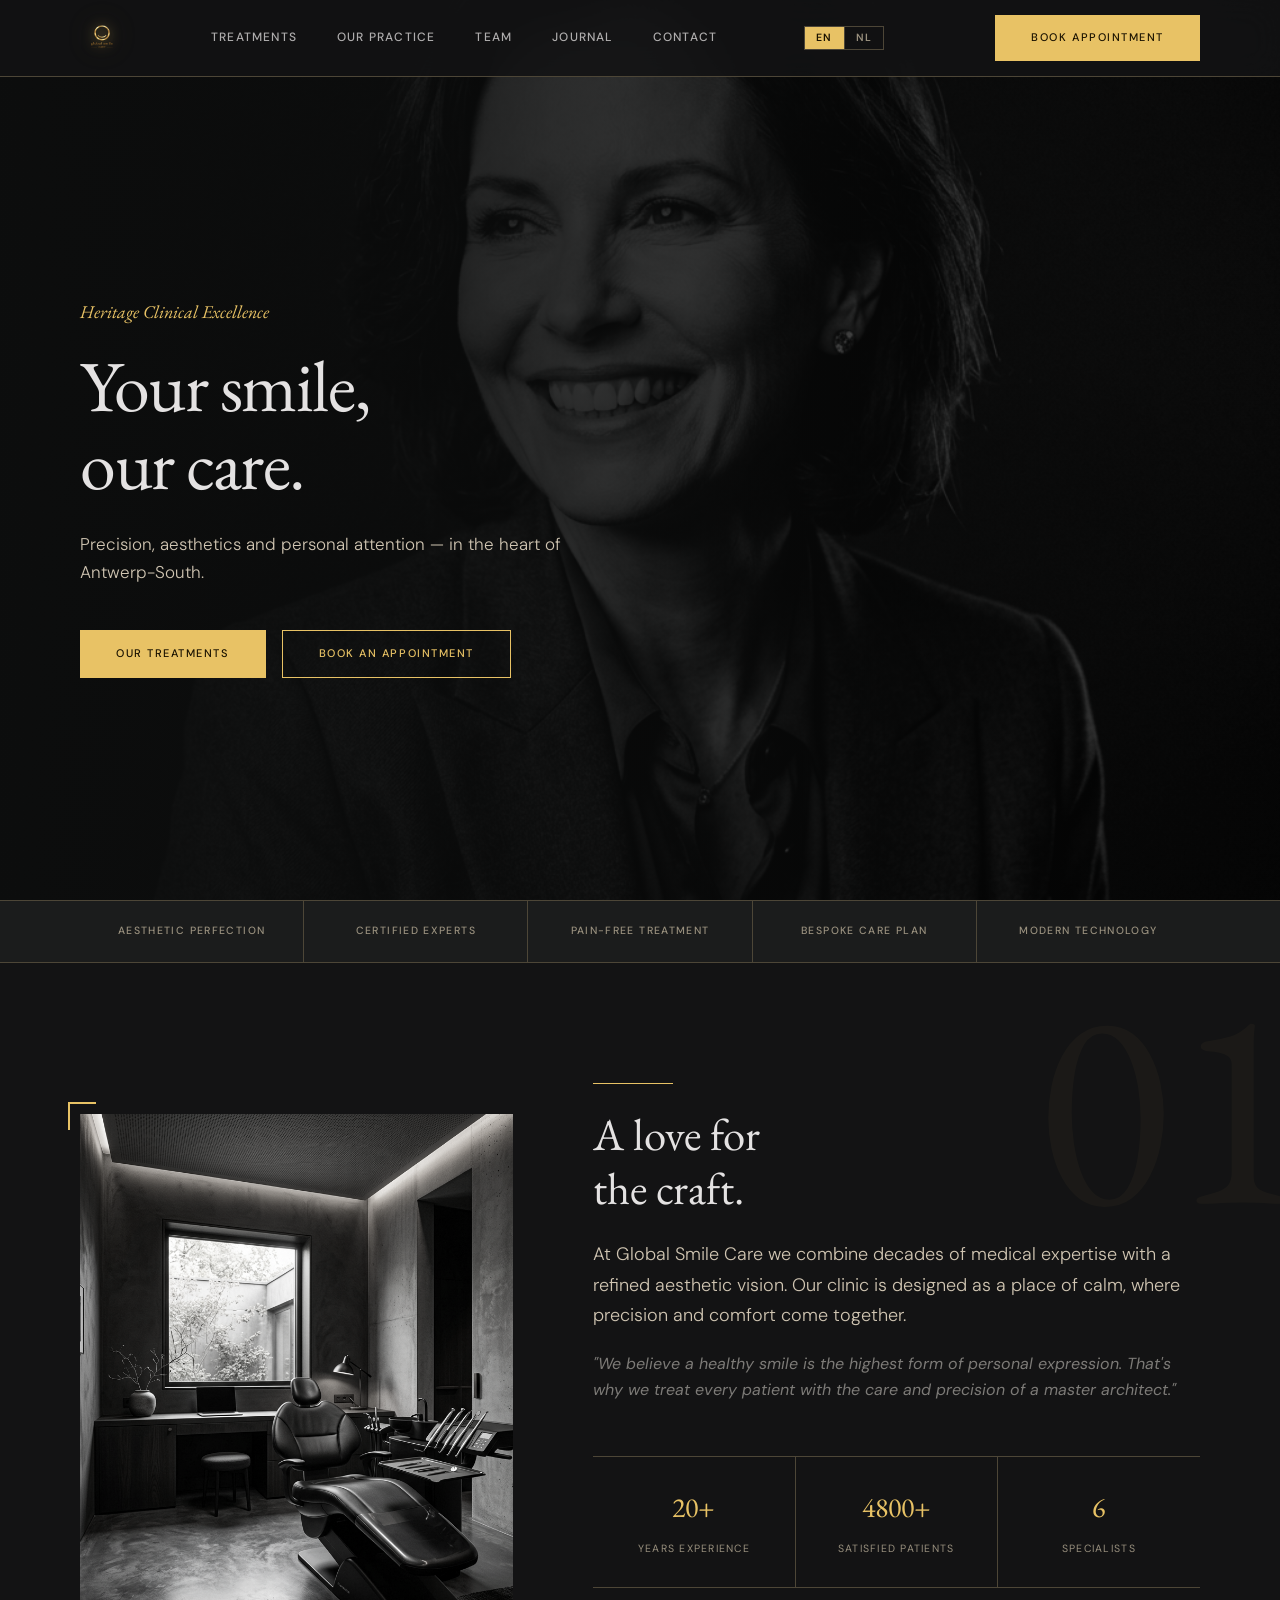
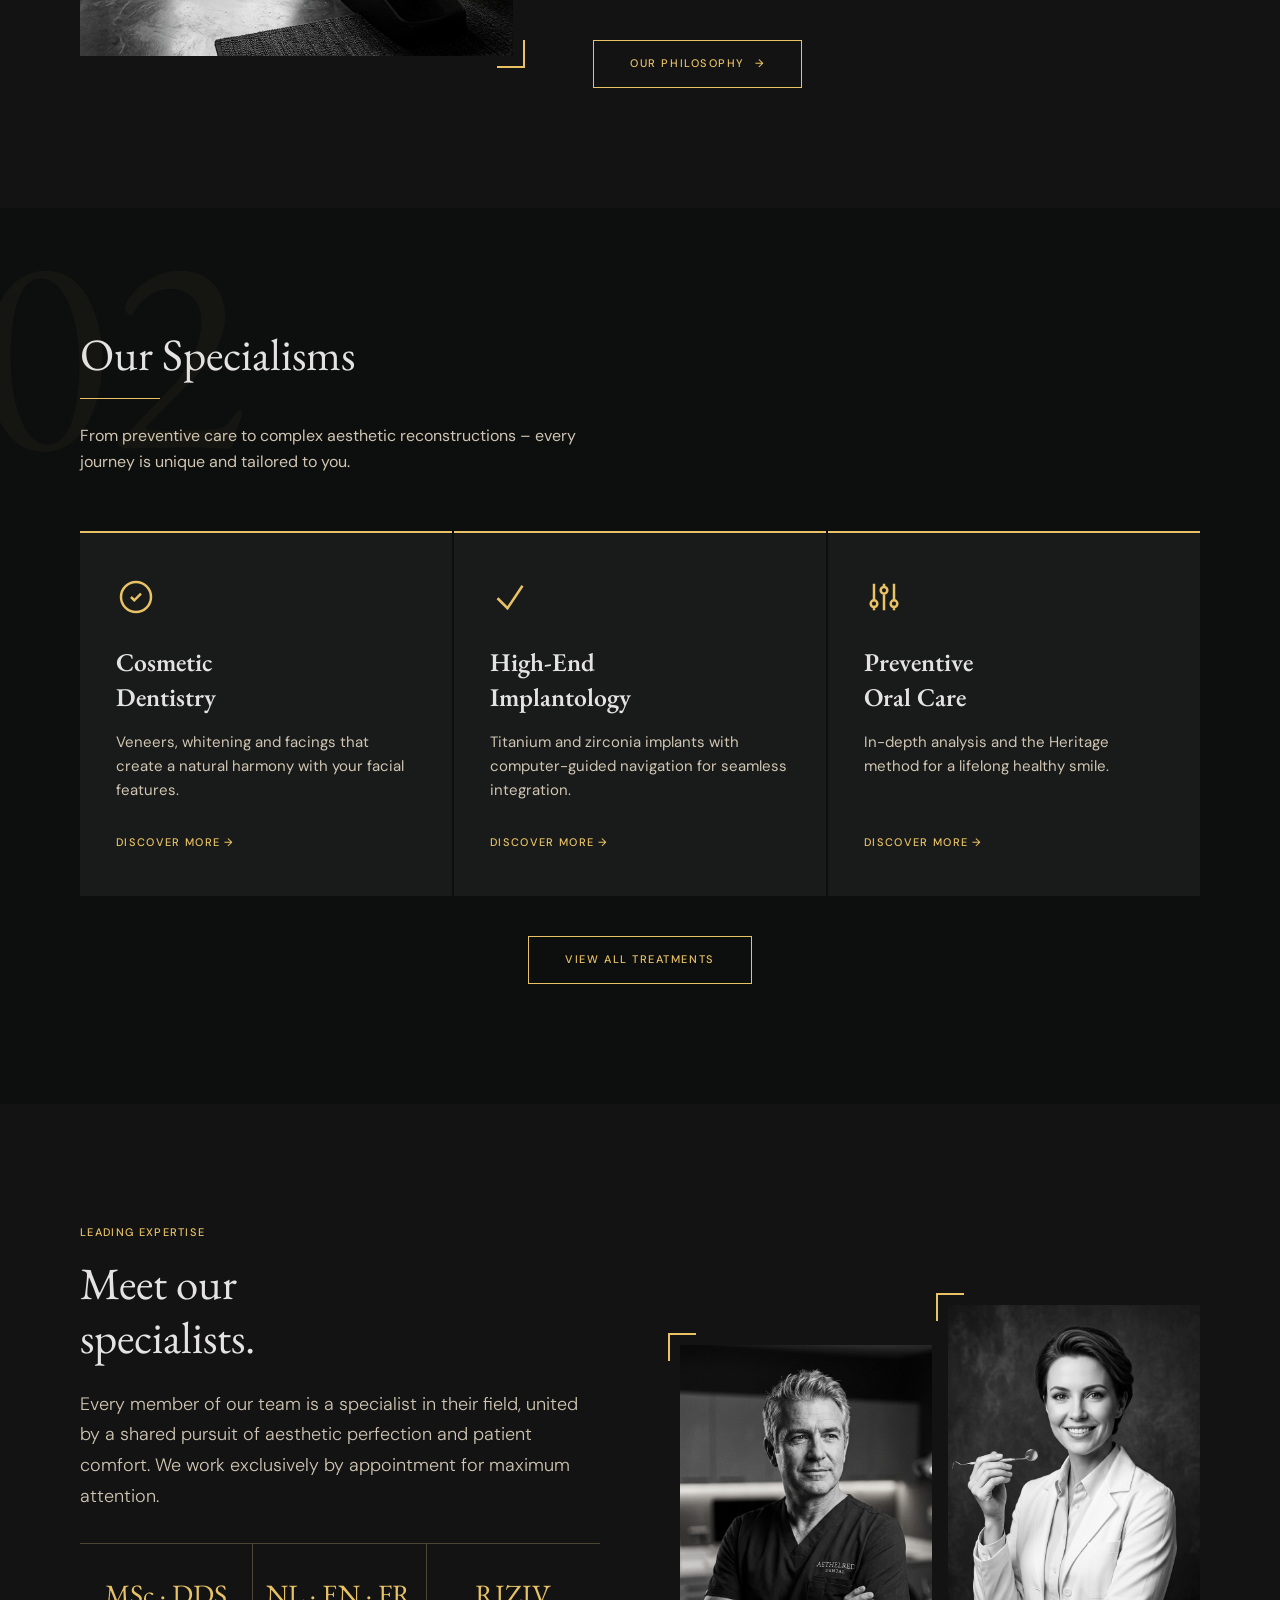
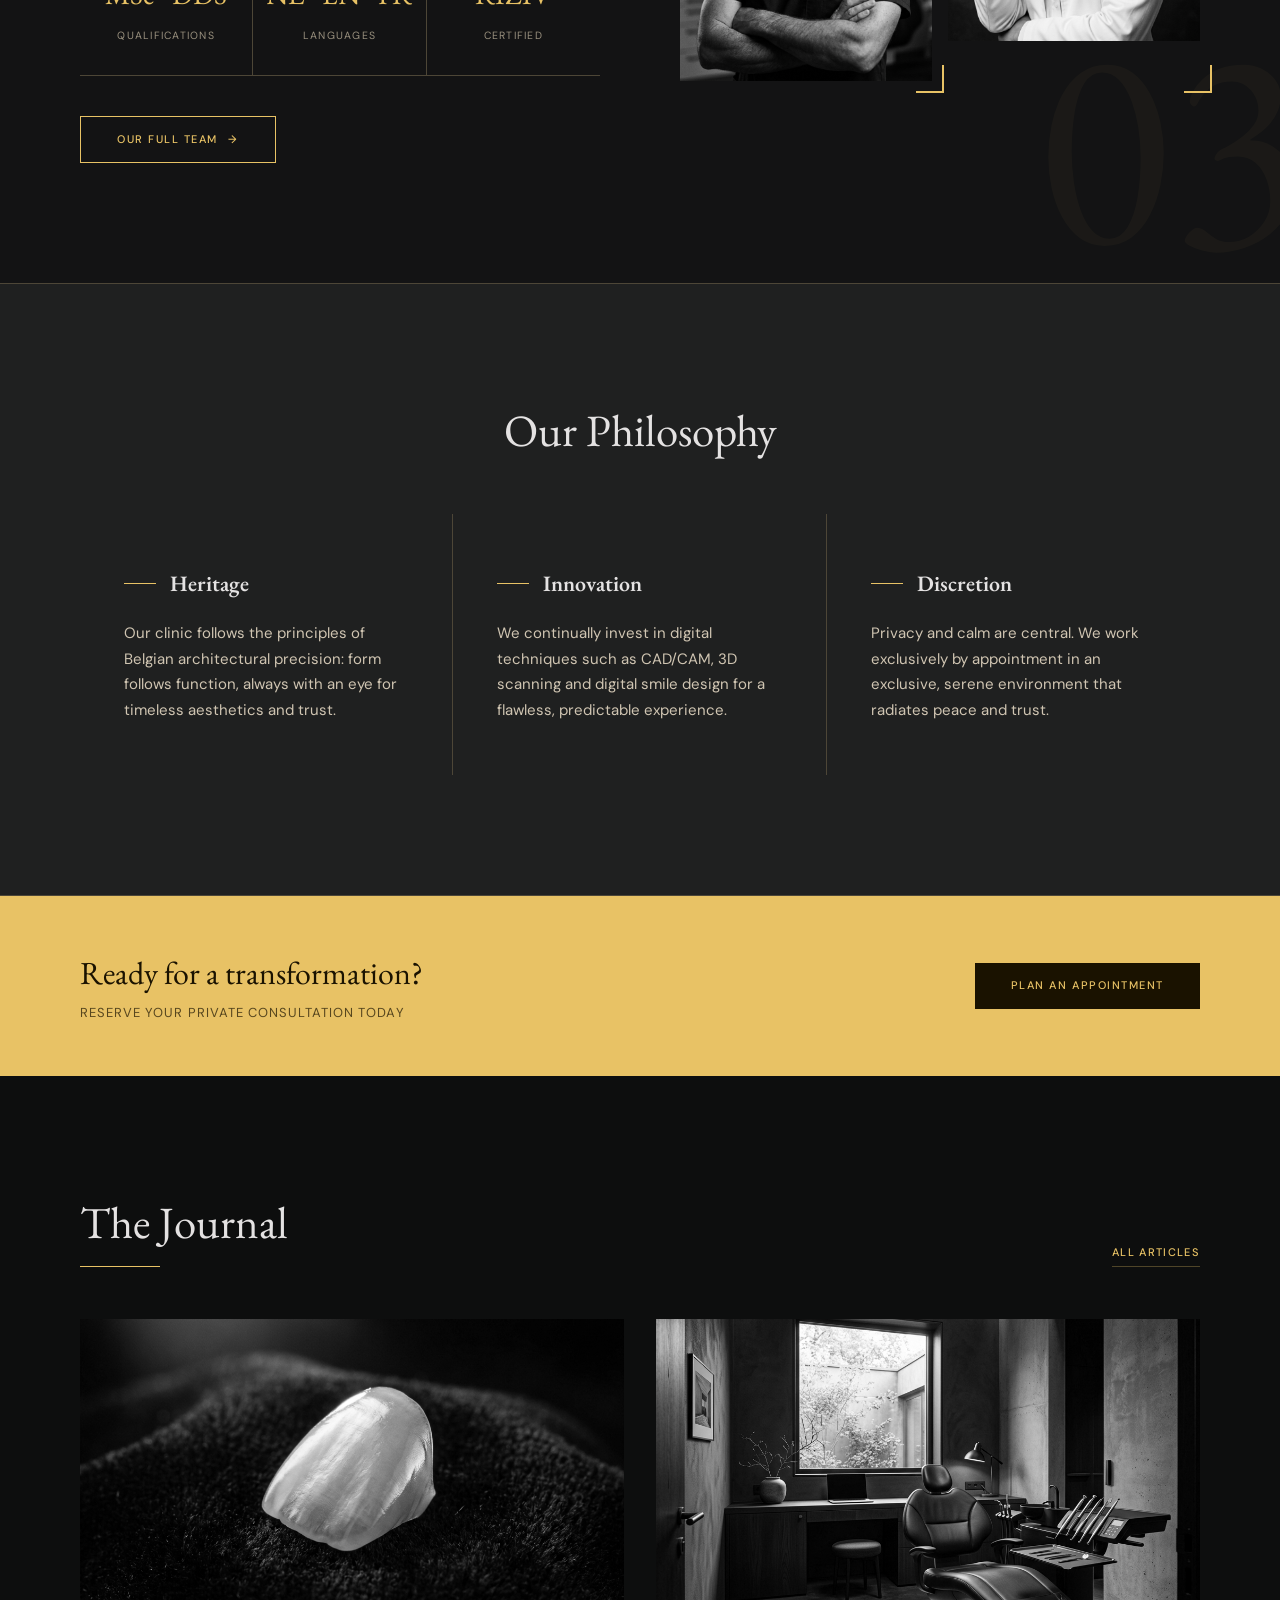
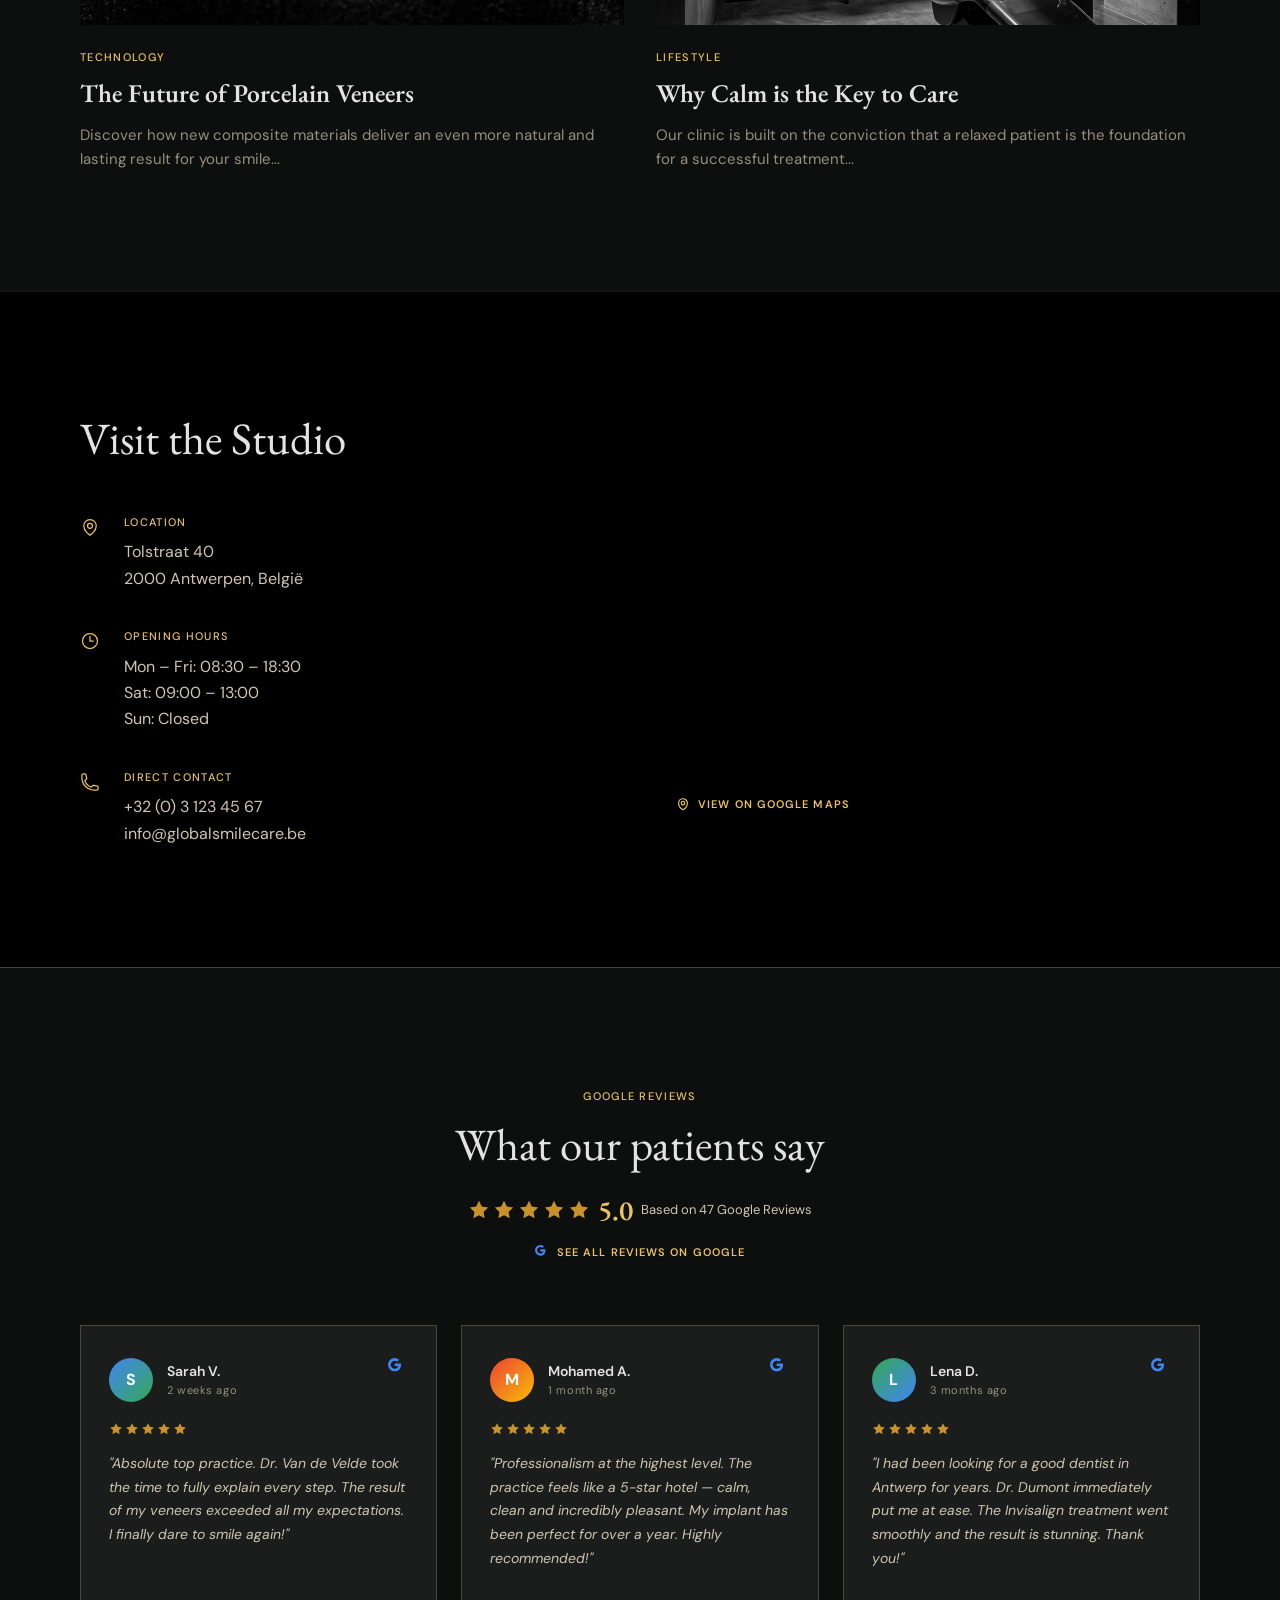
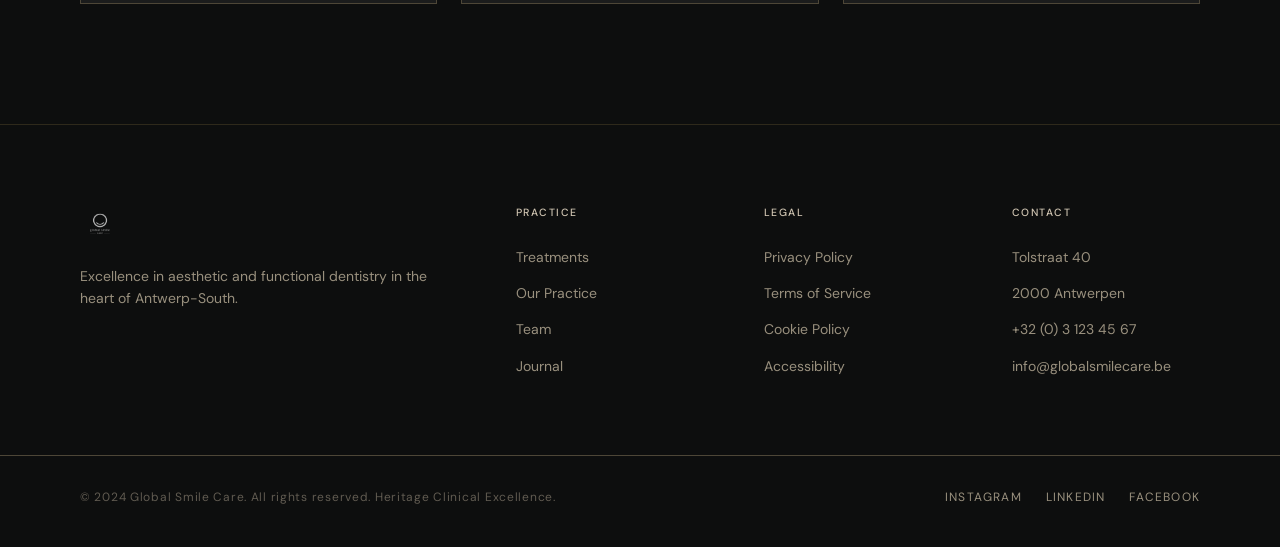
<file: index.html>
<!DOCTYPE html>
<html lang="en">
<head>
  <meta charset="utf-8"/>
  <meta name="viewport" content="width=device-width, initial-scale=1.0"/>
  <title>Global Smile Care | Heritage Clinical Excellence – Your Dentist in Antwerp</title>
  <meta name="description" content="Global Smile Care – where medical excellence and aesthetic perfection unite. Private dentistry in Antwerp-South with a focus on timeless results."/>
  <link rel="stylesheet" href="assets/style.css"/>
  <style>
    .hero { height: 100svh; }
    .hero__bg img { object-position: 65% center; }
    .pillars { display: grid; grid-template-columns: repeat(3, 1fr); gap: 0; }
    .pillar { padding: 52px 44px; border-right: 1px solid var(--outline-dim); position: relative; }
    .pillar:last-child { border-right: none; }
    .pillar__line { display: flex; align-items: center; gap: 14px; margin-bottom: 20px; }
    .pillar__dash  { width: 32px; height: 1px; background: var(--gold); }
    .pillar__title { font-family: 'EB Garamond', serif; font-size: 22px; font-weight: 600; }
    .pillar__body  { color: var(--on-muted); font-size: 15px; line-height: 1.7; }
    .filter-pill { padding: 9px 22px; border: 1px solid var(--outline-dim); font-size: 11px; font-weight: 500; letter-spacing: 0.1em; text-transform: uppercase; background: transparent; color: var(--on-muted); cursor: pointer; transition: all 0.25s; }
    .filter-pill.active, .filter-pill:hover { background: var(--gold); border-color: var(--gold); color: #1a1200; }
    @media (max-width: 768px) {
      .pillars { grid-template-columns: 1fr; }
      .pillar  { border-right: none; border-bottom: 1px solid var(--outline-dim); }
      .pillar:last-child { border-bottom: none; }
    }
  </style>
</head>
<body data-page="home">

<!-- NAVIGATION -->
<nav class="nav" id="nav">
  <div class="nav__inner">
    <a href="index.html" class="nav__logo">
      <img src="assets/images/logo.png" alt="Global Smile Care"/>
    </a>
    <div class="nav__links">
      <a href="behandelingen.html" class="nav__link" data-i18n="nav.treatments">Treatments</a>
      <a href="praktijk.html"      class="nav__link" data-i18n="nav.practice">Our Practice</a>
      <a href="team.html"          class="nav__link" data-i18n="nav.team">Team</a>
      <a href="journal.html"       class="nav__link" data-i18n="nav.journal">Journal</a>
      <a href="contact.html"       class="nav__link" data-i18n="nav.contact">Contact</a>
    </div>
    <div class="lang-switcher">
      <button class="lang-btn active" data-lang="en">EN</button>
      <button class="lang-btn"        data-lang="nl">NL</button>
    </div>
    <a href="contact.html" class="btn btn-primary nav__cta" data-i18n="nav.cta">Book Appointment</a>
    <button class="nav__hamburger" aria-label="Open menu"><span></span><span></span><span></span></button>
  </div>
  <div class="nav__mobile-menu">
    <a href="behandelingen.html" class="nav__mobile-link" data-i18n="nav.treatments">Treatments</a>
    <a href="praktijk.html"      class="nav__mobile-link" data-i18n="nav.practice">Our Practice</a>
    <a href="team.html"          class="nav__mobile-link" data-i18n="nav.team">Team</a>
    <a href="journal.html"       class="nav__mobile-link" data-i18n="nav.journal">Journal</a>
    <a href="contact.html"       class="nav__mobile-link" data-i18n="nav.contact">Contact</a>
    <div class="lang-switcher" style="width:fit-content;">
      <button class="lang-btn active" data-lang="en">EN</button>
      <button class="lang-btn"        data-lang="nl">NL</button>
    </div>
    <a href="contact.html" class="btn btn-primary" style="justify-content:center; margin-top:8px;" data-i18n="nav.mobile.cta">Book Appointment</a>
  </div>
</nav>

<!-- HERO -->
<section class="hero" id="home">
  <div class="hero__bg">
    <img src="assets/images/hero_smile_portrait.png" alt="Global Smile Care hero portrait"/>
  </div>
  <div class="hero__content" style="padding-left:var(--pad-x); max-width:1280px; width:100%;">
    <span class="hero__eyebrow" data-i18n="home.hero.eyebrow">Heritage Clinical Excellence</span>
    <h1 class="font-display hero__title" data-i18n-html="home.hero.title">Your smile,<br/>our care.</h1>
    <p class="hero__sub" data-i18n="home.hero.sub">Precision, aesthetics and personal attention — in the heart of Antwerp-South.</p>
    <div class="hero__actions">
      <a href="behandelingen.html" class="btn btn-primary" data-i18n="home.hero.btn1">Our Treatments</a>
      <a href="contact.html"       class="btn btn-ghost"   data-i18n="home.hero.btn2">Book an Appointment</a>
    </div>
  </div>
</section>

<!-- TRUST BAR -->
<div class="trust-bar">
  <div class="trust-bar__inner">
    <div class="trust-bar__item" data-i18n="home.trust.1">Aesthetic Perfection</div>
    <div class="trust-bar__item" data-i18n="home.trust.2">Certified Experts</div>
    <div class="trust-bar__item" data-i18n="home.trust.3">Pain-Free Treatment</div>
    <div class="trust-bar__item" data-i18n="home.trust.4">Bespoke Care Plan</div>
    <div class="trust-bar__item" data-i18n="home.trust.5">Modern Technology</div>
  </div>
</div>

<!-- 01 INTRO -->
<section class="section" style="position:relative; overflow:hidden;">
  <div class="watermark" style="right:-2%; top:0; left:auto;">01</div>
  <div class="container">
    <div class="split split--5-7" style="gap:80px;">
      <div class="bracket-frame reveal">
        <img src="assets/images/dental_clinic_interior.png" alt="Global Smile Care practice interior" style="width:100%; aspect-ratio:4/5; object-fit:cover; filter:grayscale(0.85);"/>
      </div>
      <div class="reveal reveal-delay-2">
        <span class="gold-rule"></span>
        <h2 class="font-headline-xl" style="margin-bottom:24px;" data-i18n-html="home.intro.title">A love for<br/>the craft.</h2>
        <p class="font-body-lg text-muted" style="margin-bottom:20px;" data-i18n="home.intro.p1">At Global Smile Care we combine decades of medical expertise with a refined aesthetic vision. Our clinic is designed as a place of calm, where precision and comfort come together.</p>
        <p class="font-body-md text-dim italic" style="margin-bottom:40px;" data-i18n="home.intro.p2">"We believe a healthy smile is the highest form of personal expression. That's why we treat every patient with the care and precision of a master architect."</p>
        <div class="stats-row">
          <div class="stats-row__item">
            <span class="stats-row__num" data-count="20" data-suffix="+">0+</span>
            <span class="stats-row__label" data-i18n="home.intro.stat1.label">Years Experience</span>
          </div>
          <div class="stats-row__item">
            <span class="stats-row__num" data-count="4800" data-suffix="+">0+</span>
            <span class="stats-row__label" data-i18n="home.intro.stat2.label">Satisfied Patients</span>
          </div>
          <div class="stats-row__item">
            <span class="stats-row__num" data-count="6" data-suffix="">0</span>
            <span class="stats-row__label" data-i18n="home.intro.stat3.label">Specialists</span>
          </div>
        </div>
        <a href="praktijk.html" class="btn btn-ghost btn-icon" data-i18n="home.intro.btn">Our Philosophy</a>
      </div>
    </div>
  </div>
</section>

<!-- 02 TREATMENTS -->
<section class="section section--dark" style="position:relative; overflow:hidden;">
  <div class="watermark" style="left:-2%; top:0;">02</div>
  <div class="container">
    <div style="margin-bottom:56px;" class="reveal">
      <h2 class="font-headline-xl" style="margin-bottom:16px;" data-i18n="home.treatments.title">Our Specialisms</h2>
      <div class="gold-rule"></div>
      <p class="text-muted font-body-md" style="max-width:540px;" data-i18n="home.treatments.sub">From preventive care to complex aesthetic reconstructions – every journey is unique and tailored to you.</p>
    </div>
    <div class="grid-3" style="gap:2px; margin-bottom:40px;">
      <div class="treatment-card reveal">
        <div class="treatment-card__icon"><svg viewBox="0 0 24 24"><path d="M9 12l2 2 4-4m6 2a9 9 0 1 1-18 0 9 9 0 0 1 18 0z"/></svg></div>
        <h3 class="font-headline-md treatment-card__title" data-i18n-html="home.card1.title">Cosmetic<br/>Dentistry</h3>
        <p class="treatment-card__body" data-i18n="home.card1.body">Veneers, whitening and facings that create a natural harmony with your facial features.</p>
        <a href="behandelingen.html" class="treatment-card__link" data-i18n="home.card1.link">Discover more →</a>
      </div>
      <div class="treatment-card reveal reveal-delay-1">
        <div class="treatment-card__icon"><svg viewBox="0 0 24 24"><path d="M4.5 12.75l6 6 9-13.5"/></svg></div>
        <h3 class="font-headline-md treatment-card__title" data-i18n-html="home.card2.title">High-End<br/>Implantology</h3>
        <p class="treatment-card__body" data-i18n="home.card2.body">Titanium and zirconia implants with computer-guided navigation for seamless integration.</p>
        <a href="behandelingen.html" class="treatment-card__link" data-i18n="home.card2.link">Discover more →</a>
      </div>
      <div class="treatment-card reveal reveal-delay-2">
        <div class="treatment-card__icon"><svg viewBox="0 0 24 24"><path d="M12 6V4m0 2a2 2 0 1 0 0 4m0-4a2 2 0 1 1 0 4m-6 8a2 2 0 1 0 0-4m0 4a2 2 0 1 1 0-4m0 4v2m0-6V4m6 6v10m6-2a2 2 0 1 0 0-4m0 4a2 2 0 1 1 0-4m0 4v2m0-6V4"/></svg></div>
        <h3 class="font-headline-md treatment-card__title" data-i18n-html="home.card3.title">Preventive<br/>Oral Care</h3>
        <p class="treatment-card__body" data-i18n="home.card3.body">In-depth analysis and the Heritage method for a lifelong healthy smile.</p>
        <a href="behandelingen.html" class="treatment-card__link" data-i18n="home.card3.link">Discover more →</a>
      </div>
    </div>
    <div style="text-align:center;" class="reveal">
      <a href="behandelingen.html" class="btn btn-ghost" data-i18n="home.treatments.btn">View All Treatments</a>
    </div>
  </div>
</section>

<!-- 03 TEAM TEASER -->
<section class="section" style="position:relative; overflow:hidden;">
  <div class="watermark" style="right:-2%; bottom:0; top:auto; left:auto;">03</div>
  <div class="container">
    <div class="split" style="gap:80px; align-items:center;">
      <div class="reveal">
        <span class="font-label text-gold" style="display:block; margin-bottom:16px;" data-i18n="home.team.eyebrow">Leading Expertise</span>
        <h2 class="font-headline-xl" style="margin-bottom:24px;" data-i18n-html="home.team.title">Meet our<br/>specialists.</h2>
        <p class="font-body-lg text-muted" style="margin-bottom:32px;" data-i18n="home.team.body">Every member of our team is a specialist in their field, united by a shared pursuit of aesthetic perfection and patient comfort. We work exclusively by appointment for maximum attention.</p>
        <div class="stats-row" style="margin:0 0 40px;">
          <div class="stats-row__item">
            <span class="stats-row__num">MSc · DDS</span>
            <span class="stats-row__label" data-i18n="home.team.stat1.label">Qualifications</span>
          </div>
          <div class="stats-row__item">
            <span class="stats-row__num">NL · EN · FR</span>
            <span class="stats-row__label" data-i18n="home.team.stat2.label">Languages</span>
          </div>
          <div class="stats-row__item">
            <span class="stats-row__num">RIZIV</span>
            <span class="stats-row__label" data-i18n="home.team.stat3.label">Certified</span>
          </div>
        </div>
        <a href="team.html" class="btn btn-ghost btn-icon" data-i18n="home.team.btn">Our Full Team</a>
      </div>
      <div class="reveal reveal-delay-2">
        <div class="grid-2" style="gap:16px;">
          <div class="bracket-frame" style="margin-top:40px;">
            <img src="assets/images/doctor_portrait_male.png" alt="Dr. Alexander Van de Velde" style="width:100%; aspect-ratio:3/4; object-fit:cover; filter:grayscale(0.9);"/>
          </div>
          <div class="bracket-frame">
            <img src="assets/images/doctor_portrait_female.png" alt="Drs. Sophie Dumont" style="width:100%; aspect-ratio:3/4; object-fit:cover; filter:grayscale(0.9);"/>
          </div>
        </div>
      </div>
    </div>
  </div>
</section>

<!-- 04 PHILOSOPHY -->
<section class="section section--mid" style="border-top:1px solid var(--outline-dim); border-bottom:1px solid var(--outline-dim);">
  <div class="container">
    <div class="reveal" style="text-align:center; margin-bottom:56px;">
      <h2 class="font-headline-xl" data-i18n="home.philosophy.title">Our Philosophy</h2>
    </div>
    <div class="pillars reveal">
      <div class="pillar">
        <div class="pillar__line"><span class="pillar__dash"></span><h3 class="pillar__title" data-i18n="home.pillar1.title">Heritage</h3></div>
        <p class="pillar__body" data-i18n="home.pillar1.body">Our clinic follows the principles of Belgian architectural precision: form follows function, always with an eye for timeless aesthetics and trust.</p>
      </div>
      <div class="pillar">
        <div class="pillar__line"><span class="pillar__dash"></span><h3 class="pillar__title" data-i18n="home.pillar2.title">Innovation</h3></div>
        <p class="pillar__body" data-i18n="home.pillar2.body">We continually invest in digital techniques such as CAD/CAM, 3D scanning and digital smile design for a flawless, predictable experience.</p>
      </div>
      <div class="pillar">
        <div class="pillar__line"><span class="pillar__dash"></span><h3 class="pillar__title" data-i18n="home.pillar3.title">Discretion</h3></div>
        <p class="pillar__body" data-i18n="home.pillar3.body">Privacy and calm are central. We work exclusively by appointment in an exclusive, serene environment that radiates peace and trust.</p>
      </div>
    </div>
  </div>
</section>

<!-- 05 CTA BAND -->
<div class="cta-band">
  <div class="cta-band__inner">
    <div>
      <div class="cta-band__title" data-i18n="home.cta.title">Ready for a transformation?</div>
      <div class="cta-band__sub"   data-i18n="home.cta.sub">Reserve your private consultation today</div>
    </div>
    <a href="contact.html" class="btn btn-primary" data-i18n="home.cta.btn">Plan an Appointment</a>
  </div>
</div>

<!-- 06 JOURNAL PREVIEW -->
<section class="section section--dark">
  <div class="container">
    <div style="display:flex; justify-content:space-between; align-items:flex-end; margin-bottom:52px;" class="reveal">
      <div>
        <h2 class="font-headline-xl" style="margin-bottom:16px;" data-i18n="home.journal.title">The Journal</h2>
        <div class="gold-rule" style="margin:0;"></div>
      </div>
      <a href="journal.html" class="btn-text font-label" data-i18n="home.journal.viewall">All Articles</a>
    </div>
    <div class="grid-2">
      <article class="journal-card reveal">
        <div class="journal-card__img"><img src="assets/images/veneer_closeup.png" alt="Porcelain Veneers article"/></div>
        <span class="journal-card__cat font-label" data-i18n="home.journal.art1.cat">Technology</span>
        <h3 class="journal-card__title font-headline-md" data-i18n="home.journal.art1.title">The Future of Porcelain Veneers</h3>
        <p class="journal-card__body" data-i18n="home.journal.art1.body">Discover how new composite materials deliver an even more natural and lasting result for your smile...</p>
      </article>
      <article class="journal-card reveal reveal-delay-2">
        <div class="journal-card__img"><img src="assets/images/dental_clinic_interior.png" alt="Rest and care article"/></div>
        <span class="journal-card__cat font-label" data-i18n="home.journal.art2.cat">Lifestyle</span>
        <h3 class="journal-card__title font-headline-md" data-i18n="home.journal.art2.title">Why Calm is the Key to Care</h3>
        <p class="journal-card__body" data-i18n="home.journal.art2.body">Our clinic is built on the conviction that a relaxed patient is the foundation for a successful treatment...</p>
      </article>
    </div>
  </div>
</section>

<!-- 07 LOCATION -->
<section class="section" style="background:#000; border-top:1px solid rgba(232,194,101,0.12);">
  <div class="container">
    <div class="split" style="gap:72px; align-items:start;">
      <div class="reveal">
        <h2 class="font-headline-xl" style="margin-bottom:48px;" data-i18n="home.location.title">Visit the Studio</h2>
        <div style="display:flex; gap:24px; margin-bottom:36px;">
          <svg width="20" height="20" viewBox="0 0 24 24" fill="none" stroke="var(--gold)" stroke-width="1.5" style="flex-shrink:0; margin-top:3px;"><path d="M15 10.5a3 3 0 1 1-6 0 3 3 0 0 1 6 0z"/><path d="M19.5 10.5c0 7.142-7.5 11.25-7.5 11.25S4.5 17.642 4.5 10.5a7.5 7.5 0 1 1 15 0z"/></svg>
          <div>
            <div class="font-label text-gold" style="margin-bottom:8px;" data-i18n="home.location.label1">Location</div>
            <address class="font-body-md text-muted">Tolstraat 40<br/>2000 Antwerpen, België</address>
          </div>
        </div>
        <div style="display:flex; gap:24px; margin-bottom:36px;">
          <svg width="20" height="20" viewBox="0 0 24 24" fill="none" stroke="var(--gold)" stroke-width="1.5" style="flex-shrink:0; margin-top:3px;"><path d="M12 6v6h4.5m4.5 0a9 9 0 1 1-18 0 9 9 0 0 1 18 0z"/></svg>
          <div>
            <div class="font-label text-gold" style="margin-bottom:8px;" data-i18n="home.location.label2">Opening Hours</div>
            <p class="font-body-md text-muted" data-i18n-html="home.location.hours">Mon – Fri: 08:30 – 18:30<br/>Sat: 09:00 – 13:00<br/>Sun: Closed</p>
          </div>
        </div>
        <div style="display:flex; gap:24px;">
          <svg width="20" height="20" viewBox="0 0 24 24" fill="none" stroke="var(--gold)" stroke-width="1.5" style="flex-shrink:0; margin-top:3px;"><path d="M2.25 6.75c0 8.284 6.716 15 15 15h2.25a2.25 2.25 0 0 0 2.25-2.25v-1.372c0-.516-.351-.966-.852-1.091l-4.423-1.106c-.44-.11-.902.055-1.173.417l-.97 1.293c-.282.376-.769.542-1.21.38a12.035 12.035 0 0 1-7.143-7.143c-.162-.441.004-.928.38-1.21l1.293-.97c.363-.271.527-.734.417-1.173L6.963 3.102a1.125 1.125 0 0 0-1.091-.852H4.5A2.25 2.25 0 0 0 2.25 4.5v2.25z"/></svg>
          <div>
            <div class="font-label text-gold" style="margin-bottom:8px;" data-i18n="home.location.label3">Direct Contact</div>
            <p class="font-body-md text-muted">+32 (0) 3 123 45 67</p>
            <p class="font-body-md text-muted">info@globalsmilecare.be</p>
          </div>
        </div>
      </div>
      <div class="reveal reveal-delay-2" style="flex:1;">
        <iframe
          src="https://www.google.com/maps/embed?pb=!1m18!1m12!1m3!1d2498.9!2d4.40!3d51.21!2m3!1f0!2f0!3f0!3m2!1i1024!2i768!4f13.1!3m3!1m2!1s0x47c3f6b94f5b!2sTolstraat%2040%2C%202000%20Antwerpen%2C%20Belgium!5e0!3m2!1sen!2sbe!4v1"
          width="100%"
          height="360"
          style="border:0; filter:grayscale(1) invert(0.9) contrast(1.1); opacity:0.85;"
          allowfullscreen=""
          loading="lazy"
          referrerpolicy="no-referrer-when-downgrade"
          title="Global Smile Care – Tolstraat 40, Antwerpen">
        </iframe>
        <a href="https://maps.google.com/?q=Tolstraat+40,+2000+Antwerpen,+Belgium" target="_blank" rel="noopener"
           style="display:inline-flex; align-items:center; gap:8px; margin-top:16px; color:var(--gold); font-size:11px; font-weight:600; letter-spacing:0.1em; text-transform:uppercase; text-decoration:none; transition:opacity 0.2s;"
           onmouseover="this.style.opacity='0.7'" onmouseout="this.style.opacity='1'">
          <svg width="14" height="14" viewBox="0 0 24 24" fill="none" stroke="currentColor" stroke-width="2"><path d="M15 10.5a3 3 0 1 1-6 0 3 3 0 0 1 6 0z"/><path d="M19.5 10.5c0 7.142-7.5 11.25-7.5 11.25S4.5 17.642 4.5 10.5a7.5 7.5 0 1 1 15 0z"/></svg>
          <span data-i18n="home.location.mapbadge">View on Google Maps</span>
        </a>
      </div>
    </div>
  </div>
</section>

<!-- 08 GOOGLE REVIEWS -->
<section class="section section--dark" style="border-top:1px solid var(--outline-dim);">
  <div class="container">
    <div style="text-align:center; margin-bottom:56px;" class="reveal">
      <span class="font-label text-gold" style="display:block; margin-bottom:12px;" data-i18n="home.reviews.eyebrow">Google Reviews</span>
      <h2 class="font-headline-xl" style="margin-bottom:16px;" data-i18n="home.reviews.title">What our patients say</h2>
      <div style="display:flex; align-items:center; justify-content:center; gap:8px; margin-bottom:8px;">
        <div style="display:flex; gap:3px;">
          <svg width="22" height="22" viewBox="0 0 24 24" fill="#C8922A"><path d="M12 2l3.09 6.26L22 9.27l-5 4.87 1.18 6.88L12 17.77l-6.18 3.25L7 14.14 2 9.27l6.91-1.01L12 2z"/></svg>
          <svg width="22" height="22" viewBox="0 0 24 24" fill="#C8922A"><path d="M12 2l3.09 6.26L22 9.27l-5 4.87 1.18 6.88L12 17.77l-6.18 3.25L7 14.14 2 9.27l6.91-1.01L12 2z"/></svg>
          <svg width="22" height="22" viewBox="0 0 24 24" fill="#C8922A"><path d="M12 2l3.09 6.26L22 9.27l-5 4.87 1.18 6.88L12 17.77l-6.18 3.25L7 14.14 2 9.27l6.91-1.01L12 2z"/></svg>
          <svg width="22" height="22" viewBox="0 0 24 24" fill="#C8922A"><path d="M12 2l3.09 6.26L22 9.27l-5 4.87 1.18 6.88L12 17.77l-6.18 3.25L7 14.14 2 9.27l6.91-1.01L12 2z"/></svg>
          <svg width="22" height="22" viewBox="0 0 24 24" fill="#C8922A"><path d="M12 2l3.09 6.26L22 9.27l-5 4.87 1.18 6.88L12 17.77l-6.18 3.25L7 14.14 2 9.27l6.91-1.01L12 2z"/></svg>
        </div>
        <span style="font-family:'EB Garamond',serif; font-size:28px; font-weight:600; color:var(--gold);">5.0</span>
        <span style="color:var(--on-muted); font-size:13px;" data-i18n="home.reviews.count">Based on 47 Google Reviews</span>
      </div>
      <a href="https://maps.google.com/?q=Global+Smile+Care+Tolstraat+40+Antwerpen" target="_blank" rel="noopener"
         style="display:inline-flex; align-items:center; gap:6px; color:var(--gold); font-size:11px; font-weight:600; letter-spacing:0.1em; text-transform:uppercase; text-decoration:none; margin-top:4px;">
        <svg width="16" height="16" viewBox="0 0 24 24"><path d="M15.545 6.558a9.42 9.42 0 0 1 .139 1.626c0 2.434-.87 4.492-2.384 5.885h.002C11.978 15.292 10.158 16 8 16A8 8 0 1 1 8 0a7.689 7.689 0 0 1 5.352 2.082l-2.284 2.284A4.347 4.347 0 0 0 8 3.166c-2.087 0-3.86 1.408-4.492 3.304a4.792 4.792 0 0 0 0 3.063h.003c.635 1.893 2.405 3.301 4.492 3.301 1.078 0 2.004-.276 2.722-.764h-.003a3.702 3.702 0 0 0 1.599-2.431H8v-3.08h7.545z" fill="#4285F4"/></svg>
        <span data-i18n="home.reviews.link">See all reviews on Google</span>
      </a>
    </div>

    <div class="grid-3" style="gap:24px;">

      <div class="review-card reveal" style="background:var(--surface); border:1px solid var(--outline-dim); padding:32px 28px; position:relative; transition:border-color 0.3s;">
        <div style="display:flex; justify-content:space-between; align-items:flex-start; margin-bottom:20px;">
          <div style="display:flex; align-items:center; gap:14px;">
            <div style="width:44px; height:44px; border-radius:50%; background:linear-gradient(135deg,#4285F4,#34A853); display:flex; align-items:center; justify-content:center; font-size:16px; font-weight:700; color:#fff; flex-shrink:0;">S</div>
            <div>
              <div style="font-size:14px; font-weight:600; color:var(--on-bg);">Sarah V.</div>
              <div style="font-size:11px; color:var(--outline); letter-spacing:0.05em;">2 weeks ago</div>
            </div>
          </div>
          <svg width="20" height="20" viewBox="0 0 24 24" style="flex-shrink:0;"><path d="M15.545 6.558a9.42 9.42 0 0 1 .139 1.626c0 2.434-.87 4.492-2.384 5.885h.002C11.978 15.292 10.158 16 8 16A8 8 0 1 1 8 0a7.689 7.689 0 0 1 5.352 2.082l-2.284 2.284A4.347 4.347 0 0 0 8 3.166c-2.087 0-3.86 1.408-4.492 3.304a4.792 4.792 0 0 0 0 3.063h.003c.635 1.893 2.405 3.301 4.492 3.301 1.078 0 2.004-.276 2.722-.764h-.003a3.702 3.702 0 0 0 1.599-2.431H8v-3.08h7.545z" fill="#4285F4"/></svg>
        </div>
        <div style="display:flex; gap:2px; margin-bottom:16px;">
          <svg width="14" height="14" viewBox="0 0 24 24" fill="#C8922A"><path d="M12 2l3.09 6.26L22 9.27l-5 4.87 1.18 6.88L12 17.77l-6.18 3.25L7 14.14 2 9.27l6.91-1.01L12 2z"/></svg>
          <svg width="14" height="14" viewBox="0 0 24 24" fill="#C8922A"><path d="M12 2l3.09 6.26L22 9.27l-5 4.87 1.18 6.88L12 17.77l-6.18 3.25L7 14.14 2 9.27l6.91-1.01L12 2z"/></svg>
          <svg width="14" height="14" viewBox="0 0 24 24" fill="#C8922A"><path d="M12 2l3.09 6.26L22 9.27l-5 4.87 1.18 6.88L12 17.77l-6.18 3.25L7 14.14 2 9.27l6.91-1.01L12 2z"/></svg>
          <svg width="14" height="14" viewBox="0 0 24 24" fill="#C8922A"><path d="M12 2l3.09 6.26L22 9.27l-5 4.87 1.18 6.88L12 17.77l-6.18 3.25L7 14.14 2 9.27l6.91-1.01L12 2z"/></svg>
          <svg width="14" height="14" viewBox="0 0 24 24" fill="#C8922A"><path d="M12 2l3.09 6.26L22 9.27l-5 4.87 1.18 6.88L12 17.77l-6.18 3.25L7 14.14 2 9.27l6.91-1.01L12 2z"/></svg>
        </div>
        <p style="font-size:14px; line-height:1.7; color:var(--on-muted); font-style:italic;" data-i18n="home.review1.text">"Absolute top practice. Dr. Van de Velde took the time to fully explain every step. The result of my veneers exceeded all my expectations. I finally dare to smile again!"</p>
      </div>

      <div class="review-card reveal reveal-delay-1" style="background:var(--surface); border:1px solid var(--outline-dim); padding:32px 28px; position:relative; transition:border-color 0.3s;">
        <div style="display:flex; justify-content:space-between; align-items:flex-start; margin-bottom:20px;">
          <div style="display:flex; align-items:center; gap:14px;">
            <div style="width:44px; height:44px; border-radius:50%; background:linear-gradient(135deg,#EA4335,#FBBC05); display:flex; align-items:center; justify-content:center; font-size:16px; font-weight:700; color:#fff; flex-shrink:0;">M</div>
            <div>
              <div style="font-size:14px; font-weight:600; color:var(--on-bg);">Mohamed A.</div>
              <div style="font-size:11px; color:var(--outline); letter-spacing:0.05em;">1 month ago</div>
            </div>
          </div>
          <svg width="20" height="20" viewBox="0 0 24 24" style="flex-shrink:0;"><path d="M15.545 6.558a9.42 9.42 0 0 1 .139 1.626c0 2.434-.87 4.492-2.384 5.885h.002C11.978 15.292 10.158 16 8 16A8 8 0 1 1 8 0a7.689 7.689 0 0 1 5.352 2.082l-2.284 2.284A4.347 4.347 0 0 0 8 3.166c-2.087 0-3.86 1.408-4.492 3.304a4.792 4.792 0 0 0 0 3.063h.003c.635 1.893 2.405 3.301 4.492 3.301 1.078 0 2.004-.276 2.722-.764h-.003a3.702 3.702 0 0 0 1.599-2.431H8v-3.08h7.545z" fill="#4285F4"/></svg>
        </div>
        <div style="display:flex; gap:2px; margin-bottom:16px;">
          <svg width="14" height="14" viewBox="0 0 24 24" fill="#C8922A"><path d="M12 2l3.09 6.26L22 9.27l-5 4.87 1.18 6.88L12 17.77l-6.18 3.25L7 14.14 2 9.27l6.91-1.01L12 2z"/></svg>
          <svg width="14" height="14" viewBox="0 0 24 24" fill="#C8922A"><path d="M12 2l3.09 6.26L22 9.27l-5 4.87 1.18 6.88L12 17.77l-6.18 3.25L7 14.14 2 9.27l6.91-1.01L12 2z"/></svg>
          <svg width="14" height="14" viewBox="0 0 24 24" fill="#C8922A"><path d="M12 2l3.09 6.26L22 9.27l-5 4.87 1.18 6.88L12 17.77l-6.18 3.25L7 14.14 2 9.27l6.91-1.01L12 2z"/></svg>
          <svg width="14" height="14" viewBox="0 0 24 24" fill="#C8922A"><path d="M12 2l3.09 6.26L22 9.27l-5 4.87 1.18 6.88L12 17.77l-6.18 3.25L7 14.14 2 9.27l6.91-1.01L12 2z"/></svg>
          <svg width="14" height="14" viewBox="0 0 24 24" fill="#C8922A"><path d="M12 2l3.09 6.26L22 9.27l-5 4.87 1.18 6.88L12 17.77l-6.18 3.25L7 14.14 2 9.27l6.91-1.01L12 2z"/></svg>
        </div>
        <p style="font-size:14px; line-height:1.7; color:var(--on-muted); font-style:italic;" data-i18n="home.review2.text">"Professionalism at the highest level. The practice feels like a 5-star hotel — calm, clean and incredibly pleasant. My implant has been perfect for over a year. Highly recommended!"</p>
      </div>

      <div class="review-card reveal reveal-delay-2" style="background:var(--surface); border:1px solid var(--outline-dim); padding:32px 28px; position:relative; transition:border-color 0.3s;">
        <div style="display:flex; justify-content:space-between; align-items:flex-start; margin-bottom:20px;">
          <div style="display:flex; align-items:center; gap:14px;">
            <div style="width:44px; height:44px; border-radius:50%; background:linear-gradient(135deg,#34A853,#4285F4); display:flex; align-items:center; justify-content:center; font-size:16px; font-weight:700; color:#fff; flex-shrink:0;">L</div>
            <div>
              <div style="font-size:14px; font-weight:600; color:var(--on-bg);">Lena D.</div>
              <div style="font-size:11px; color:var(--outline); letter-spacing:0.05em;">3 months ago</div>
            </div>
          </div>
          <svg width="20" height="20" viewBox="0 0 24 24" style="flex-shrink:0;"><path d="M15.545 6.558a9.42 9.42 0 0 1 .139 1.626c0 2.434-.87 4.492-2.384 5.885h.002C11.978 15.292 10.158 16 8 16A8 8 0 1 1 8 0a7.689 7.689 0 0 1 5.352 2.082l-2.284 2.284A4.347 4.347 0 0 0 8 3.166c-2.087 0-3.86 1.408-4.492 3.304a4.792 4.792 0 0 0 0 3.063h.003c.635 1.893 2.405 3.301 4.492 3.301 1.078 0 2.004-.276 2.722-.764h-.003a3.702 3.702 0 0 0 1.599-2.431H8v-3.08h7.545z" fill="#4285F4"/></svg>
        </div>
        <div style="display:flex; gap:2px; margin-bottom:16px;">
          <svg width="14" height="14" viewBox="0 0 24 24" fill="#C8922A"><path d="M12 2l3.09 6.26L22 9.27l-5 4.87 1.18 6.88L12 17.77l-6.18 3.25L7 14.14 2 9.27l6.91-1.01L12 2z"/></svg>
          <svg width="14" height="14" viewBox="0 0 24 24" fill="#C8922A"><path d="M12 2l3.09 6.26L22 9.27l-5 4.87 1.18 6.88L12 17.77l-6.18 3.25L7 14.14 2 9.27l6.91-1.01L12 2z"/></svg>
          <svg width="14" height="14" viewBox="0 0 24 24" fill="#C8922A"><path d="M12 2l3.09 6.26L22 9.27l-5 4.87 1.18 6.88L12 17.77l-6.18 3.25L7 14.14 2 9.27l6.91-1.01L12 2z"/></svg>
          <svg width="14" height="14" viewBox="0 0 24 24" fill="#C8922A"><path d="M12 2l3.09 6.26L22 9.27l-5 4.87 1.18 6.88L12 17.77l-6.18 3.25L7 14.14 2 9.27l6.91-1.01L12 2z"/></svg>
          <svg width="14" height="14" viewBox="0 0 24 24" fill="#C8922A"><path d="M12 2l3.09 6.26L22 9.27l-5 4.87 1.18 6.88L12 17.77l-6.18 3.25L7 14.14 2 9.27l6.91-1.01L12 2z"/></svg>
        </div>
        <p style="font-size:14px; line-height:1.7; color:var(--on-muted); font-style:italic;" data-i18n="home.review3.text">"I had been looking for a good dentist in Antwerp for years. Dr. Dumont immediately put me at ease. The Invisalign treatment went smoothly and the result is stunning. Thank you!"</p>
      </div>

    </div>
  </div>
</section>

<!-- FOOTER -->
<footer class="footer">
  <div class="footer__grid">
    <div>
      <div class="footer__logo"><img src="assets/images/logo.png" alt="Global Smile Care"/></div>
      <p class="footer__tagline" data-i18n="footer.tagline">Excellence in aesthetic and functional dentistry in the heart of Antwerp-South.</p>
    </div>
    <div>
      <div class="footer__col-title" data-i18n="footer.col1">Practice</div>
      <a href="behandelingen.html" class="footer__link" data-i18n="footer.link.treatments">Treatments</a>
      <a href="praktijk.html"      class="footer__link" data-i18n="footer.link.practice">Our Practice</a>
      <a href="team.html"          class="footer__link" data-i18n="footer.link.team">Team</a>
      <a href="journal.html"       class="footer__link" data-i18n="footer.link.journal">Journal</a>
    </div>
    <div>
      <div class="footer__col-title" data-i18n="footer.col2">Legal</div>
      <a href="#" class="footer__link" data-i18n="footer.link.privacy">Privacy Policy</a>
      <a href="#" class="footer__link" data-i18n="footer.link.terms">Terms of Service</a>
      <a href="#" class="footer__link" data-i18n="footer.link.cookies">Cookie Policy</a>
      <a href="#" class="footer__link" data-i18n="footer.link.access">Accessibility</a>
    </div>
    <div>
      <div class="footer__col-title" data-i18n="footer.col3">Contact</div>
      <p class="footer__link" style="cursor:default;">Tolstraat 40</p>
      <p class="footer__link" style="cursor:default;">2000 Antwerpen</p>
      <a href="tel:+3231234567"            class="footer__link">+32 (0) 3 123 45 67</a>
      <a href="mailto:info@globalsmilecare.be" class="footer__link">info@globalsmilecare.be</a>
    </div>
  </div>
  <div class="footer__bottom">
    <p class="footer__copy" data-i18n="footer.copy">© 2024 Global Smile Care. All rights reserved. Heritage Clinical Excellence.</p>
    <div class="footer__socials">
      <a href="#" class="footer__social">Instagram</a>
      <a href="#" class="footer__social">LinkedIn</a>
      <a href="#" class="footer__social">Facebook</a>
    </div>
  </div>
</footer>

<script src="assets/translations.js"></script>
<script src="assets/main.js"></script>
</body>
</html>
</file>
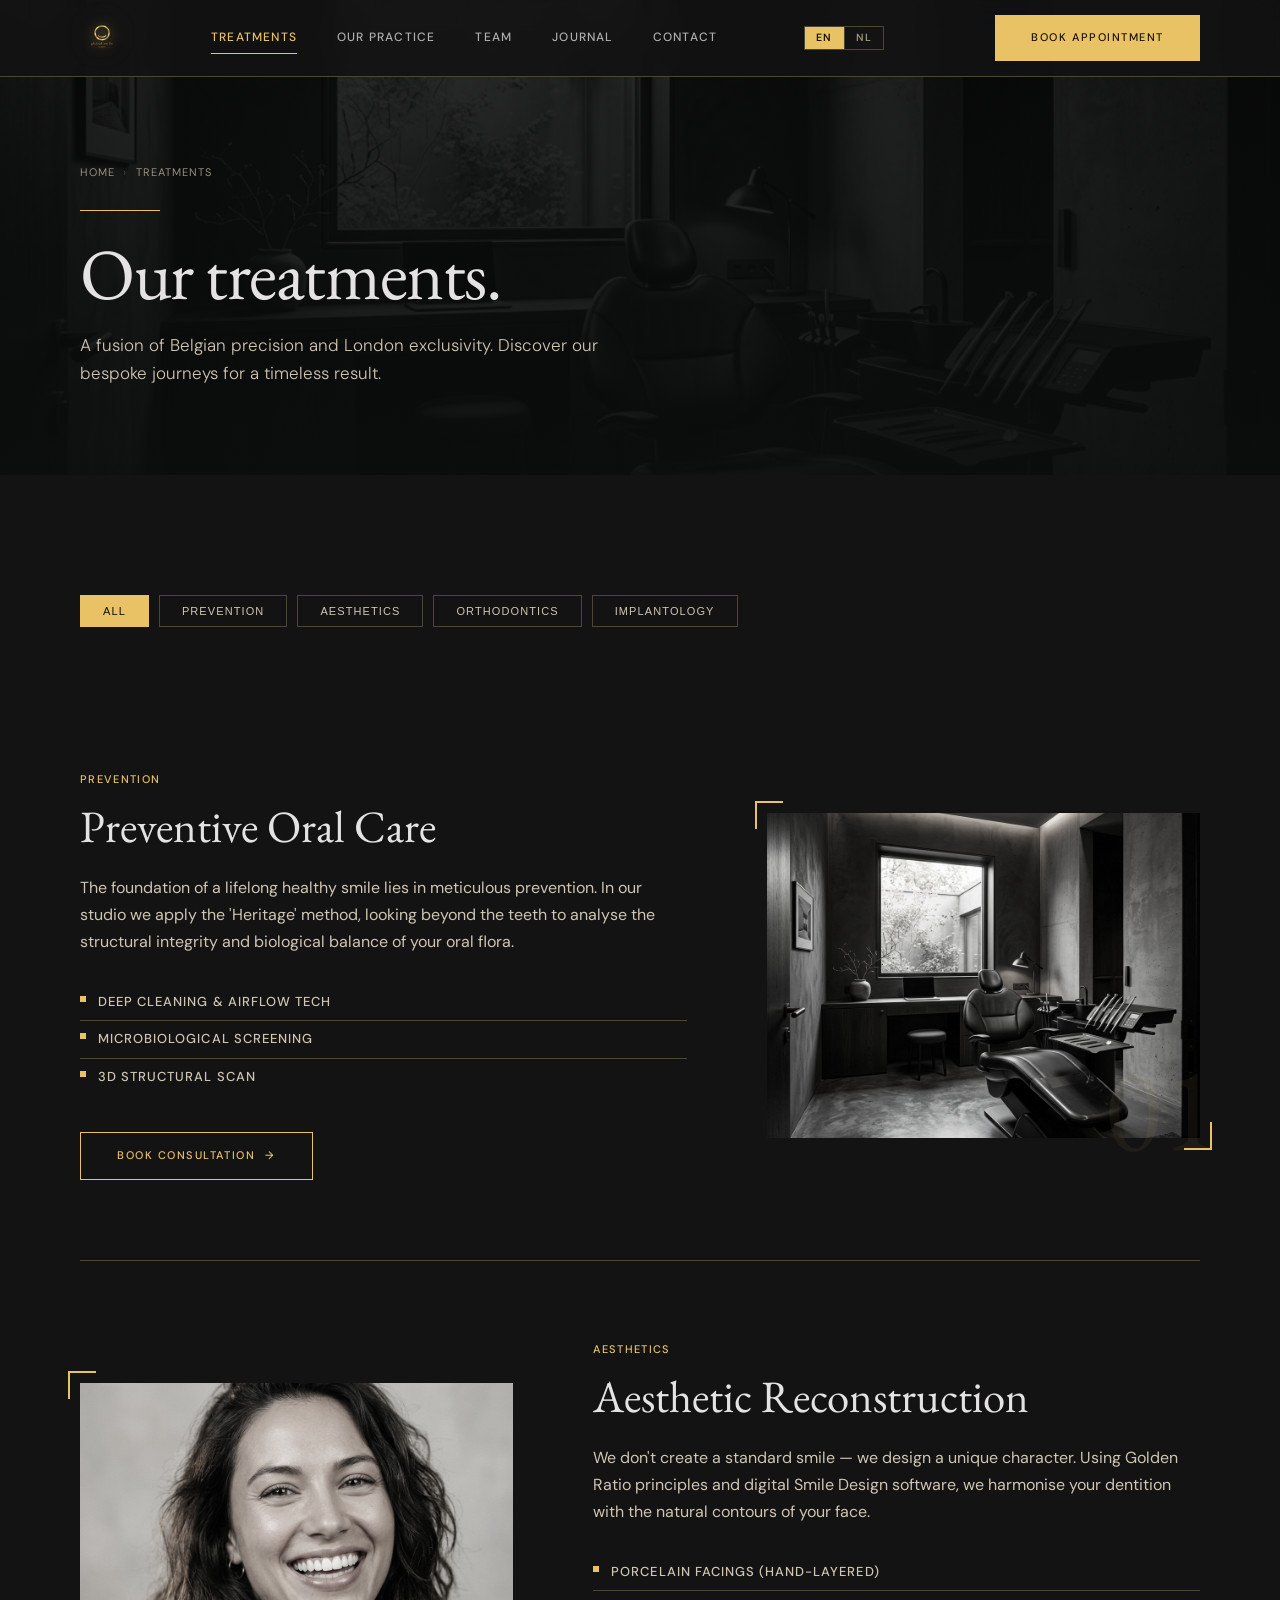
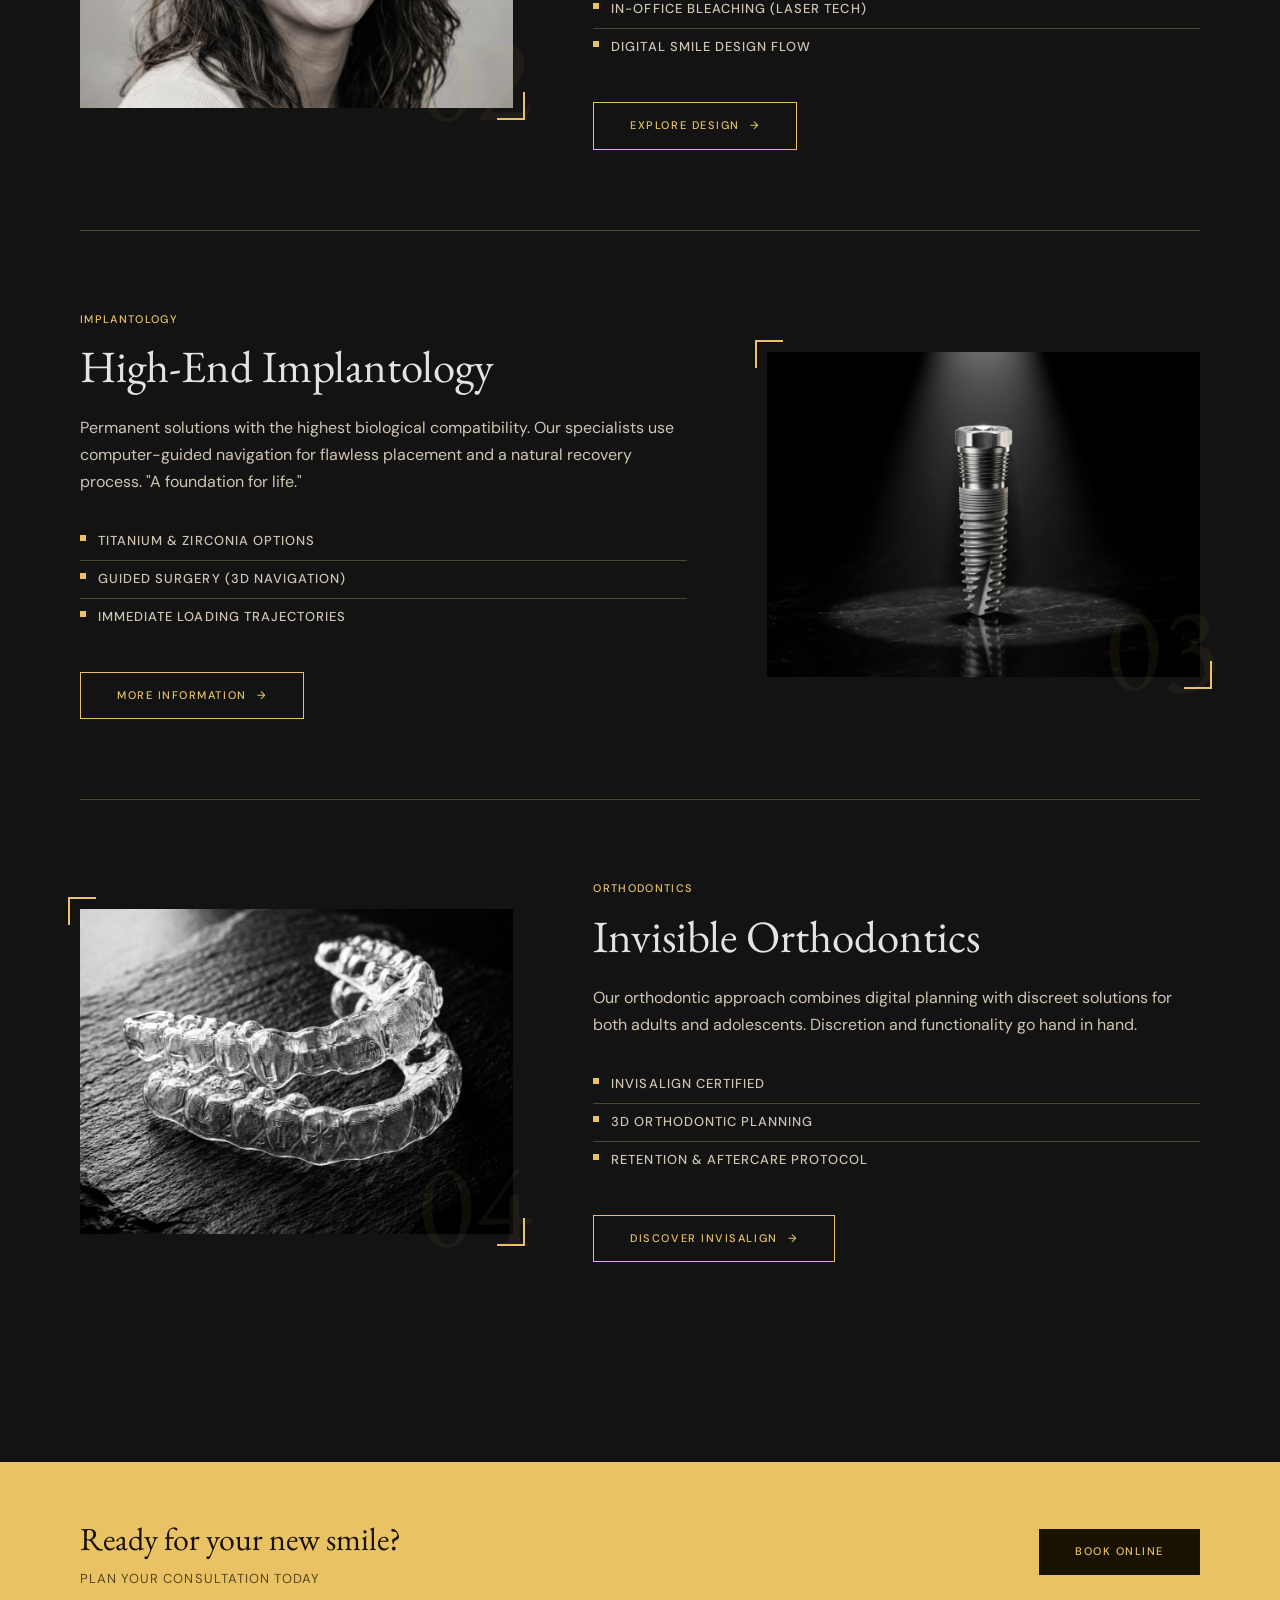
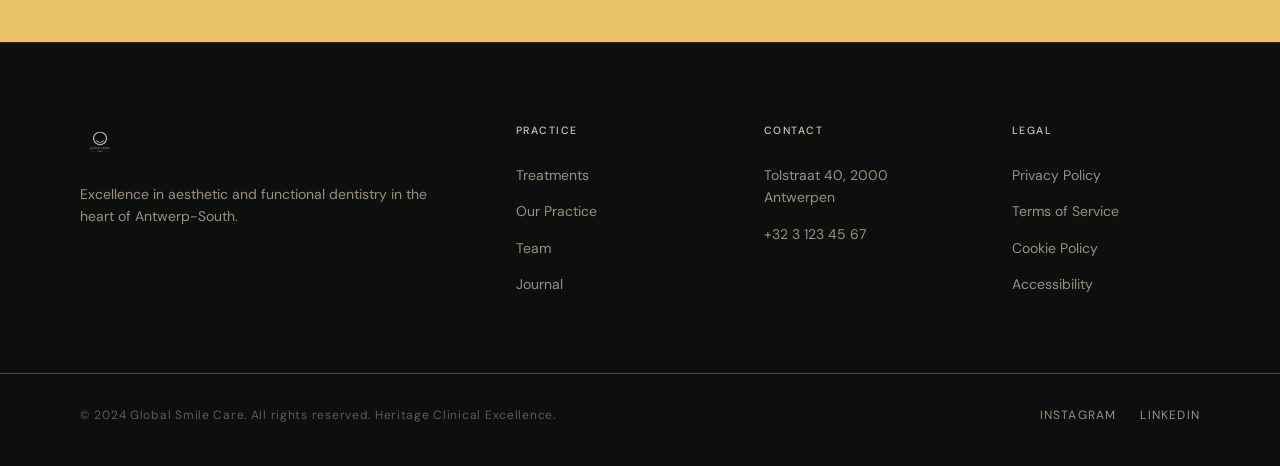
<file: behandelingen.html>
<!DOCTYPE html>
<html lang="en">
<head>
  <meta charset="utf-8"/>
  <meta name="viewport" content="width=device-width, initial-scale=1.0"/>
  <title>Treatments | Global Smile Care – Aesthetic Dentistry Antwerp</title>
  <meta name="description" content="Discover our treatments: cosmetic dentistry, implantology, orthodontics, teeth whitening and preventive care – performed by specialists in Antwerp."/>
  <link rel="stylesheet" href="assets/style.css"/>
  <style>
    .filter-pills { display:flex; gap:10px; flex-wrap:wrap; margin-bottom:64px; }
    .filter-pill { padding:9px 22px; border:1px solid var(--outline-dim); font-size:11px; font-weight:500; letter-spacing:0.1em; text-transform:uppercase; background:transparent; color:var(--on-muted); cursor:pointer; transition:all 0.25s; }
    .filter-pill.active,.filter-pill:hover { background:var(--gold); border-color:var(--gold); color:#1a1200; }
    .treatment-block { display:grid; grid-template-columns:5fr 7fr; gap:80px; align-items:center; padding:80px 0; border-bottom:1px solid var(--outline-dim); }
    .treatment-block:nth-child(even) { grid-template-columns:7fr 5fr; }
    .treatment-block:nth-child(even) .treatment-block__img     { order:2; }
    .treatment-block:nth-child(even) .treatment-block__content { order:1; }
    .treatment-block:last-child { border-bottom:none; }
    .treatment-block__img img { width:100%; aspect-ratio:4/3; object-fit:cover; filter:grayscale(0.8); transition:filter 0.6s; }
    .treatment-block:hover .treatment-block__img img { filter:grayscale(0.2); }
    .treatment-block__num { font-family:'EB Garamond',serif; font-size:120px; font-weight:300; color:var(--gold); opacity:0.06; position:absolute; right:-20px; bottom:-30px; line-height:1; user-select:none; }
    .treatment-block__tag { color:var(--gold); margin-bottom:12px; display:block; }
    .treatment-block__title { margin-bottom:20px; }
    .treatment-block__body { color:var(--on-muted); font-size:16px; line-height:1.7; margin-bottom:28px; }
    .bullet-list { margin-bottom:36px; }
    .bullet-list li { display:flex; align-items:flex-start; gap:12px; font-size:13px; font-weight:500; letter-spacing:0.08em; text-transform:uppercase; color:var(--on-muted); padding:8px 0; border-bottom:1px solid var(--outline-dim); }
    .bullet-list li::before { content:''; display:block; width:6px; height:6px; background:var(--gold); flex-shrink:0; margin-top:4px; }
    .bullet-list li:last-child { border-bottom:none; }
    @media (max-width:768px) {
      .treatment-block,.treatment-block:nth-child(even) { grid-template-columns:1fr; gap:32px; padding:48px 0; }
      .treatment-block:nth-child(even) .treatment-block__img,.treatment-block:nth-child(even) .treatment-block__content { order:0; }
    }
  </style>
</head>
<body data-page="treatments">

<!-- NAVIGATION -->
<nav class="nav">
  <div class="nav__inner">
    <a href="index.html" class="nav__logo"><img src="assets/images/logo.png" alt="Global Smile Care"/></a>
    <div class="nav__links">
      <a href="behandelingen.html" class="nav__link active" data-i18n="nav.treatments">Treatments</a>
      <a href="praktijk.html"      class="nav__link"        data-i18n="nav.practice">Our Practice</a>
      <a href="team.html"          class="nav__link"        data-i18n="nav.team">Team</a>
      <a href="journal.html"       class="nav__link"        data-i18n="nav.journal">Journal</a>
      <a href="contact.html"       class="nav__link"        data-i18n="nav.contact">Contact</a>
    </div>
    <div class="lang-switcher">
      <button class="lang-btn active" data-lang="en">EN</button>
      <button class="lang-btn"        data-lang="nl">NL</button>
    </div>
    <a href="contact.html" class="btn btn-primary nav__cta" data-i18n="nav.cta">Book Appointment</a>
    <button class="nav__hamburger" aria-label="Open menu"><span></span><span></span><span></span></button>
  </div>
  <div class="nav__mobile-menu">
    <a href="behandelingen.html" class="nav__mobile-link" data-i18n="nav.treatments">Treatments</a>
    <a href="praktijk.html"      class="nav__mobile-link" data-i18n="nav.practice">Our Practice</a>
    <a href="team.html"          class="nav__mobile-link" data-i18n="nav.team">Team</a>
    <a href="journal.html"       class="nav__mobile-link" data-i18n="nav.journal">Journal</a>
    <a href="contact.html"       class="nav__mobile-link" data-i18n="nav.contact">Contact</a>
    <div class="lang-switcher" style="width:fit-content;">
      <button class="lang-btn active" data-lang="en">EN</button>
      <button class="lang-btn"        data-lang="nl">NL</button>
    </div>
    <a href="contact.html" class="btn btn-primary" style="justify-content:center; margin-top:8px;" data-i18n="nav.mobile.cta">Book Appointment</a>
  </div>
</nav>

<!-- PAGE HERO -->
<header class="page-hero" style="background:var(--bg-soft);">
  <div class="page-hero__bg"><img src="assets/images/dental_clinic_interior.png" alt="Treatments background"/></div>
  <div class="page-hero__content">
    <div class="page-hero__breadcrumb">
      <a href="index.html">Home</a><span class="sep">›</span>
      <span data-i18n="tr.breadcrumb">Treatments</span>
    </div>
    <div class="gold-rule"></div>
    <h1 class="font-display page-hero__title" data-i18n="tr.hero.title">Our treatments.</h1>
    <p class="page-hero__sub" data-i18n="tr.hero.sub">A fusion of Belgian precision and London exclusivity. Discover our bespoke journeys for a timeless result.</p>
  </div>
</header>

<main>
  <section class="section">
    <div class="container">

      <!-- Filter pills -->
      <div class="filter-pills reveal">
        <button class="filter-pill active" data-filter="all"          data-i18n="tr.filter.all">All</button>
        <button class="filter-pill"        data-filter="prevention"   data-i18n="tr.filter.prevention">Prevention</button>
        <button class="filter-pill"        data-filter="aesthetics"   data-i18n="tr.filter.aesthetics">Aesthetics</button>
        <button class="filter-pill"        data-filter="orthodontics" data-i18n="tr.filter.orthodontics">Orthodontics</button>
        <button class="filter-pill"        data-filter="implants"     data-i18n="tr.filter.implants">Implantology</button>
      </div>

      <!-- 01 Preventive -->
      <div class="treatment-block reveal" data-category="prevention">
        <div class="treatment-block__img bracket-frame" style="position:relative;">
          <img src="assets/images/dental_clinic_interior.png" alt="Preventive Oral Care"/>
          <div class="treatment-block__num">01</div>
        </div>
        <div class="treatment-block__content">
          <span class="treatment-block__tag font-label" data-i18n="tr.1.tag">Prevention</span>
          <h2 class="font-headline-xl treatment-block__title" data-i18n="tr.1.title">Preventive Oral Care</h2>
          <p class="treatment-block__body" data-i18n="tr.1.body">The foundation of a lifelong healthy smile lies in meticulous prevention. In our studio we apply the 'Heritage' method, looking beyond the teeth to analyse the structural integrity and biological balance of your oral flora.</p>
          <ul class="bullet-list">
            <li data-i18n="tr.1.b1">Deep Cleaning &amp; Airflow Tech</li>
            <li data-i18n="tr.1.b2">Microbiological Screening</li>
            <li data-i18n="tr.1.b3">3D Structural Scan</li>
          </ul>
          <a href="contact.html" class="btn btn-ghost btn-icon" data-i18n="tr.1.cta">Book Consultation</a>
        </div>
      </div>

      <!-- 02 Aesthetic -->
      <div class="treatment-block reveal" data-category="aesthetics">
        <div class="treatment-block__img bracket-frame" style="position:relative;">
          <img src="assets/images/smile_whitening_portrait.png" alt="Aesthetic Reconstruction"/>
          <div class="treatment-block__num">02</div>
        </div>
        <div class="treatment-block__content">
          <span class="treatment-block__tag font-label" data-i18n="tr.2.tag">Aesthetics</span>
          <h2 class="font-headline-xl treatment-block__title" data-i18n="tr.2.title">Aesthetic Reconstruction</h2>
          <p class="treatment-block__body" data-i18n="tr.2.body">We don't create a standard smile — we design a unique character. Using Golden Ratio principles and digital Smile Design software, we harmonise your dentition with the natural contours of your face.</p>
          <ul class="bullet-list">
            <li data-i18n="tr.2.b1">Porcelain Facings (Hand-Layered)</li>
            <li data-i18n="tr.2.b2">In-Office Bleaching (Laser Tech)</li>
            <li data-i18n="tr.2.b3">Digital Smile Design Flow</li>
          </ul>
          <a href="tandenbleking.html" class="btn btn-ghost btn-icon" data-i18n="tr.2.cta">Explore Design</a>
        </div>
      </div>

      <!-- 03 Implantology -->
      <div class="treatment-block reveal" data-category="implants">
        <div class="treatment-block__img bracket-frame" style="position:relative;">
          <img src="assets/images/dental_implant_hero.png" alt="High-End Implantology"/>
          <div class="treatment-block__num">03</div>
        </div>
        <div class="treatment-block__content">
          <span class="treatment-block__tag font-label" data-i18n="tr.3.tag">Implantology</span>
          <h2 class="font-headline-xl treatment-block__title" data-i18n="tr.3.title">High-End Implantology</h2>
          <p class="treatment-block__body" data-i18n="tr.3.body">Permanent solutions with the highest biological compatibility. Our specialists use computer-guided navigation for flawless placement and a natural recovery process.</p>
          <ul class="bullet-list">
            <li data-i18n="tr.3.b1">Titanium &amp; Zirconia Options</li>
            <li data-i18n="tr.3.b2">Guided Surgery (3D Navigation)</li>
            <li data-i18n="tr.3.b3">Immediate Loading Trajectories</li>
          </ul>
          <a href="contact.html" class="btn btn-ghost btn-icon" data-i18n="tr.3.cta">More Information</a>
        </div>
      </div>

      <!-- 04 Orthodontics -->
      <div class="treatment-block reveal" data-category="orthodontics">
        <div class="treatment-block__img bracket-frame" style="position:relative;">
          <img src="assets/images/orthodontic_aligners.png" alt="Invisible Orthodontics"/>
          <div class="treatment-block__num">04</div>
        </div>
        <div class="treatment-block__content">
          <span class="treatment-block__tag font-label" data-i18n="tr.4.tag">Orthodontics</span>
          <h2 class="font-headline-xl treatment-block__title" data-i18n="tr.4.title">Invisible Orthodontics</h2>
          <p class="treatment-block__body" data-i18n="tr.4.body">Our orthodontic approach combines digital planning with discreet solutions for both adults and adolescents. Discretion and functionality go hand in hand.</p>
          <ul class="bullet-list">
            <li data-i18n="tr.4.b1">Invisalign Certified</li>
            <li data-i18n="tr.4.b2">3D Orthodontic Planning</li>
            <li data-i18n="tr.4.b3">Retention &amp; Aftercare Protocol</li>
          </ul>
          <a href="contact.html" class="btn btn-ghost btn-icon" data-i18n="tr.4.cta">Discover Invisalign</a>
        </div>
      </div>

    </div>
  </section>

  <div class="cta-band">
    <div class="cta-band__inner">
      <div>
        <div class="cta-band__title" data-i18n="tr.cta.title">Ready for your new smile?</div>
        <div class="cta-band__sub"   data-i18n="tr.cta.sub">Plan your consultation today</div>
      </div>
      <a href="contact.html" class="btn btn-primary" data-i18n="tr.cta.btn">Book Online</a>
    </div>
  </div>
</main>

<!-- FOOTER -->
<footer class="footer">
  <div class="footer__grid">
    <div>
      <div class="footer__logo"><img src="assets/images/logo.png" alt="Global Smile Care"/></div>
      <p class="footer__tagline" data-i18n="footer.tagline">Excellence in aesthetic and functional dentistry.</p>
    </div>
    <div>
      <div class="footer__col-title" data-i18n="footer.col1">Practice</div>
      <a href="behandelingen.html" class="footer__link" data-i18n="footer.link.treatments">Treatments</a>
      <a href="praktijk.html"      class="footer__link" data-i18n="footer.link.practice">Our Practice</a>
      <a href="team.html"          class="footer__link" data-i18n="footer.link.team">Team</a>
      <a href="journal.html"       class="footer__link" data-i18n="footer.link.journal">Journal</a>
    </div>
    <div>
      <div class="footer__col-title" data-i18n="footer.col3">Contact</div>
      <p class="footer__link" style="cursor:default;">Tolstraat 40, 2000 Antwerpen</p>
      <a href="tel:+3231234567" class="footer__link">+32 3 123 45 67</a>
    </div>
    <div>
      <div class="footer__col-title" data-i18n="footer.col2">Legal</div>
      <a href="#" class="footer__link" data-i18n="footer.link.privacy">Privacy Policy</a>
      <a href="#" class="footer__link" data-i18n="footer.link.terms">Terms of Service</a>
      <a href="#" class="footer__link" data-i18n="footer.link.cookies">Cookie Policy</a>
      <a href="#" class="footer__link" data-i18n="footer.link.access">Accessibility</a>
    </div>
  </div>
  <div class="footer__bottom">
    <p class="footer__copy" data-i18n="footer.copy">© 2024 Global Smile Care. All rights reserved.</p>
    <div class="footer__socials">
      <a href="#" class="footer__social">Instagram</a>
      <a href="#" class="footer__social">LinkedIn</a>
    </div>
  </div>
</footer>

<script src="assets/translations.js"></script>
<script src="assets/main.js"></script>
</body>
</html>
</file>
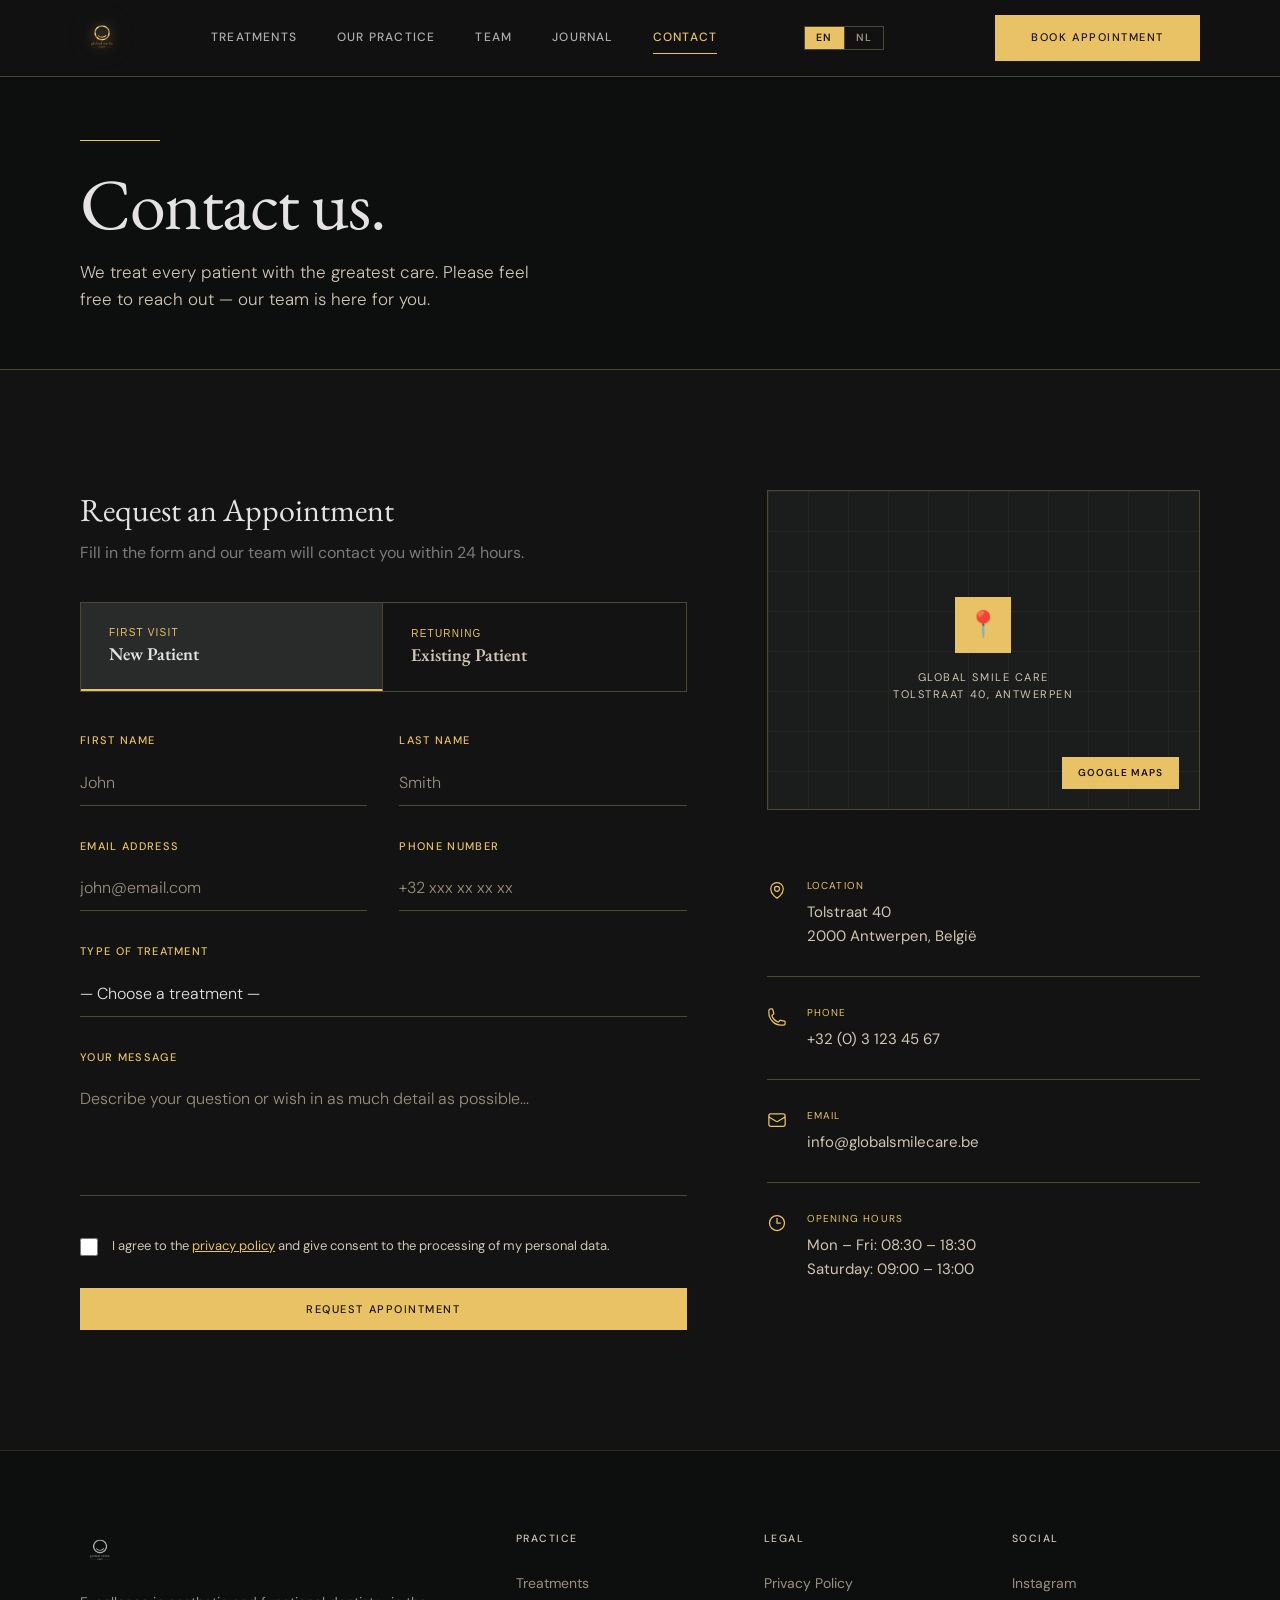
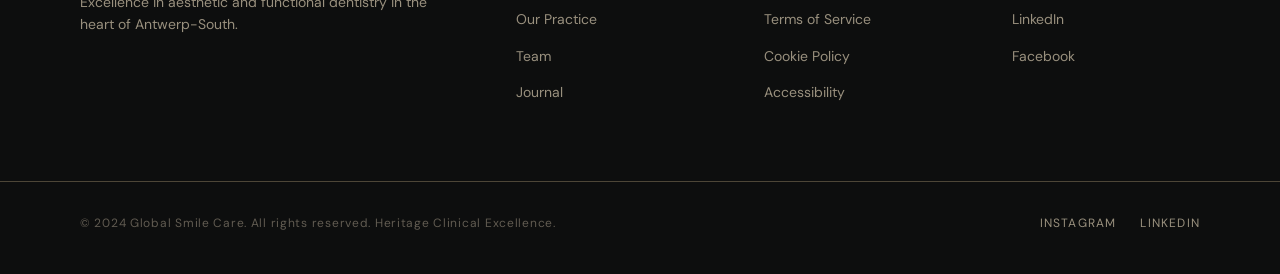
<file: contact.html>
<!DOCTYPE html>
<html lang="en">
<head>
  <meta charset="utf-8"/>
  <meta name="viewport" content="width=device-width, initial-scale=1.0"/>
  <title>Contact & Appointment | Global Smile Care – Private Dental Practice Antwerp</title>
  <meta name="description" content="Book an appointment at Global Smile Care in Antwerp. New and existing patients welcome. Call us, send an email or fill in the contact form."/>
  <link rel="stylesheet" href="assets/style.css"/>
  <style>
    .patient-selector { display:grid; grid-template-columns:1fr 1fr; gap:0; margin-bottom:40px; border:1px solid var(--outline-dim); }
    .patient-type { padding:24px 28px; cursor:pointer; border:none; background:transparent; color:var(--on-muted); text-align:left; border-right:1px solid var(--outline-dim); transition:background 0.3s,color 0.3s; }
    .patient-type:last-child { border-right:none; }
    .patient-type.active,.patient-type:hover { background:var(--surface-hi); color:var(--on-bg); }
    .patient-type.active { border-bottom:2px solid var(--gold); }
    .patient-type__label { font-size:10px; letter-spacing:0.12em; text-transform:uppercase; color:var(--gold); display:block; margin-bottom:4px; }
    .patient-type__title { font-family:'EB Garamond',serif; font-size:18px; font-weight:600; }
    .info-card { display:flex; gap:20px; align-items:flex-start; padding:28px 0; border-bottom:1px solid var(--outline-dim); }
    .info-card:last-child { border-bottom:none; }
    .info-card__icon { color:var(--gold); flex-shrink:0; margin-top:2px; }
    .info-card__label { font-size:10px; letter-spacing:0.12em; text-transform:uppercase; color:var(--gold); display:block; margin-bottom:6px; }
    .info-card__content { font-size:15px; line-height:1.6; color:var(--on-muted); }
    .info-card__content a { color:var(--on-muted); transition:color 0.25s; }
    .info-card__content a:hover { color:var(--gold); }
    .form-row { display:grid; grid-template-columns:1fr 1fr; gap:32px; }
    @media (max-width:768px) { .patient-selector { grid-template-columns:1fr; } .patient-type { border-right:none; border-bottom:1px solid var(--outline-dim); } .form-row { grid-template-columns:1fr; gap:0; } }
  </style>
</head>
<body data-page="contact">

<nav class="nav">
  <div class="nav__inner">
    <a href="index.html" class="nav__logo"><img src="assets/images/logo.png" alt="Global Smile Care"/></a>
    <div class="nav__links">
      <a href="behandelingen.html" class="nav__link"        data-i18n="nav.treatments">Treatments</a>
      <a href="praktijk.html"      class="nav__link"        data-i18n="nav.practice">Our Practice</a>
      <a href="team.html"          class="nav__link"        data-i18n="nav.team">Team</a>
      <a href="journal.html"       class="nav__link"        data-i18n="nav.journal">Journal</a>
      <a href="contact.html"       class="nav__link active" data-i18n="nav.contact">Contact</a>
    </div>
    <div class="lang-switcher">
      <button class="lang-btn active" data-lang="en">EN</button>
      <button class="lang-btn"        data-lang="nl">NL</button>
    </div>
    <a href="contact.html" class="btn btn-primary nav__cta" data-i18n="nav.cta">Book Appointment</a>
    <button class="nav__hamburger" aria-label="Open menu"><span></span><span></span><span></span></button>
  </div>
  <div class="nav__mobile-menu">
    <a href="behandelingen.html" class="nav__mobile-link" data-i18n="nav.treatments">Treatments</a>
    <a href="praktijk.html"      class="nav__mobile-link" data-i18n="nav.practice">Our Practice</a>
    <a href="team.html"          class="nav__mobile-link" data-i18n="nav.team">Team</a>
    <a href="journal.html"       class="nav__mobile-link" data-i18n="nav.journal">Journal</a>
    <a href="contact.html"       class="nav__mobile-link" data-i18n="nav.contact">Contact</a>
    <div class="lang-switcher" style="width:fit-content;">
      <button class="lang-btn active" data-lang="en">EN</button>
      <button class="lang-btn"        data-lang="nl">NL</button>
    </div>
    <a href="contact.html" class="btn btn-primary" style="justify-content:center; margin-top:8px;" data-i18n="nav.mobile.cta">Book Appointment</a>
  </div>
</nav>

<header style="padding-top:76px; background:var(--bg-soft); border-bottom:1px solid var(--outline-dim);">
  <div class="container" style="padding-top:64px; padding-bottom:56px;">
    <span class="gold-rule reveal"></span>
    <h1 class="font-display reveal" style="margin-bottom:16px;" data-i18n="ct.hero.title">Contact us.</h1>
    <p class="reveal reveal-delay-1" style="color:var(--on-muted); font-size:17px; max-width:480px; line-height:1.6; font-weight:300;" data-i18n="ct.hero.sub">We treat every patient with the greatest care. Please feel free to reach out — our team is here for you.</p>
  </div>
</header>

<main>
  <section class="section">
    <div class="container">
      <div class="split split--7-5" style="gap:80px; align-items:start;">

        <div class="reveal">
          <h2 class="font-headline-lg" style="margin-bottom:8px;" data-i18n="ct.form.title">Request an Appointment</h2>
          <p class="text-dim font-body-md" style="margin-bottom:36px;" data-i18n="ct.form.sub">Fill in the form and our team will contact you within 24 hours.</p>

          <div class="patient-selector">
            <button class="patient-type active" id="btn-new">
              <span class="patient-type__label" data-i18n="ct.pt.new.label">First visit</span>
              <span class="patient-type__title" data-i18n="ct.pt.new.title">New Patient</span>
            </button>
            <button class="patient-type" id="btn-existing">
              <span class="patient-type__label" data-i18n="ct.pt.ex.label">Returning</span>
              <span class="patient-type__title" data-i18n="ct.pt.ex.title">Existing Patient</span>
            </button>
          </div>

          <form id="contactForm" onsubmit="handleSubmit(event);">
            <div class="form-row">
              <div class="form-group">
                <label class="form-label" for="voornaam" data-i18n="ct.f.firstname">First Name</label>
                <input id="voornaam" type="text" class="form-input" data-i18n-placeholder="ct.f.firstname.ph" placeholder="John" required/>
              </div>
              <div class="form-group">
                <label class="form-label" for="achternaam" data-i18n="ct.f.lastname">Last Name</label>
                <input id="achternaam" type="text" class="form-input" data-i18n-placeholder="ct.f.lastname.ph" placeholder="Smith" required/>
              </div>
            </div>
            <div class="form-row">
              <div class="form-group">
                <label class="form-label" for="email" data-i18n="ct.f.email">Email Address</label>
                <input id="email" type="email" class="form-input" data-i18n-placeholder="ct.f.email.ph" placeholder="john@email.com" required/>
              </div>
              <div class="form-group">
                <label class="form-label" for="telefoon" data-i18n="ct.f.phone">Phone Number</label>
                <input id="telefoon" type="tel" class="form-input" data-i18n-placeholder="ct.f.phone.ph" placeholder="+32 xxx xx xx xx"/>
              </div>
            </div>
            <div class="form-group">
              <label class="form-label" for="behandeling" data-i18n="ct.f.treatment">Type of Treatment</label>
              <select id="behandeling" class="form-select">
                <option value="" data-i18n="ct.f.treatment.0">— Choose a treatment —</option>
                <option data-i18n="ct.f.treatment.1">Preventive Oral Care</option>
                <option data-i18n="ct.f.treatment.2">Aesthetic Reconstruction / Veneers</option>
                <option data-i18n="ct.f.treatment.3">Teeth Whitening</option>
                <option data-i18n="ct.f.treatment.4">Implantology</option>
                <option data-i18n="ct.f.treatment.5">Orthodontics / Invisalign</option>
                <option data-i18n="ct.f.treatment.6">Other / Consultation</option>
              </select>
            </div>
            <div class="form-group">
              <label class="form-label" for="bericht" data-i18n="ct.f.message">Your Message</label>
              <textarea id="bericht" class="form-textarea" data-i18n-placeholder="ct.f.message.ph" placeholder="Describe your question or wish in as much detail as possible..."></textarea>
            </div>
            <div class="form-group" style="display:flex; align-items:flex-start; gap:14px;">
              <input type="checkbox" id="akkoord" required style="width:18px;height:18px;accent-color:var(--gold);flex-shrink:0;margin-top:2px;"/>
              <label for="akkoord" style="font-size:13px; color:var(--on-muted); line-height:1.5;" data-i18n-html="ct.f.agree">I agree to the <a href="#" style="color:var(--gold); text-decoration:underline;">privacy policy</a> and give consent to the processing of my personal data.</label>
            </div>
            <button type="submit" class="btn btn-primary" style="width:100%; justify-content:center;" id="submitBtn" data-i18n="ct.f.submit">Request Appointment</button>
          </form>
          <div id="successMsg" style="display:none; margin-top:24px; background:rgba(232,194,101,0.08); border:1px solid var(--gold); padding:20px 24px;">
            <p style="color:var(--gold); font-size:14px; font-weight:500;" data-i18n="ct.success">✓ Your request has been received. We will contact you as soon as possible.</p>
          </div>
        </div>

        <div class="reveal reveal-delay-2">
          <div class="map-placeholder" style="height:320px; margin-bottom:40px;">
            <div class="map-grid"></div>
            <div class="map-pin">
              <div class="map-pin__icon">📍</div>
              <p class="map-pin__label">Global Smile Care<br/>Tolstraat 40, Antwerpen</p>
            </div>
            <a href="https://maps.google.com" target="_blank" rel="noopener" class="map-badge" data-i18n="ct.map.label">Google Maps</a>
          </div>

          <div class="info-card">
            <svg class="info-card__icon" width="20" height="20" viewBox="0 0 24 24" fill="none" stroke="currentColor" stroke-width="1.5"><path d="M15 10.5a3 3 0 1 1-6 0 3 3 0 0 1 6 0z"/><path d="M19.5 10.5c0 7.142-7.5 11.25-7.5 11.25S4.5 17.642 4.5 10.5a7.5 7.5 0 1 1 15 0z"/></svg>
            <div>
              <span class="info-card__label" data-i18n="ct.info.location">Location</span>
              <div class="info-card__content">Tolstraat 40<br/>2000 Antwerpen, België</div>
            </div>
          </div>
          <div class="info-card">
            <svg class="info-card__icon" width="20" height="20" viewBox="0 0 24 24" fill="none" stroke="currentColor" stroke-width="1.5"><path d="M2.25 6.75c0 8.284 6.716 15 15 15h2.25a2.25 2.25 0 0 0 2.25-2.25v-1.372c0-.516-.351-.966-.852-1.091l-4.423-1.106c-.44-.11-.902.055-1.173.417l-.97 1.293c-.282.376-.769.542-1.21.38a12.035 12.035 0 0 1-7.143-7.143c-.162-.441.004-.928.38-1.21l1.293-.97c.363-.271.527-.734.417-1.173L6.963 3.102a1.125 1.125 0 0 0-1.091-.852H4.5A2.25 2.25 0 0 0 2.25 4.5v2.25z"/></svg>
            <div>
              <span class="info-card__label" data-i18n="ct.info.phone">Phone</span>
              <div class="info-card__content"><a href="tel:+3231234567">+32 (0) 3 123 45 67</a></div>
            </div>
          </div>
          <div class="info-card">
            <svg class="info-card__icon" width="20" height="20" viewBox="0 0 24 24" fill="none" stroke="currentColor" stroke-width="1.5"><path d="M21.75 6.75v10.5a2.25 2.25 0 0 1-2.25 2.25h-15a2.25 2.25 0 0 1-2.25-2.25V6.75m19.5 0A2.25 2.25 0 0 0 19.5 4.5h-15a2.25 2.25 0 0 0-2.25 2.25m19.5 0v.243a2.25 2.25 0 0 1-1.07 1.916l-7.5 4.615a2.25 2.25 0 0 1-2.36 0L3.32 8.91a2.25 2.25 0 0 1-1.07-1.916V6.75"/></svg>
            <div>
              <span class="info-card__label" data-i18n="ct.info.email">Email</span>
              <div class="info-card__content"><a href="mailto:info@globalsmilecare.be">info@globalsmilecare.be</a></div>
            </div>
          </div>
          <div class="info-card">
            <svg class="info-card__icon" width="20" height="20" viewBox="0 0 24 24" fill="none" stroke="currentColor" stroke-width="1.5"><path d="M12 6v6h4.5m4.5 0a9 9 0 1 1-18 0 9 9 0 0 1 18 0z"/></svg>
            <div>
              <span class="info-card__label" data-i18n="ct.info.hours">Opening Hours</span>
              <div class="info-card__content" data-i18n-html="ct.info.hours.val">Mon – Fri: 08:30 – 18:30<br/>Saturday: 09:00 – 13:00</div>
            </div>
          </div>
        </div>

      </div>
    </div>
  </section>
</main>

<footer class="footer">
  <div class="footer__grid">
    <div>
      <div class="footer__logo"><img src="assets/images/logo.png" alt="Global Smile Care"/></div>
      <p class="footer__tagline" data-i18n="footer.tagline">Excellence in aesthetic and functional dentistry.</p>
    </div>
    <div>
      <div class="footer__col-title" data-i18n="footer.col1">Practice</div>
      <a href="behandelingen.html" class="footer__link" data-i18n="footer.link.treatments">Treatments</a>
      <a href="praktijk.html"      class="footer__link" data-i18n="footer.link.practice">Our Practice</a>
      <a href="team.html"          class="footer__link" data-i18n="footer.link.team">Team</a>
      <a href="journal.html"       class="footer__link" data-i18n="footer.link.journal">Journal</a>
    </div>
    <div>
      <div class="footer__col-title" data-i18n="footer.col2">Legal</div>
      <a href="#" class="footer__link" data-i18n="footer.link.privacy">Privacy Policy</a>
      <a href="#" class="footer__link" data-i18n="footer.link.terms">Terms of Service</a>
      <a href="#" class="footer__link" data-i18n="footer.link.cookies">Cookie Policy</a>
      <a href="#" class="footer__link" data-i18n="footer.link.access">Accessibility</a>
    </div>
    <div>
      <div class="footer__col-title" data-i18n="footer.col4">Social</div>
      <a href="#" class="footer__link">Instagram</a>
      <a href="#" class="footer__link">LinkedIn</a>
      <a href="#" class="footer__link">Facebook</a>
    </div>
  </div>
  <div class="footer__bottom">
    <p class="footer__copy" data-i18n="footer.copy">© 2024 Global Smile Care. All rights reserved.</p>
    <div class="footer__socials">
      <a href="#" class="footer__social">Instagram</a>
      <a href="#" class="footer__social">LinkedIn</a>
    </div>
  </div>
</footer>

<script src="assets/translations.js"></script>
<script src="assets/main.js"></script>
<script>
  const btnNew = document.getElementById('btn-new');
  const btnExisting = document.getElementById('btn-existing');
  [btnNew, btnExisting].forEach(btn => {
    btn.addEventListener('click', () => {
      btnNew.classList.remove('active');
      btnExisting.classList.remove('active');
      btn.classList.add('active');
    });
  });
  function handleSubmit(e) {
    e.preventDefault();
    const submitBtn = document.getElementById('submitBtn');
    submitBtn.textContent = '✓';
    submitBtn.disabled = true;
    document.getElementById('contactForm').style.opacity = '0.4';
    document.getElementById('successMsg').style.display = 'block';
  }
</script>
</body>
</html>
</file>
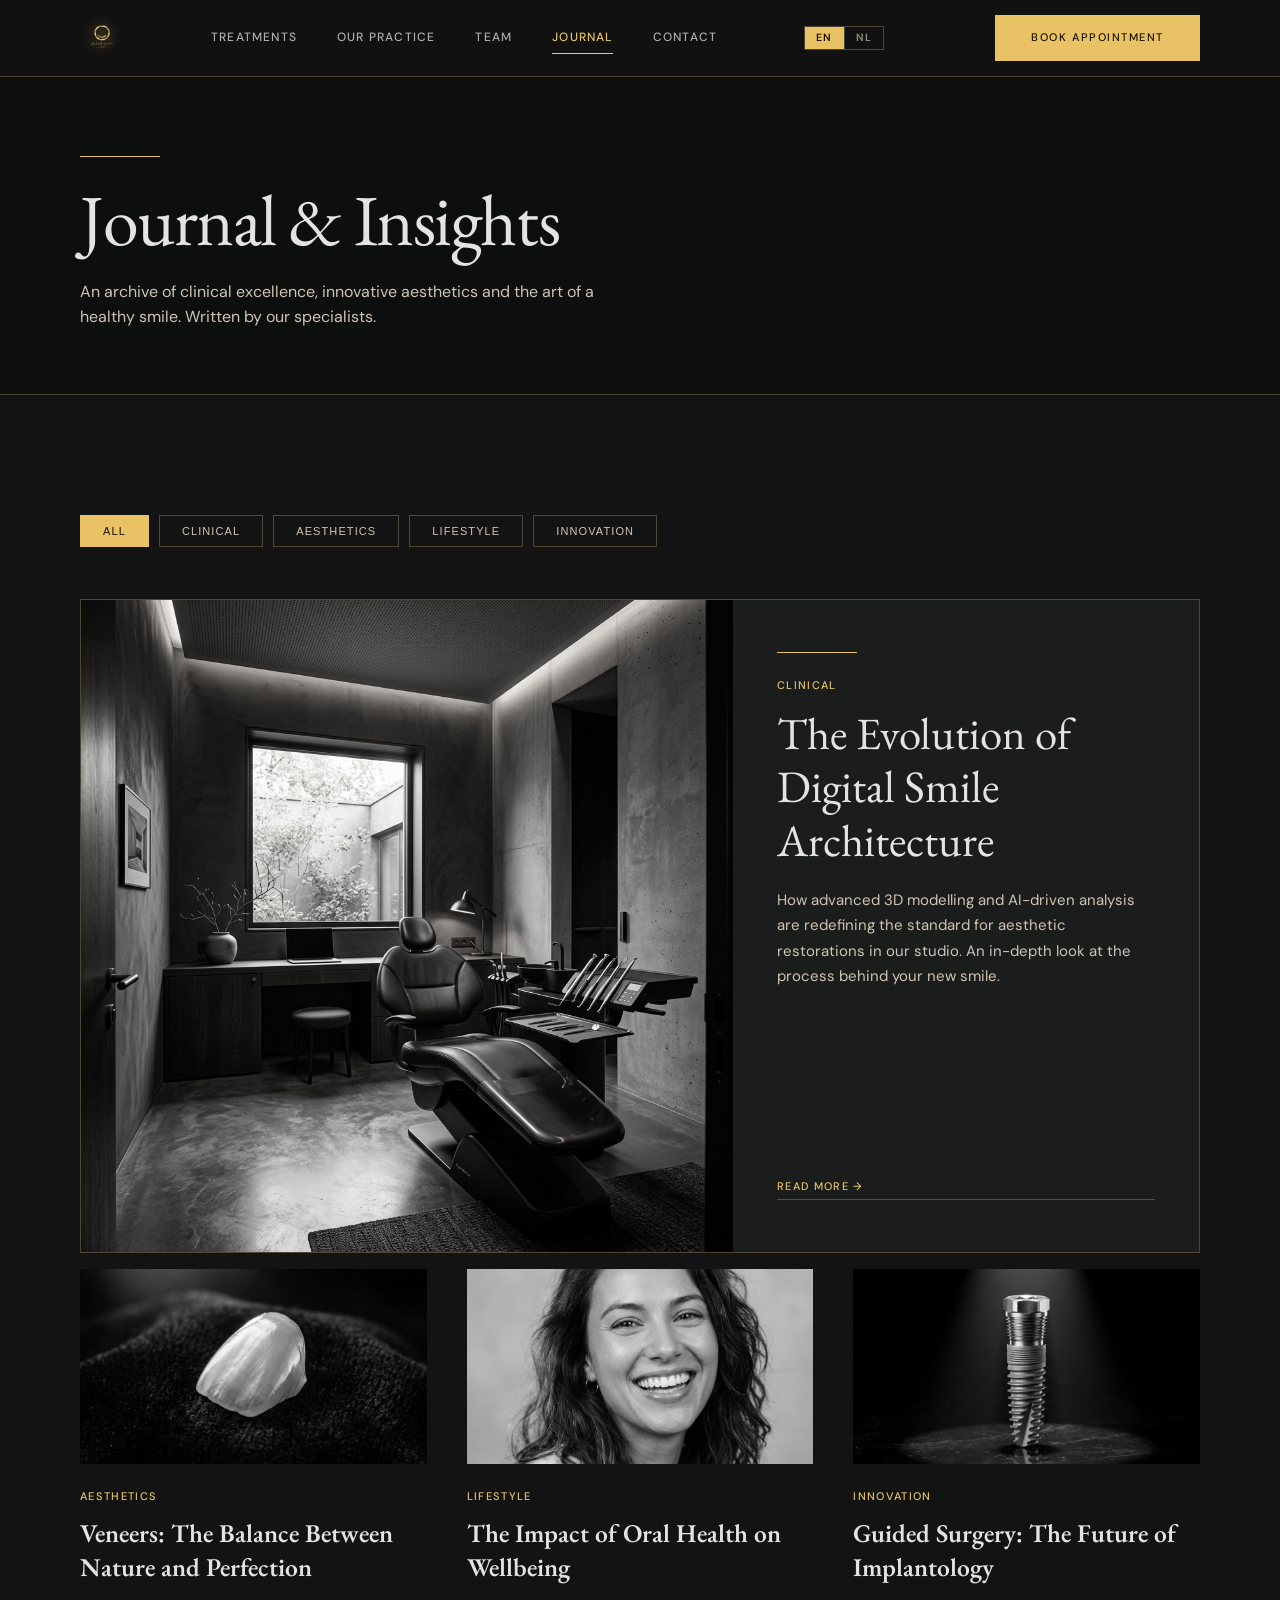
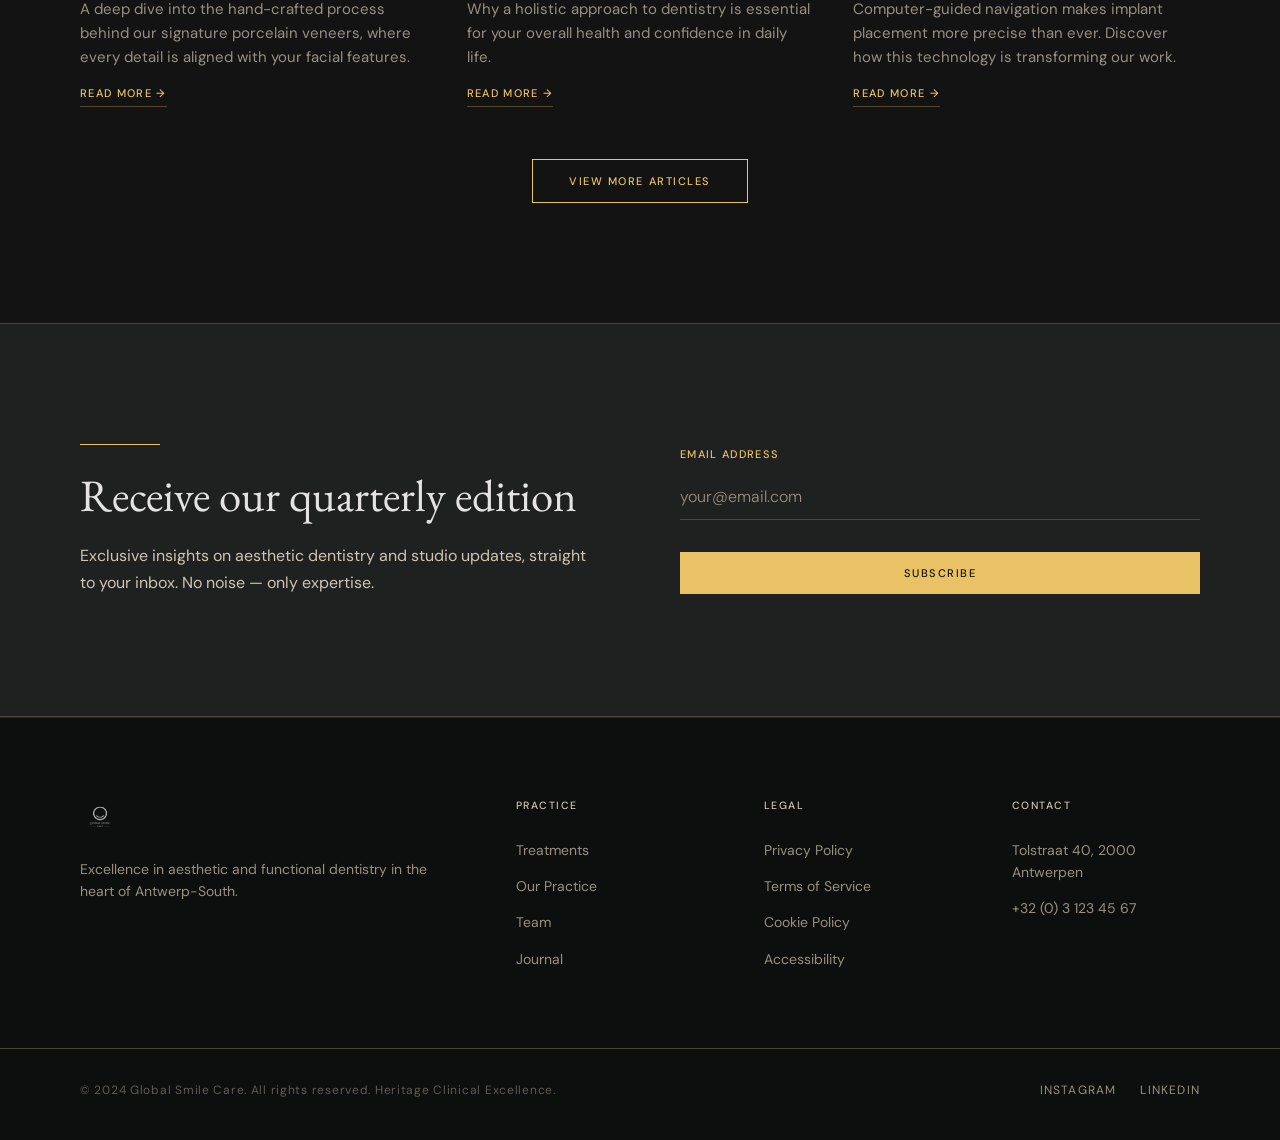
<file: journal.html>
<!DOCTYPE html>
<html lang="en">
<head>
  <meta charset="utf-8"/>
  <meta name="viewport" content="width=device-width, initial-scale=1.0"/>
  <title>Journal & Insights | Global Smile Care – Aesthetic Dentistry</title>
  <meta name="description" content="Read our journal on aesthetic dentistry, clinical innovations, lifestyle and oral health. Written by the specialists at Global Smile Care."/>
  <link rel="stylesheet" href="assets/style.css"/>
  <style>
    .journal-grid { display:grid; grid-template-columns:repeat(3,1fr); gap:40px; }
    .journal-featured { grid-column:1/-1; display:grid; grid-template-columns:7fr 5fr; gap:0; border:1px solid var(--outline-dim); overflow:hidden; margin-bottom:16px; cursor:pointer; transition:border-color 0.3s; }
    .journal-featured:hover { border-color:var(--gold); }
    .journal-featured__img { overflow:hidden; }
    .journal-featured__img img { width:100%; height:100%; min-height:360px; object-fit:cover; filter:grayscale(0.85); transition:filter 0.6s,transform 0.8s; }
    .journal-featured:hover .journal-featured__img img { filter:grayscale(0.2); transform:scale(1.03); }
    .journal-featured__content { padding:52px 44px; display:flex; flex-direction:column; justify-content:center; background:var(--surface); }
    .journal-featured__tag { color:var(--gold); margin-bottom:12px; display:block; }
    .journal-featured__title { margin-bottom:20px; transition:color 0.25s; }
    .journal-featured:hover .journal-featured__title { color:var(--gold); }
    .journal-featured__body { color:var(--on-muted); font-size:15px; line-height:1.7; margin-bottom:32px; flex-grow:1; }
    .newsletter { background:var(--surface-mid); border-top:1px solid var(--outline-dim); border-bottom:1px solid var(--outline-dim); padding:var(--section-y) 0; }
    .newsletter__inner { max-width:var(--container); margin:0 auto; padding:0 var(--pad-x); display:grid; grid-template-columns:1fr 1fr; gap:80px; align-items:center; }
    .filter-pill { padding:9px 22px; border:1px solid var(--outline-dim); font-size:11px; font-weight:500; letter-spacing:0.1em; text-transform:uppercase; background:transparent; color:var(--on-muted); cursor:pointer; transition:all 0.25s; }
    .filter-pill.active,.filter-pill:hover { background:var(--gold); border-color:var(--gold); color:#1a1200; }
    @media (max-width:900px) { .journal-grid { grid-template-columns:1fr 1fr; } .journal-featured { grid-template-columns:1fr; } .journal-featured__img img { min-height:260px; } .newsletter__inner { grid-template-columns:1fr; gap:40px; } }
    @media (max-width:600px) { .journal-grid { grid-template-columns:1fr; } }
  </style>
</head>
<body data-page="journal">

<nav class="nav">
  <div class="nav__inner">
    <a href="index.html" class="nav__logo"><img src="assets/images/logo.png" alt="Global Smile Care"/></a>
    <div class="nav__links">
      <a href="behandelingen.html" class="nav__link"        data-i18n="nav.treatments">Treatments</a>
      <a href="praktijk.html"      class="nav__link"        data-i18n="nav.practice">Our Practice</a>
      <a href="team.html"          class="nav__link"        data-i18n="nav.team">Team</a>
      <a href="journal.html"       class="nav__link active" data-i18n="nav.journal">Journal</a>
      <a href="contact.html"       class="nav__link"        data-i18n="nav.contact">Contact</a>
    </div>
    <div class="lang-switcher">
      <button class="lang-btn active" data-lang="en">EN</button>
      <button class="lang-btn"        data-lang="nl">NL</button>
    </div>
    <a href="contact.html" class="btn btn-primary nav__cta" data-i18n="nav.cta">Book Appointment</a>
    <button class="nav__hamburger" aria-label="Open menu"><span></span><span></span><span></span></button>
  </div>
  <div class="nav__mobile-menu">
    <a href="behandelingen.html" class="nav__mobile-link" data-i18n="nav.treatments">Treatments</a>
    <a href="praktijk.html"      class="nav__mobile-link" data-i18n="nav.practice">Our Practice</a>
    <a href="team.html"          class="nav__mobile-link" data-i18n="nav.team">Team</a>
    <a href="journal.html"       class="nav__mobile-link" data-i18n="nav.journal">Journal</a>
    <a href="contact.html"       class="nav__mobile-link" data-i18n="nav.contact">Contact</a>
    <div class="lang-switcher" style="width:fit-content;">
      <button class="lang-btn active" data-lang="en">EN</button>
      <button class="lang-btn"        data-lang="nl">NL</button>
    </div>
    <a href="contact.html" class="btn btn-primary" style="justify-content:center; margin-top:8px;" data-i18n="nav.mobile.cta">Book Appointment</a>
  </div>
</nav>

<header style="padding-top:76px; background:var(--bg-soft); border-bottom:1px solid var(--outline-dim);">
  <div class="container" style="padding-top:80px; padding-bottom:64px;">
    <span class="gold-rule reveal"></span>
    <h1 class="font-display reveal" style="margin-bottom:20px;" data-i18n="jo.hero.title">Journal &amp; Insights</h1>
    <p class="reveal reveal-delay-1" style="color:var(--on-muted); font-size:16px; max-width:520px; line-height:1.6;" data-i18n="jo.hero.sub">An archive of clinical excellence, innovative aesthetics and the art of a healthy smile. Written by our specialists.</p>
  </div>
</header>

<main>
  <section class="section">
    <div class="container">
      <div style="display:flex; gap:10px; flex-wrap:wrap; margin-bottom:52px;" class="reveal">
        <button class="filter-pill active" data-filter="all"        data-i18n="jo.filter.all">All</button>
        <button class="filter-pill"        data-filter="klinisch"   data-i18n="jo.filter.clinical">Clinical</button>
        <button class="filter-pill"        data-filter="esthetiek"  data-i18n="jo.filter.aesthetics">Aesthetics</button>
        <button class="filter-pill"        data-filter="lifestyle"  data-i18n="jo.filter.lifestyle">Lifestyle</button>
        <button class="filter-pill"        data-filter="innovatie"  data-i18n="jo.filter.innovation">Innovation</button>
      </div>

      <article class="journal-featured reveal" data-category="klinisch">
        <div class="journal-featured__img"><img src="assets/images/dental_clinic_interior.png" alt="Digital Smile Architecture"/></div>
        <div class="journal-featured__content">
          <div class="gold-rule"></div>
          <span class="journal-featured__tag font-label" data-i18n="jo.feat.cat">Clinical</span>
          <h2 class="journal-featured__title font-headline-xl" data-i18n="jo.feat.title">The Evolution of Digital Smile Architecture</h2>
          <p class="journal-featured__body" data-i18n="jo.feat.body">How advanced 3D modelling and AI-driven analysis are redefining the standard for aesthetic restorations in our studio. An in-depth look at the process behind your new smile.</p>
          <a href="#" class="btn-text font-label" data-i18n="jo.feat.link">Read more →</a>
        </div>
      </article>

      <div class="journal-grid">
        <article class="journal-card reveal" data-category="esthetiek">
          <div class="journal-card__img"><img src="assets/images/veneer_closeup.png" alt="Veneers article"/></div>
          <span class="journal-card__cat font-label" data-i18n="jo.art1.cat">Aesthetics</span>
          <h3 class="journal-card__title font-headline-md" data-i18n="jo.art1.title">Veneers: The Balance Between Nature and Perfection</h3>
          <p class="journal-card__body" data-i18n="jo.art1.body">A deep dive into the hand-crafted process behind our signature porcelain veneers, where every detail is aligned with your facial features.</p>
          <a href="#" class="btn-text font-label" style="margin-top:16px; display:inline-flex;" data-i18n="jo.art1.link">Read more →</a>
        </article>
        <article class="journal-card reveal reveal-delay-1" data-category="lifestyle">
          <div class="journal-card__img"><img src="assets/images/smile_whitening_portrait.png" alt="Oral health article"/></div>
          <span class="journal-card__cat font-label" data-i18n="jo.art2.cat">Lifestyle</span>
          <h3 class="journal-card__title font-headline-md" data-i18n="jo.art2.title">The Impact of Oral Health on Wellbeing</h3>
          <p class="journal-card__body" data-i18n="jo.art2.body">Why a holistic approach to dentistry is essential for your overall health and confidence in daily life.</p>
          <a href="#" class="btn-text font-label" style="margin-top:16px; display:inline-flex;" data-i18n="jo.art2.link">Read more →</a>
        </article>
        <article class="journal-card reveal reveal-delay-2" data-category="innovatie">
          <div class="journal-card__img"><img src="assets/images/dental_implant_hero.png" alt="Implantology article"/></div>
          <span class="journal-card__cat font-label" data-i18n="jo.art3.cat">Innovation</span>
          <h3 class="journal-card__title font-headline-md" data-i18n="jo.art3.title">Guided Surgery: The Future of Implantology</h3>
          <p class="journal-card__body" data-i18n="jo.art3.body">Computer-guided navigation makes implant placement more precise than ever. Discover how this technology is transforming our work.</p>
          <a href="#" class="btn-text font-label" style="margin-top:16px; display:inline-flex;" data-i18n="jo.art3.link">Read more →</a>
        </article>
      </div>

      <div style="text-align:center; margin-top:52px;" class="reveal">
        <button class="btn btn-ghost" data-i18n="jo.loadmore">View More Articles</button>
      </div>
    </div>
  </section>

  <section class="newsletter">
    <div class="newsletter__inner">
      <div class="reveal">
        <span class="gold-rule"></span>
        <h2 class="font-headline-xl" style="margin-bottom:20px;" data-i18n="jo.nl.title">Receive our quarterly edition</h2>
        <p class="text-muted font-body-md" data-i18n="jo.nl.sub">Exclusive insights on aesthetic dentistry and studio updates, straight to your inbox. No noise — only expertise.</p>
      </div>
      <div class="reveal reveal-delay-2">
        <form onsubmit="event.preventDefault();">
          <div class="form-group">
            <label class="form-label" for="nl-email" data-i18n="jo.nl.label">Email Address</label>
            <input id="nl-email" type="email" class="form-input" data-i18n-placeholder="jo.nl.placeholder" placeholder="your@email.com" required/>
          </div>
          <button type="submit" class="btn btn-primary" style="width:100%; justify-content:center;" data-i18n="jo.nl.btn">Subscribe</button>
        </form>
      </div>
    </div>
  </section>
</main>

<footer class="footer">
  <div class="footer__grid">
    <div>
      <div class="footer__logo"><img src="assets/images/logo.png" alt="Global Smile Care"/></div>
      <p class="footer__tagline" data-i18n="footer.tagline">Excellence in aesthetic and functional dentistry.</p>
    </div>
    <div>
      <div class="footer__col-title" data-i18n="footer.col1">Practice</div>
      <a href="behandelingen.html" class="footer__link" data-i18n="footer.link.treatments">Treatments</a>
      <a href="praktijk.html"      class="footer__link" data-i18n="footer.link.practice">Our Practice</a>
      <a href="team.html"          class="footer__link" data-i18n="footer.link.team">Team</a>
      <a href="journal.html"       class="footer__link" data-i18n="footer.link.journal">Journal</a>
    </div>
    <div>
      <div class="footer__col-title" data-i18n="footer.col2">Legal</div>
      <a href="#" class="footer__link" data-i18n="footer.link.privacy">Privacy Policy</a>
      <a href="#" class="footer__link" data-i18n="footer.link.terms">Terms of Service</a>
      <a href="#" class="footer__link" data-i18n="footer.link.cookies">Cookie Policy</a>
      <a href="#" class="footer__link" data-i18n="footer.link.access">Accessibility</a>
    </div>
    <div>
      <div class="footer__col-title" data-i18n="footer.col3">Contact</div>
      <p class="footer__link" style="cursor:default;">Tolstraat 40, 2000 Antwerpen</p>
      <a href="tel:+3231234567" class="footer__link">+32 (0) 3 123 45 67</a>
    </div>
  </div>
  <div class="footer__bottom">
    <p class="footer__copy" data-i18n="footer.copy">© 2024 Global Smile Care. All rights reserved.</p>
    <div class="footer__socials">
      <a href="#" class="footer__social">Instagram</a>
      <a href="#" class="footer__social">LinkedIn</a>
    </div>
  </div>
</footer>

<script src="assets/translations.js"></script>
<script src="assets/main.js"></script>
</body>
</html>
</file>
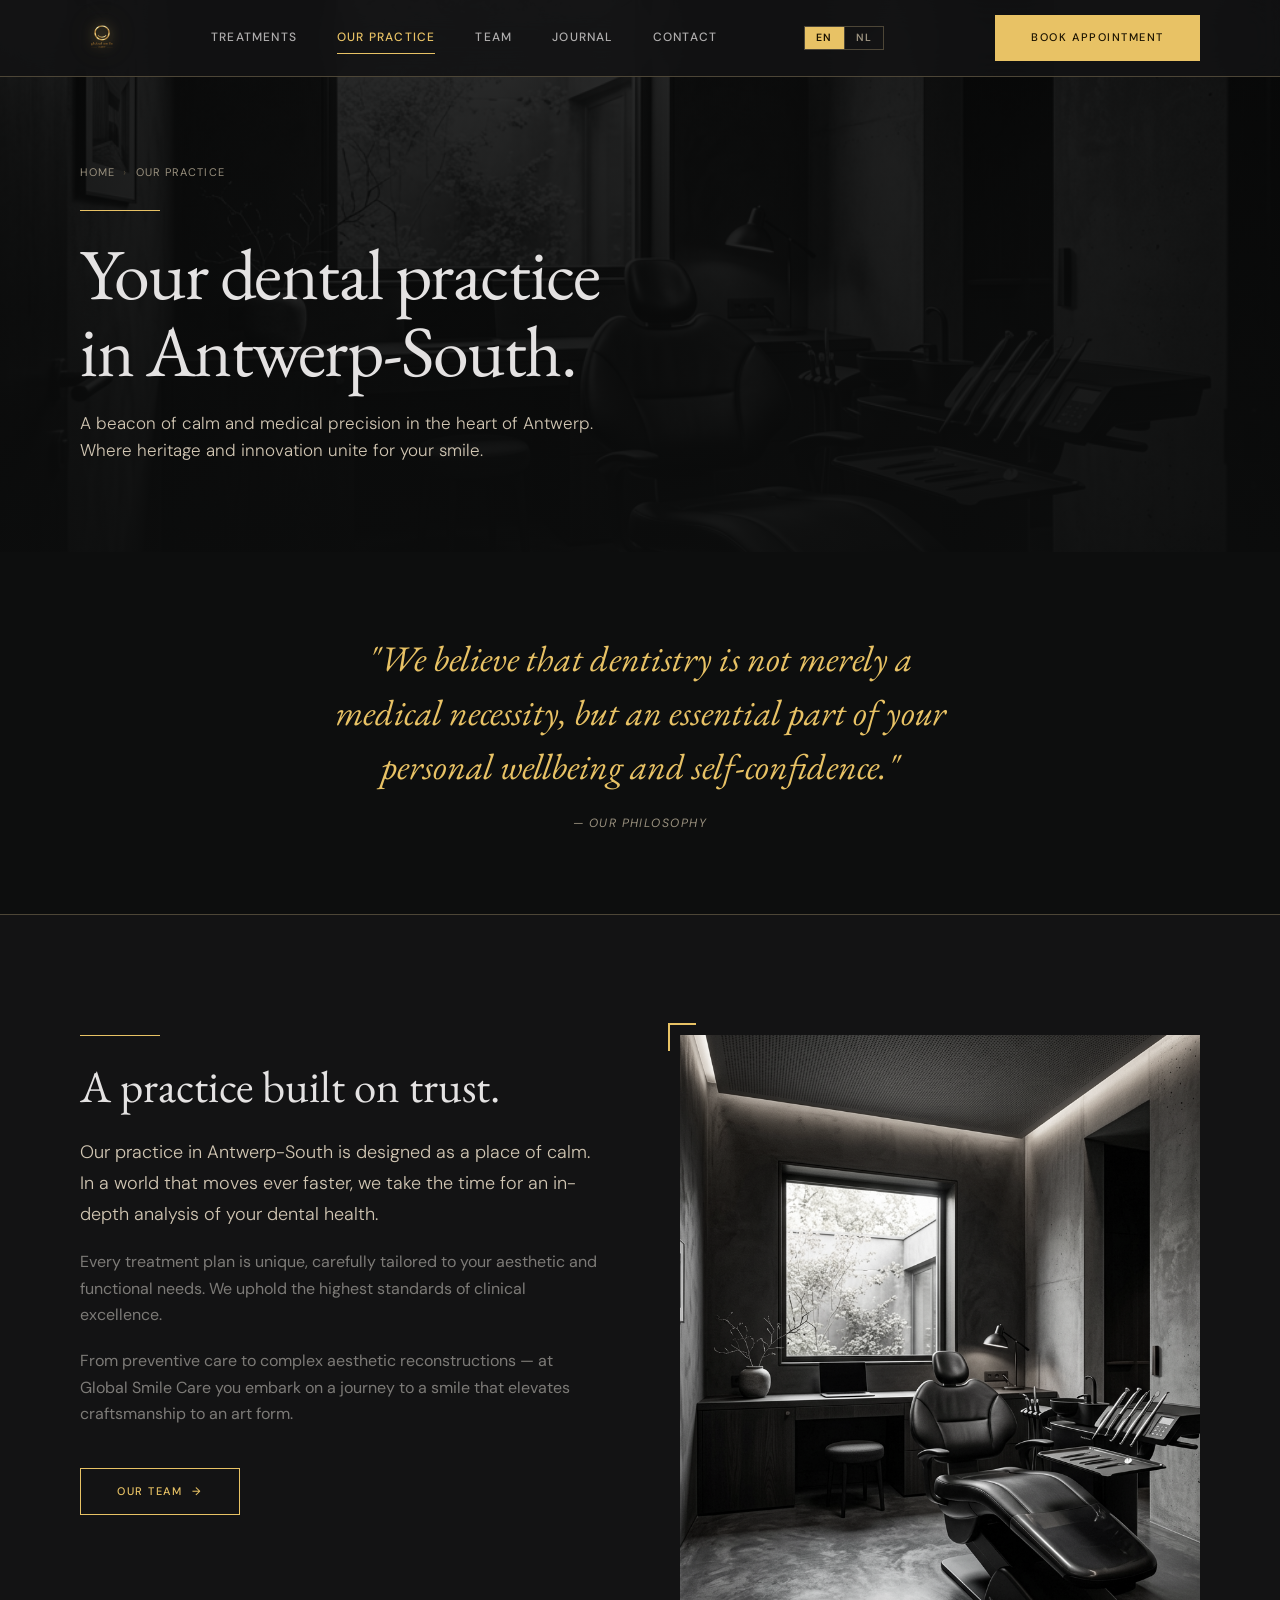
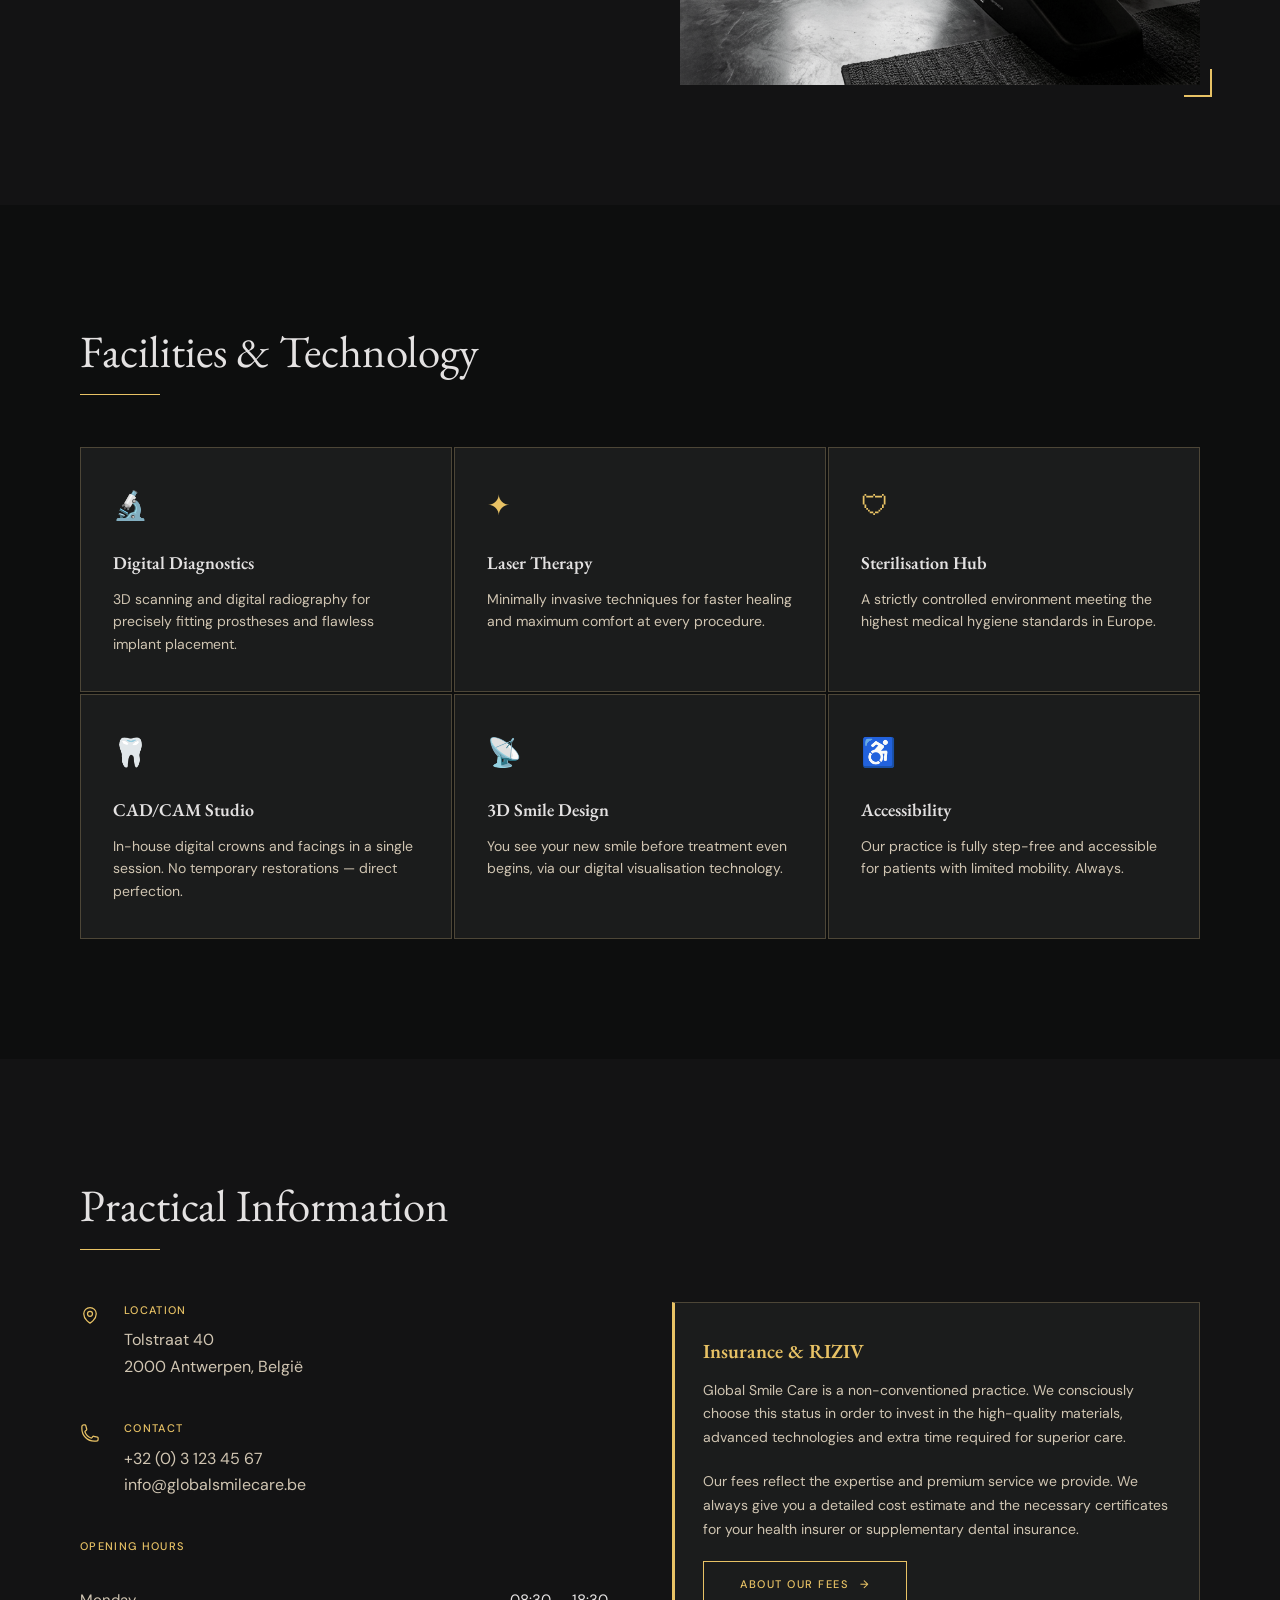
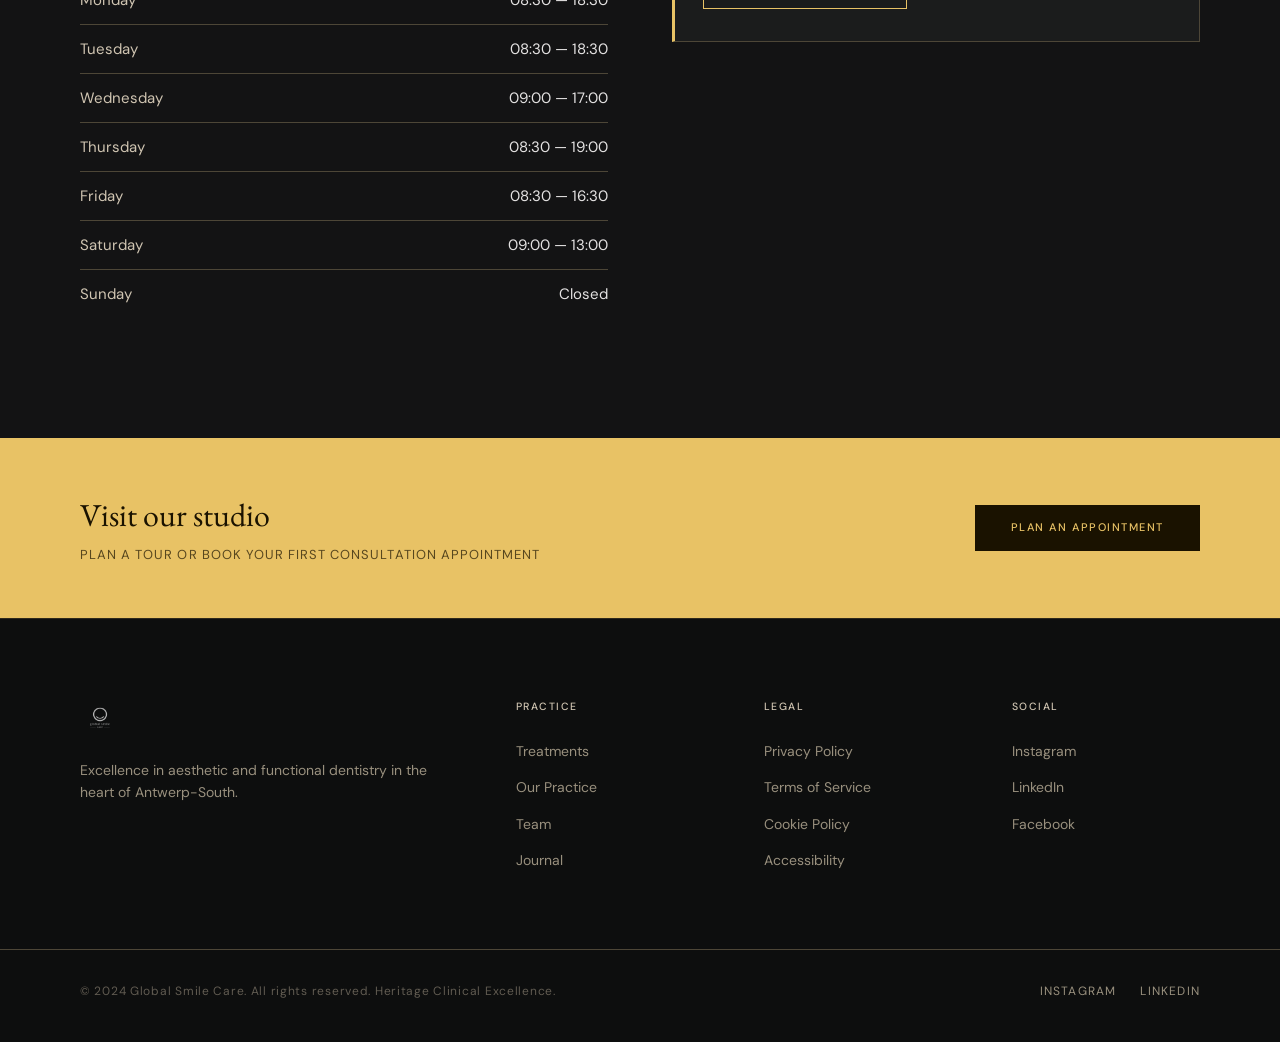
<file: praktijk.html>
<!DOCTYPE html>
<html lang="en">
<head>
  <meta charset="utf-8"/>
  <meta name="viewport" content="width=device-width, initial-scale=1.0"/>
  <title>Our Practice | Global Smile Care – Dental Practice Antwerp-South</title>
  <meta name="description" content="Discover the Global Smile Care practice in Antwerp-South. State-of-the-art facilities, RIZIV-certified, with digital diagnostics and laser therapy."/>
  <link rel="stylesheet" href="assets/style.css"/>
  <style>
    .facility-card { background:var(--surface); border:1px solid var(--outline-dim); padding:36px 32px; transition:border-color 0.3s,background 0.3s; }
    .facility-card:hover { border-color:var(--gold); background:var(--surface-mid); }
    .facility-card__icon { color:var(--gold); font-size:28px; margin-bottom:20px; display:block; }
    .facility-card__title { margin-bottom:10px; font-size:18px; font-family:'EB Garamond',serif; font-weight:600; }
    .facility-card__body  { color:var(--on-muted); font-size:14px; line-height:1.6; }
    .hours-table { width:100%; border-collapse:collapse; }
    .hours-table tr { border-bottom:1px solid var(--outline-dim); }
    .hours-table tr:last-child { border-bottom:none; }
    .hours-table td { padding:12px 0; font-size:15px; }
    .hours-table td:first-child { color:var(--on-muted); }
    .hours-table td:last-child  { color:var(--on-bg); text-align:right; }
    .hours-table .closed { color:var(--outline); }
    .riziv-box { background:var(--surface); border:1px solid var(--outline-dim); border-left:3px solid var(--gold); padding:32px 28px; }
    .riziv-box__title { font-family:'EB Garamond',serif; font-size:20px; font-weight:600; margin-bottom:12px; color:var(--gold); }
    .riziv-box__body  { font-size:14px; line-height:1.7; color:var(--on-muted); margin-bottom:20px; }
    .philosophy-quote { text-align:center; max-width:800px; margin:0 auto; padding:80px var(--pad-x); }
    .philosophy-quote blockquote { font-family:'EB Garamond',serif; font-size:clamp(22px,3vw,36px); font-weight:300; font-style:italic; line-height:1.5; color:var(--gold); }
    .philosophy-quote cite { display:block; margin-top:20px; font-size:12px; letter-spacing:0.12em; text-transform:uppercase; color:var(--outline); }
  </style>
</head>
<body data-page="practice">

<nav class="nav">
  <div class="nav__inner">
    <a href="index.html" class="nav__logo"><img src="assets/images/logo.png" alt="Global Smile Care"/></a>
    <div class="nav__links">
      <a href="behandelingen.html" class="nav__link"        data-i18n="nav.treatments">Treatments</a>
      <a href="praktijk.html"      class="nav__link active" data-i18n="nav.practice">Our Practice</a>
      <a href="team.html"          class="nav__link"        data-i18n="nav.team">Team</a>
      <a href="journal.html"       class="nav__link"        data-i18n="nav.journal">Journal</a>
      <a href="contact.html"       class="nav__link"        data-i18n="nav.contact">Contact</a>
    </div>
    <div class="lang-switcher">
      <button class="lang-btn active" data-lang="en">EN</button>
      <button class="lang-btn"        data-lang="nl">NL</button>
    </div>
    <a href="contact.html" class="btn btn-primary nav__cta" data-i18n="nav.cta">Book Appointment</a>
    <button class="nav__hamburger" aria-label="Open menu"><span></span><span></span><span></span></button>
  </div>
  <div class="nav__mobile-menu">
    <a href="behandelingen.html" class="nav__mobile-link" data-i18n="nav.treatments">Treatments</a>
    <a href="praktijk.html"      class="nav__mobile-link" data-i18n="nav.practice">Our Practice</a>
    <a href="team.html"          class="nav__mobile-link" data-i18n="nav.team">Team</a>
    <a href="journal.html"       class="nav__mobile-link" data-i18n="nav.journal">Journal</a>
    <a href="contact.html"       class="nav__mobile-link" data-i18n="nav.contact">Contact</a>
    <div class="lang-switcher" style="width:fit-content;">
      <button class="lang-btn active" data-lang="en">EN</button>
      <button class="lang-btn"        data-lang="nl">NL</button>
    </div>
    <a href="contact.html" class="btn btn-primary" style="justify-content:center; margin-top:8px;" data-i18n="nav.mobile.cta">Book Appointment</a>
  </div>
</nav>

<header class="page-hero" style="min-height:52svh;">
  <div class="page-hero__bg"><img src="assets/images/dental_clinic_interior.png" alt="Practice interior"/></div>
  <div class="page-hero__content">
    <div class="page-hero__breadcrumb">
      <a href="index.html">Home</a><span class="sep">›</span>
      <span data-i18n="pr.breadcrumb">Our Practice</span>
    </div>
    <span class="gold-rule"></span>
    <h1 class="font-display page-hero__title" data-i18n-html="pr.hero.title">Your dental practice<br/>in Antwerp-South.</h1>
    <p class="page-hero__sub" data-i18n="pr.hero.sub">A beacon of calm and medical precision in the heart of Antwerp. Where heritage and innovation unite for your smile.</p>
  </div>
</header>

<main>
  <section style="background:var(--bg-soft); border-bottom:1px solid var(--outline-dim);">
    <div class="philosophy-quote reveal">
      <blockquote data-i18n="pr.quote">"We believe that dentistry is not merely a medical necessity, but an essential part of your personal wellbeing and self-confidence."</blockquote>
      <cite data-i18n="pr.quote.cite">— Our Philosophy</cite>
    </div>
  </section>

  <section class="section">
    <div class="container">
      <div class="split" style="gap:80px; align-items:start;">
        <div class="reveal">
          <span class="gold-rule"></span>
          <h2 class="font-headline-xl" style="margin-bottom:24px;" data-i18n="pr.intro.title">A practice built on trust.</h2>
          <p class="font-body-lg text-muted" style="margin-bottom:20px;" data-i18n="pr.intro.p1">Our practice in Antwerp-South is designed as a place of calm. In a world that moves ever faster, we take the time for an in-depth analysis of your dental health.</p>
          <p class="font-body-md text-dim" style="margin-bottom:20px;" data-i18n="pr.intro.p2">Every treatment plan is unique, carefully tailored to your aesthetic and functional needs. We uphold the highest standards of clinical excellence.</p>
          <p class="font-body-md text-dim" style="margin-bottom:40px;" data-i18n="pr.intro.p3">From preventive care to complex aesthetic reconstructions — at Global Smile Care you embark on a journey to a smile that elevates craftsmanship to an art form.</p>
          <a href="team.html" class="btn btn-ghost btn-icon" data-i18n="pr.intro.btn">Our Team</a>
        </div>
        <div class="reveal reveal-delay-2">
          <div class="bracket-frame">
            <img src="assets/images/dental_clinic_interior.png" alt="Practice interior" style="width:100%; aspect-ratio:4/5; object-fit:cover; filter:grayscale(0.7);"/>
          </div>
        </div>
      </div>
    </div>
  </section>

  <section class="section section--dark">
    <div class="container">
      <div style="margin-bottom:52px;" class="reveal">
        <h2 class="font-headline-xl" style="margin-bottom:16px;" data-i18n="pr.fac.title">Facilities &amp; Technology</h2>
        <div class="gold-rule"></div>
      </div>
      <div class="grid-3" style="gap:2px;">
        <div class="facility-card reveal"><span class="facility-card__icon">🔬</span><h3 class="facility-card__title" data-i18n="pr.fac1.title">Digital Diagnostics</h3><p class="facility-card__body" data-i18n="pr.fac1.body">3D scanning and digital radiography for precisely fitting prostheses and flawless implant placement.</p></div>
        <div class="facility-card reveal reveal-delay-1"><span class="facility-card__icon">✦</span><h3 class="facility-card__title" data-i18n="pr.fac2.title">Laser Therapy</h3><p class="facility-card__body" data-i18n="pr.fac2.body">Minimally invasive techniques for faster healing and maximum comfort at every procedure.</p></div>
        <div class="facility-card reveal reveal-delay-2"><span class="facility-card__icon">🛡</span><h3 class="facility-card__title" data-i18n="pr.fac3.title">Sterilisation Hub</h3><p class="facility-card__body" data-i18n="pr.fac3.body">A strictly controlled environment meeting the highest medical hygiene standards in Europe.</p></div>
        <div class="facility-card reveal reveal-delay-1"><span class="facility-card__icon">🦷</span><h3 class="facility-card__title" data-i18n="pr.fac4.title">CAD/CAM Studio</h3><p class="facility-card__body" data-i18n="pr.fac4.body">In-house digital crowns and facings in a single session. No temporary restorations — direct perfection.</p></div>
        <div class="facility-card reveal reveal-delay-2"><span class="facility-card__icon">📡</span><h3 class="facility-card__title" data-i18n="pr.fac5.title">3D Smile Design</h3><p class="facility-card__body" data-i18n="pr.fac5.body">You see your new smile before treatment even begins, via our digital visualisation technology.</p></div>
        <div class="facility-card reveal reveal-delay-3"><span class="facility-card__icon">♿</span><h3 class="facility-card__title" data-i18n="pr.fac6.title">Accessibility</h3><p class="facility-card__body" data-i18n="pr.fac6.body">Our practice is fully step-free and accessible for patients with limited mobility. Always.</p></div>
      </div>
    </div>
  </section>

  <section class="section">
    <div class="container">
      <div style="margin-bottom:52px;" class="reveal">
        <h2 class="font-headline-xl" style="margin-bottom:16px;" data-i18n="pr.info.title">Practical Information</h2>
        <div class="gold-rule"></div>
      </div>
      <div class="split" style="gap:64px; align-items:start;">
        <div class="reveal">
          <div style="display:flex;gap:24px;margin-bottom:40px;">
            <svg width="20" height="20" viewBox="0 0 24 24" fill="none" stroke="var(--gold)" stroke-width="1.5" style="flex-shrink:0;margin-top:3px;"><path d="M15 10.5a3 3 0 1 1-6 0 3 3 0 0 1 6 0z"/><path d="M19.5 10.5c0 7.142-7.5 11.25-7.5 11.25S4.5 17.642 4.5 10.5a7.5 7.5 0 1 1 15 0z"/></svg>
            <div>
              <div class="font-label text-gold" style="margin-bottom:8px;" data-i18n="pr.location.label">Location</div>
              <address class="font-body-md text-muted">Tolstraat 40<br/>2000 Antwerpen, België</address>
            </div>
          </div>
          <div style="display:flex;gap:24px;margin-bottom:40px;">
            <svg width="20" height="20" viewBox="0 0 24 24" fill="none" stroke="var(--gold)" stroke-width="1.5" style="flex-shrink:0;margin-top:3px;"><path d="M2.25 6.75c0 8.284 6.716 15 15 15h2.25a2.25 2.25 0 0 0 2.25-2.25v-1.372c0-.516-.351-.966-.852-1.091l-4.423-1.106c-.44-.11-.902.055-1.173.417l-.97 1.293c-.282.376-.769.542-1.21.38a12.035 12.035 0 0 1-7.143-7.143c-.162-.441.004-.928.38-1.21l1.293-.97c.363-.271.527-.734.417-1.173L6.963 3.102a1.125 1.125 0 0 0-1.091-.852H4.5A2.25 2.25 0 0 0 2.25 4.5v2.25z"/></svg>
            <div>
              <div class="font-label text-gold" style="margin-bottom:8px;" data-i18n="pr.contact.label">Contact</div>
              <p class="font-body-md text-muted">+32 (0) 3 123 45 67<br/>info@globalsmilecare.be</p>
            </div>
          </div>
          <div class="font-label text-gold" style="margin-bottom:20px;" data-i18n="pr.hours.label">Opening Hours</div>
          <table class="hours-table">
            <tr><td data-i18n="pr.hours.mon">Monday</td>   <td>08:30 — 18:30</td></tr>
            <tr><td data-i18n="pr.hours.tue">Tuesday</td>  <td>08:30 — 18:30</td></tr>
            <tr><td data-i18n="pr.hours.wed">Wednesday</td><td>09:00 — 17:00</td></tr>
            <tr><td data-i18n="pr.hours.thu">Thursday</td> <td>08:30 — 19:00</td></tr>
            <tr><td data-i18n="pr.hours.fri">Friday</td>   <td>08:30 — 16:30</td></tr>
            <tr><td data-i18n="pr.hours.sat">Saturday</td> <td>09:00 — 13:00</td></tr>
            <tr><td data-i18n="pr.hours.sun">Sunday</td>   <td class="closed" data-i18n="pr.hours.closed">Closed</td></tr>
          </table>
        </div>
        <div class="reveal reveal-delay-2">
          <div class="riziv-box">
            <div class="riziv-box__title" data-i18n="pr.riziv.title">Insurance &amp; RIZIV</div>
            <p class="riziv-box__body" data-i18n="pr.riziv.p1">Global Smile Care is a non-conventioned practice. We consciously choose this status in order to invest in the high-quality materials, advanced technologies and extra time required for superior care.</p>
            <p class="riziv-box__body" data-i18n="pr.riziv.p2">Our fees reflect the expertise and premium service we provide. We always give you a detailed cost estimate and the necessary certificates for your health insurer or supplementary dental insurance.</p>
            <a href="contact.html" class="btn btn-ghost btn-icon" style="font-size:11px;" data-i18n="pr.riziv.btn">About Our Fees</a>
          </div>
        </div>
      </div>
    </div>
  </section>

  <div class="cta-band">
    <div class="cta-band__inner">
      <div>
        <div class="cta-band__title" data-i18n="pr.cta.title">Visit our studio</div>
        <div class="cta-band__sub"   data-i18n="pr.cta.sub">Plan a tour or book your first consultation appointment</div>
      </div>
      <a href="contact.html" class="btn btn-primary" data-i18n="pr.cta.btn">Plan an Appointment</a>
    </div>
  </div>
</main>

<footer class="footer">
  <div class="footer__grid">
    <div>
      <div class="footer__logo"><img src="assets/images/logo.png" alt="Global Smile Care"/></div>
      <p class="footer__tagline" data-i18n="footer.tagline">Excellence in aesthetic dentistry in Antwerp-South.</p>
    </div>
    <div>
      <div class="footer__col-title" data-i18n="footer.col1">Practice</div>
      <a href="behandelingen.html" class="footer__link" data-i18n="footer.link.treatments">Treatments</a>
      <a href="praktijk.html"      class="footer__link" data-i18n="footer.link.practice">Our Practice</a>
      <a href="team.html"          class="footer__link" data-i18n="footer.link.team">Team</a>
      <a href="journal.html"       class="footer__link" data-i18n="footer.link.journal">Journal</a>
    </div>
    <div>
      <div class="footer__col-title" data-i18n="footer.col2">Legal</div>
      <a href="#" class="footer__link" data-i18n="footer.link.privacy">Privacy Policy</a>
      <a href="#" class="footer__link" data-i18n="footer.link.terms">Terms of Service</a>
      <a href="#" class="footer__link" data-i18n="footer.link.cookies">Cookie Policy</a>
      <a href="#" class="footer__link" data-i18n="footer.link.access">Accessibility</a>
    </div>
    <div>
      <div class="footer__col-title" data-i18n="footer.col4">Social</div>
      <a href="#" class="footer__link">Instagram</a>
      <a href="#" class="footer__link">LinkedIn</a>
      <a href="#" class="footer__link">Facebook</a>
    </div>
  </div>
  <div class="footer__bottom">
    <p class="footer__copy" data-i18n="footer.copy">© 2024 Global Smile Care. All rights reserved.</p>
    <div class="footer__socials">
      <a href="#" class="footer__social">Instagram</a>
      <a href="#" class="footer__social">LinkedIn</a>
    </div>
  </div>
</footer>

<script src="assets/translations.js"></script>
<script src="assets/main.js"></script>
</body>
</html>
</file>
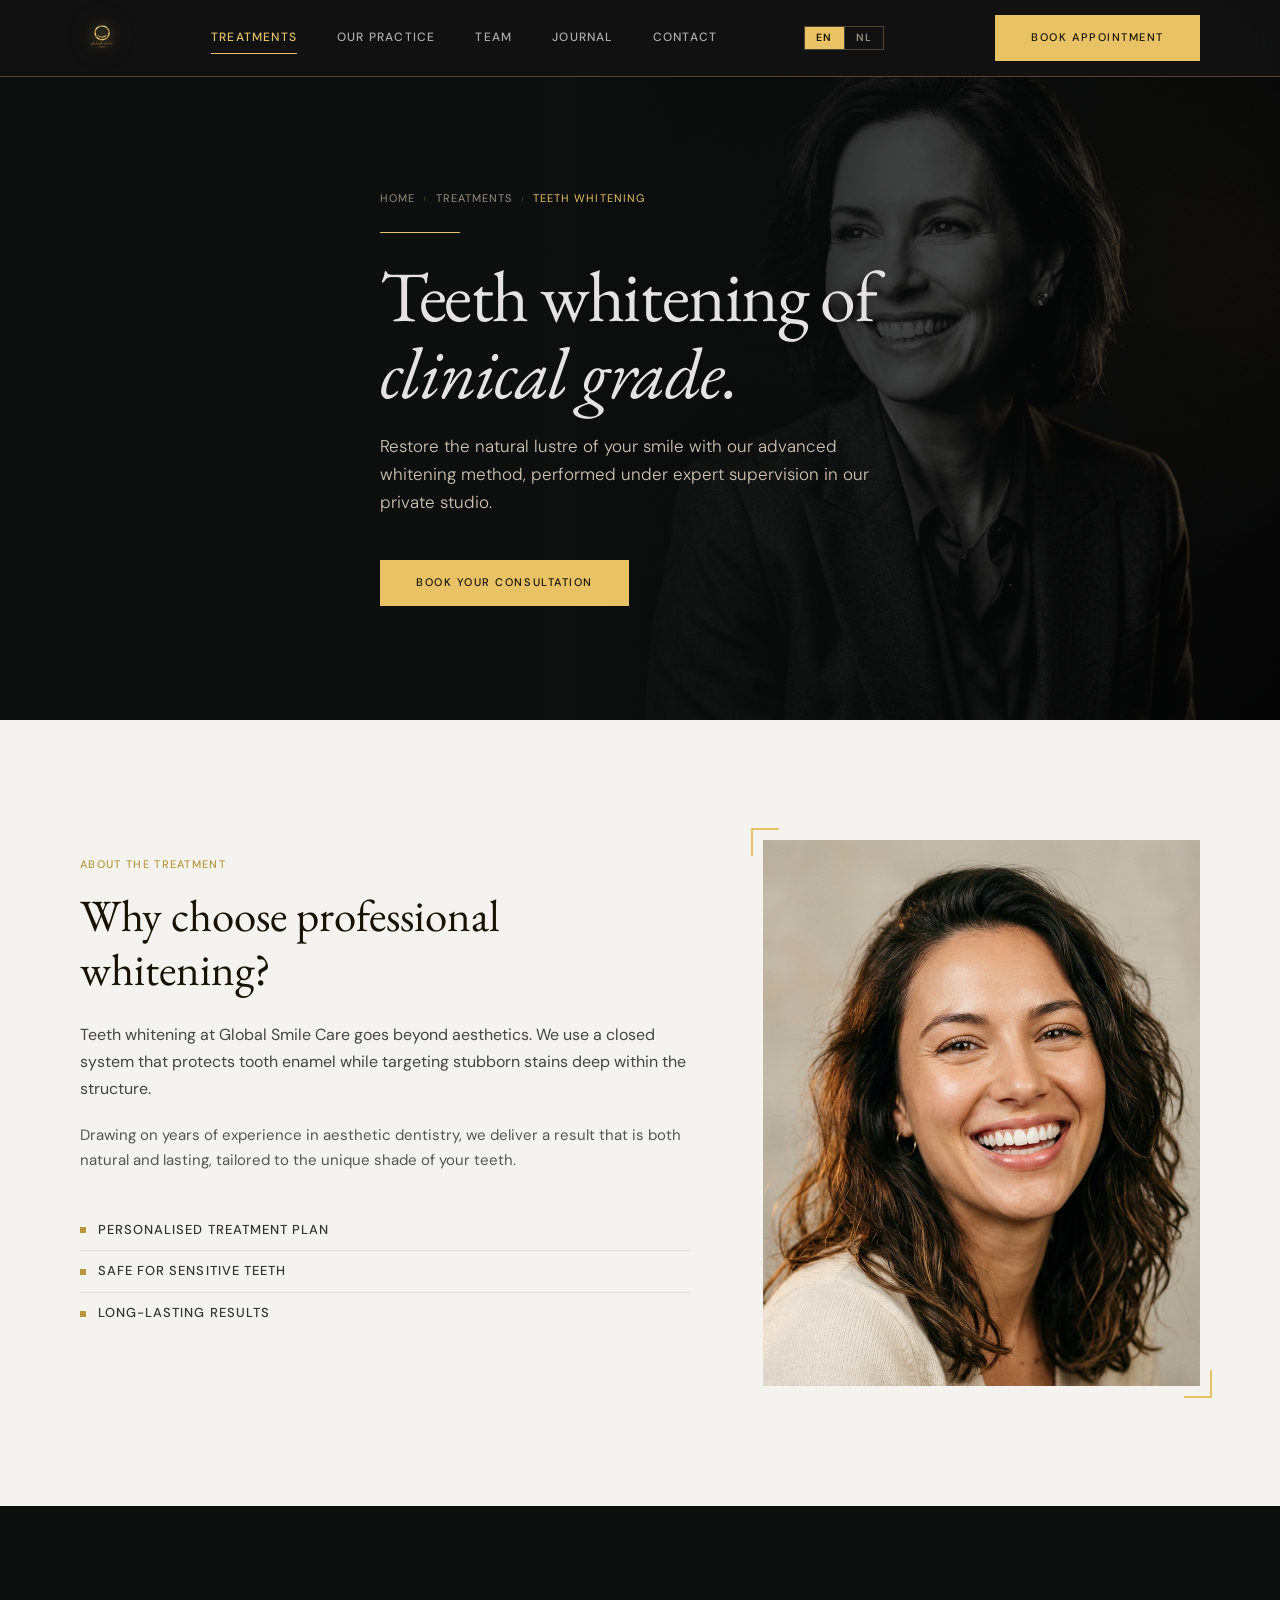
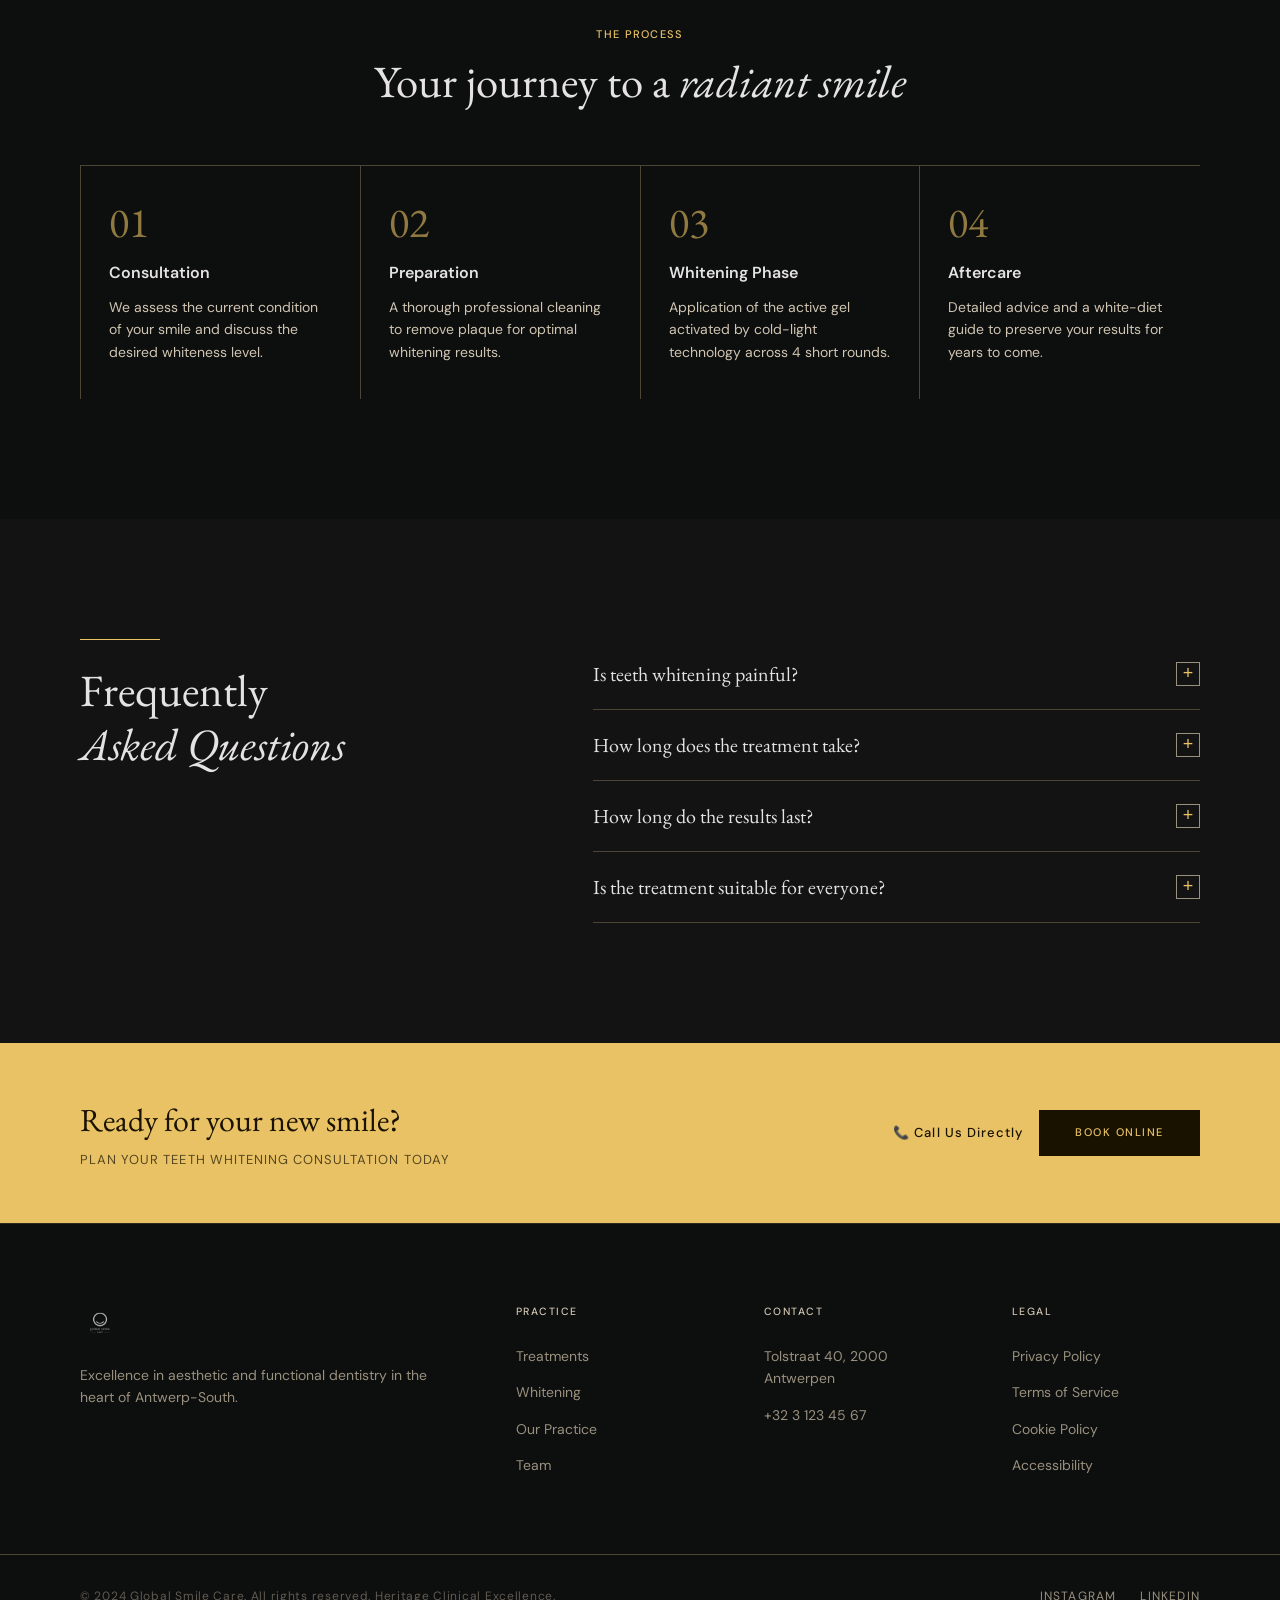
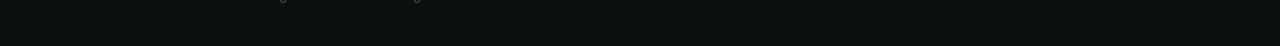
<file: tandenbleking.html>
<!DOCTYPE html>
<html lang="en">
<head>
  <meta charset="utf-8"/>
  <meta name="viewport" content="width=device-width, initial-scale=1.0"/>
  <title>Clinical-Grade Teeth Whitening | Global Smile Care Antwerp</title>
  <meta name="description" content="Professional teeth whitening at Global Smile Care in Antwerp. Laser bleaching technology, personalised treatment plan, safe for sensitive teeth. Book your consultation."/>
  <link rel="stylesheet" href="assets/style.css"/>
  <style>
    .bleach-hero-img { position:absolute; right:0; top:0; width:55%; height:100%; object-fit:cover; object-position:center; filter:grayscale(0.3) brightness(0.55); }
    .bleach-hero-overlay { position:absolute; inset:0; background:linear-gradient(90deg,rgba(13,14,14,0.95) 40%,rgba(13,14,14,0.2) 100%); }
    .section-light { background:#f5f3ef; color:#1b1b1b; }
    .section-light .text-muted { color:#555; }
    @media (max-width:768px) {
      .bleach-hero-img { width:100%; opacity:0.3; }
      .bleach-hero-overlay { background:rgba(13,14,14,0.85); }
    }
  </style>
</head>
<body data-page="whitening">

<nav class="nav">
  <div class="nav__inner">
    <a href="index.html" class="nav__logo"><img src="assets/images/logo.png" alt="Global Smile Care"/></a>
    <div class="nav__links">
      <a href="behandelingen.html" class="nav__link active" data-i18n="nav.treatments">Treatments</a>
      <a href="praktijk.html"      class="nav__link"        data-i18n="nav.practice">Our Practice</a>
      <a href="team.html"          class="nav__link"        data-i18n="nav.team">Team</a>
      <a href="journal.html"       class="nav__link"        data-i18n="nav.journal">Journal</a>
      <a href="contact.html"       class="nav__link"        data-i18n="nav.contact">Contact</a>
    </div>
    <div class="lang-switcher">
      <button class="lang-btn active" data-lang="en">EN</button>
      <button class="lang-btn"        data-lang="nl">NL</button>
    </div>
    <a href="contact.html" class="btn btn-primary nav__cta" data-i18n="nav.cta">Book Appointment</a>
    <button class="nav__hamburger" aria-label="Open menu"><span></span><span></span><span></span></button>
  </div>
  <div class="nav__mobile-menu">
    <a href="behandelingen.html" class="nav__mobile-link" data-i18n="nav.treatments">Treatments</a>
    <a href="praktijk.html"      class="nav__mobile-link" data-i18n="nav.practice">Our Practice</a>
    <a href="team.html"          class="nav__mobile-link" data-i18n="nav.team">Team</a>
    <a href="journal.html"       class="nav__mobile-link" data-i18n="nav.journal">Journal</a>
    <a href="contact.html"       class="nav__mobile-link" data-i18n="nav.contact">Contact</a>
    <div class="lang-switcher" style="width:fit-content;">
      <button class="lang-btn active" data-lang="en">EN</button>
      <button class="lang-btn"        data-lang="nl">NL</button>
    </div>
    <a href="contact.html" class="btn btn-primary" style="justify-content:center; margin-top:8px;" data-i18n="nav.mobile.cta">Book Appointment</a>
  </div>
</nav>

<!-- HERO -->
<section style="position:relative; min-height:80svh; display:flex; align-items:center; padding-top:76px; overflow:hidden;">
  <img class="bleach-hero-img" src="assets/images/hero_smile_portrait.png" alt="Teeth whitening portrait"/>
  <div class="bleach-hero-overlay"></div>
  <div class="container" style="position:relative; z-index:1; padding-top:80px; padding-bottom:80px;">
    <div class="page-hero__breadcrumb" style="margin-bottom:24px;">
      <a href="index.html">Home</a><span class="sep">›</span>
      <a href="behandelingen.html" data-i18n="nav.treatments">Treatments</a>
      <span class="sep">›</span>
      <span style="color:var(--gold);" data-i18n="wh.breadcrumb">Teeth Whitening</span>
    </div>
    <span class="gold-rule"></span>
    <h1 class="font-display" style="margin-bottom:20px;" data-i18n-html="wh.hero.title">Teeth whitening of<br/><em>clinical grade.</em></h1>
    <p style="color:var(--on-muted); font-size:17px; font-weight:300; max-width:520px; line-height:1.65; margin-bottom:44px;" data-i18n="wh.hero.sub">Restore the natural lustre of your smile with our advanced whitening method, performed under expert supervision in our private studio.</p>
    <a href="contact.html" class="btn btn-primary" data-i18n="wh.hero.btn">Book Your Consultation</a>
  </div>
</section>

<!-- WHY PROFESSIONAL -->
<section class="section section-light">
  <div class="container">
    <div class="split split--7-5" style="gap:72px; align-items:center;">
      <div class="reveal">
        <span class="font-label" style="color:var(--gold-dim); display:block; margin-bottom:16px;" data-i18n="wh.why.eyebrow">About the Treatment</span>
        <h2 class="font-headline-xl" style="margin-bottom:24px; color:#1a1200;" data-i18n="wh.why.title">Why choose professional whitening?</h2>
        <p style="color:#444; font-size:16px; line-height:1.7; margin-bottom:20px;" data-i18n="wh.why.p1">Teeth whitening at Global Smile Care goes beyond aesthetics. We use a closed system that protects tooth enamel while targeting stubborn stains deep within the structure.</p>
        <p style="color:#555; font-size:15px; line-height:1.7; margin-bottom:36px;" data-i18n="wh.why.p2">Drawing on years of experience in aesthetic dentistry, we deliver a result that is both natural and lasting, tailored to the unique shade of your teeth.</p>
        <ul style="margin-bottom:36px; list-style:none;">
          <li style="display:flex;align-items:center;gap:12px;padding:10px 0;border-bottom:1px solid #ddd;font-size:13px;font-weight:500;letter-spacing:0.08em;text-transform:uppercase;color:#333;"><span style="width:6px;height:6px;background:var(--gold-dim);flex-shrink:0;"></span><span data-i18n="wh.why.b1">Personalised Treatment Plan</span></li>
          <li style="display:flex;align-items:center;gap:12px;padding:10px 0;border-bottom:1px solid #ddd;font-size:13px;font-weight:500;letter-spacing:0.08em;text-transform:uppercase;color:#333;"><span style="width:6px;height:6px;background:var(--gold-dim);flex-shrink:0;"></span><span data-i18n="wh.why.b2">Safe for Sensitive Teeth</span></li>
          <li style="display:flex;align-items:center;gap:12px;padding:10px 0;font-size:13px;font-weight:500;letter-spacing:0.08em;text-transform:uppercase;color:#333;"><span style="width:6px;height:6px;background:var(--gold-dim);flex-shrink:0;"></span><span data-i18n="wh.why.b3">Long-Lasting Results</span></li>
        </ul>
      </div>
      <div class="bracket-frame reveal reveal-delay-2">
        <img src="assets/images/smile_whitening_portrait.png" alt="Whitening result" style="width:100%; aspect-ratio:4/5; object-fit:cover;"/>
      </div>
    </div>
  </div>
</section>

<!-- PROCESS STEPS -->
<section class="section section--dark">
  <div class="container">
    <div style="text-align:center; margin-bottom:56px;" class="reveal">
      <span class="font-label text-gold" style="display:block; margin-bottom:12px;" data-i18n="wh.steps.eyebrow">The Process</span>
      <h2 class="font-headline-xl" data-i18n-html="wh.steps.title">Your journey to a <em>radiant smile</em></h2>
    </div>
    <div class="process-steps reveal" style="border-top:1px solid var(--outline-dim); border-left:1px solid var(--outline-dim);">
      <div class="process-step">
        <span class="process-step__num" data-i18n="wh.step1.num">01</span>
        <h3 class="process-step__title" data-i18n="wh.step1.title">Consultation</h3>
        <p class="process-step__body"   data-i18n="wh.step1.body">We assess the current condition of your smile and discuss the desired whiteness level.</p>
      </div>
      <div class="process-step">
        <span class="process-step__num" data-i18n="wh.step2.num">02</span>
        <h3 class="process-step__title" data-i18n="wh.step2.title">Preparation</h3>
        <p class="process-step__body"   data-i18n="wh.step2.body">A thorough professional cleaning to remove plaque for optimal whitening results.</p>
      </div>
      <div class="process-step">
        <span class="process-step__num" data-i18n="wh.step3.num">03</span>
        <h3 class="process-step__title" data-i18n="wh.step3.title">Whitening Phase</h3>
        <p class="process-step__body"   data-i18n="wh.step3.body">Application of the active gel activated by cold-light technology across 4 short rounds.</p>
      </div>
      <div class="process-step">
        <span class="process-step__num" data-i18n="wh.step4.num">04</span>
        <h3 class="process-step__title" data-i18n="wh.step4.title">Aftercare</h3>
        <p class="process-step__body"   data-i18n="wh.step4.body">Detailed advice and a white-diet guide to preserve your results for years to come.</p>
      </div>
    </div>
  </div>
</section>

<!-- FAQ -->
<section class="section">
  <div class="container">
    <div class="split split--5-7" style="gap:80px; align-items:start;">
      <div class="reveal">
        <span class="gold-rule"></span>
        <h2 class="font-headline-xl" data-i18n-html="wh.faq.title">Frequently<br/><em>Asked Questions</em></h2>
      </div>
      <div class="reveal reveal-delay-2">
        <div class="faq-item">
          <button class="faq-toggle">
            <span class="faq-toggle__q" data-i18n="wh.faq.q1">Is teeth whitening painful?</span>
            <span class="faq-toggle__icon">+</span>
          </button>
          <div class="faq-body"><p data-i18n="wh.faq.a1">Our treatment is designed to be as comfortable as possible. Most patients experience no pain. Patients with sensitive teeth receive a desensitising treatment beforehand.</p></div>
        </div>
        <div class="faq-item">
          <button class="faq-toggle">
            <span class="faq-toggle__q" data-i18n="wh.faq.q2">How long does the treatment take?</span>
            <span class="faq-toggle__icon">+</span>
          </button>
          <div class="faq-body"><p data-i18n="wh.faq.a2">A full in-office whitening session takes an average of 60 to 90 minutes. You leave our studio with a visible result on the same day.</p></div>
        </div>
        <div class="faq-item">
          <button class="faq-toggle">
            <span class="faq-toggle__q" data-i18n="wh.faq.q3">How long do the results last?</span>
            <span class="faq-toggle__icon">+</span>
          </button>
          <div class="faq-body"><p data-i18n="wh.faq.a3">With proper care and adherence to our aftercare advice, results typically last 12 to 24 months. An annual touch-up session can extend the results.</p></div>
        </div>
        <div class="faq-item">
          <button class="faq-toggle">
            <span class="faq-toggle__q" data-i18n="wh.faq.q4">Is the treatment suitable for everyone?</span>
            <span class="faq-toggle__icon">+</span>
          </button>
          <div class="faq-body"><p data-i18n="wh.faq.a4">During the consultation we assess whether you are a suitable candidate. Crowns, bridges and composite fillings are not whitened. We advise pregnant women to postpone the treatment.</p></div>
        </div>
      </div>
    </div>
  </div>
</section>

<!-- CTA -->
<div class="cta-band">
  <div class="cta-band__inner">
    <div>
      <div class="cta-band__title" data-i18n="wh.cta.title">Ready for your new smile?</div>
      <div class="cta-band__sub"   data-i18n="wh.cta.sub">Plan your teeth whitening consultation today</div>
    </div>
    <div style="display:flex; gap:16px; align-items:center; flex-wrap:wrap;">
      <a href="tel:+3231234567" style="color:#1a1200; font-size:13px; font-weight:500; letter-spacing:0.08em; display:flex; align-items:center; gap:8px;" data-i18n="wh.cta.tel">📞 Call Us Directly</a>
      <a href="contact.html" class="btn btn-primary" data-i18n="wh.cta.btn">Book Online</a>
    </div>
  </div>
</div>

<footer class="footer">
  <div class="footer__grid">
    <div>
      <div class="footer__logo"><img src="assets/images/logo.png" alt="Global Smile Care"/></div>
      <p class="footer__tagline" data-i18n="footer.tagline">Excellence in aesthetic and functional dentistry in Antwerp-South.</p>
    </div>
    <div>
      <div class="footer__col-title" data-i18n="footer.col1">Practice</div>
      <a href="behandelingen.html" class="footer__link" data-i18n="footer.link.treatments">Treatments</a>
      <a href="tandenbleking.html" class="footer__link">Whitening</a>
      <a href="praktijk.html"      class="footer__link" data-i18n="footer.link.practice">Our Practice</a>
      <a href="team.html"          class="footer__link" data-i18n="footer.link.team">Team</a>
    </div>
    <div>
      <div class="footer__col-title" data-i18n="footer.col3">Contact</div>
      <p class="footer__link" style="cursor:default;">Tolstraat 40, 2000 Antwerpen</p>
      <a href="tel:+3231234567" class="footer__link">+32 3 123 45 67</a>
    </div>
    <div>
      <div class="footer__col-title" data-i18n="footer.col2">Legal</div>
      <a href="#" class="footer__link" data-i18n="footer.link.privacy">Privacy Policy</a>
      <a href="#" class="footer__link" data-i18n="footer.link.terms">Terms of Service</a>
      <a href="#" class="footer__link" data-i18n="footer.link.cookies">Cookie Policy</a>
      <a href="#" class="footer__link" data-i18n="footer.link.access">Accessibility</a>
    </div>
  </div>
  <div class="footer__bottom">
    <p class="footer__copy" data-i18n="footer.copy">© 2024 Global Smile Care. All rights reserved.</p>
    <div class="footer__socials">
      <a href="#" class="footer__social">Instagram</a>
      <a href="#" class="footer__social">LinkedIn</a>
    </div>
  </div>
</footer>

<script src="assets/translations.js"></script>
<script src="assets/main.js"></script>
</body>
</html>
</file>
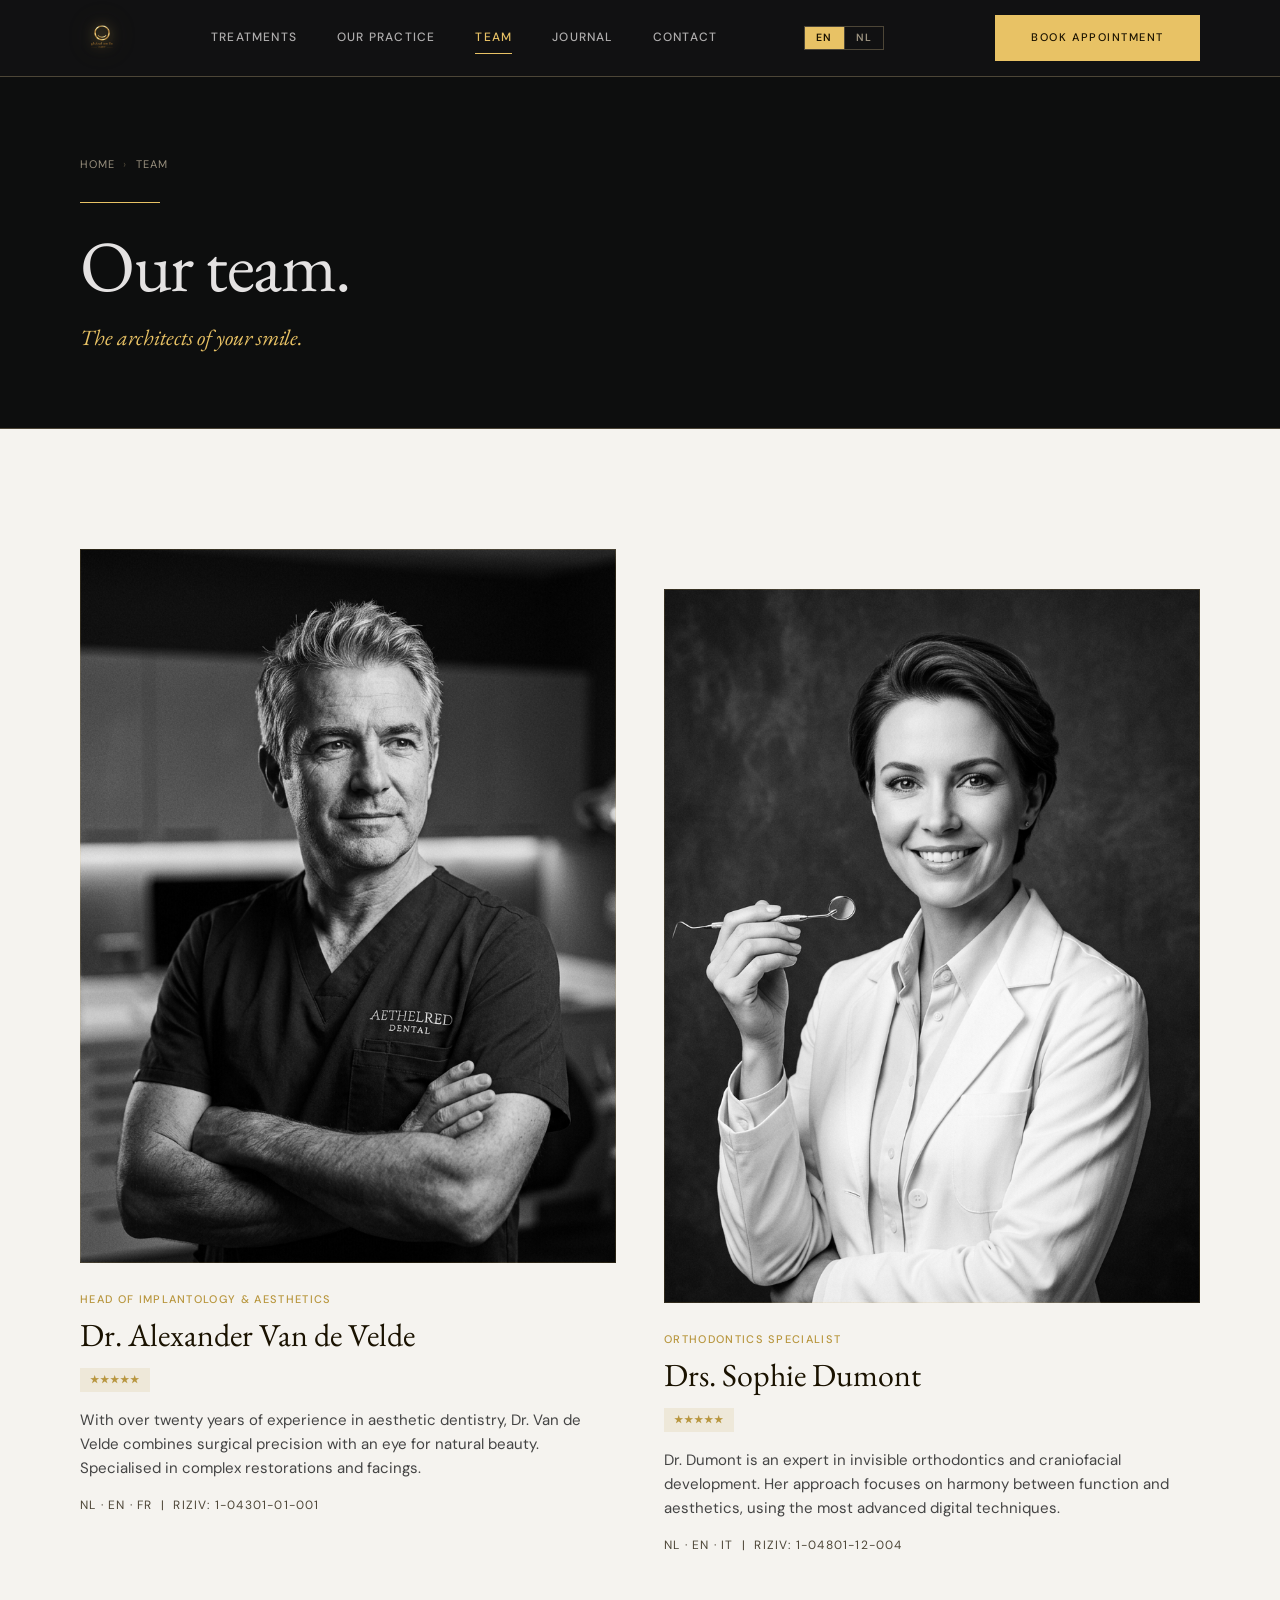
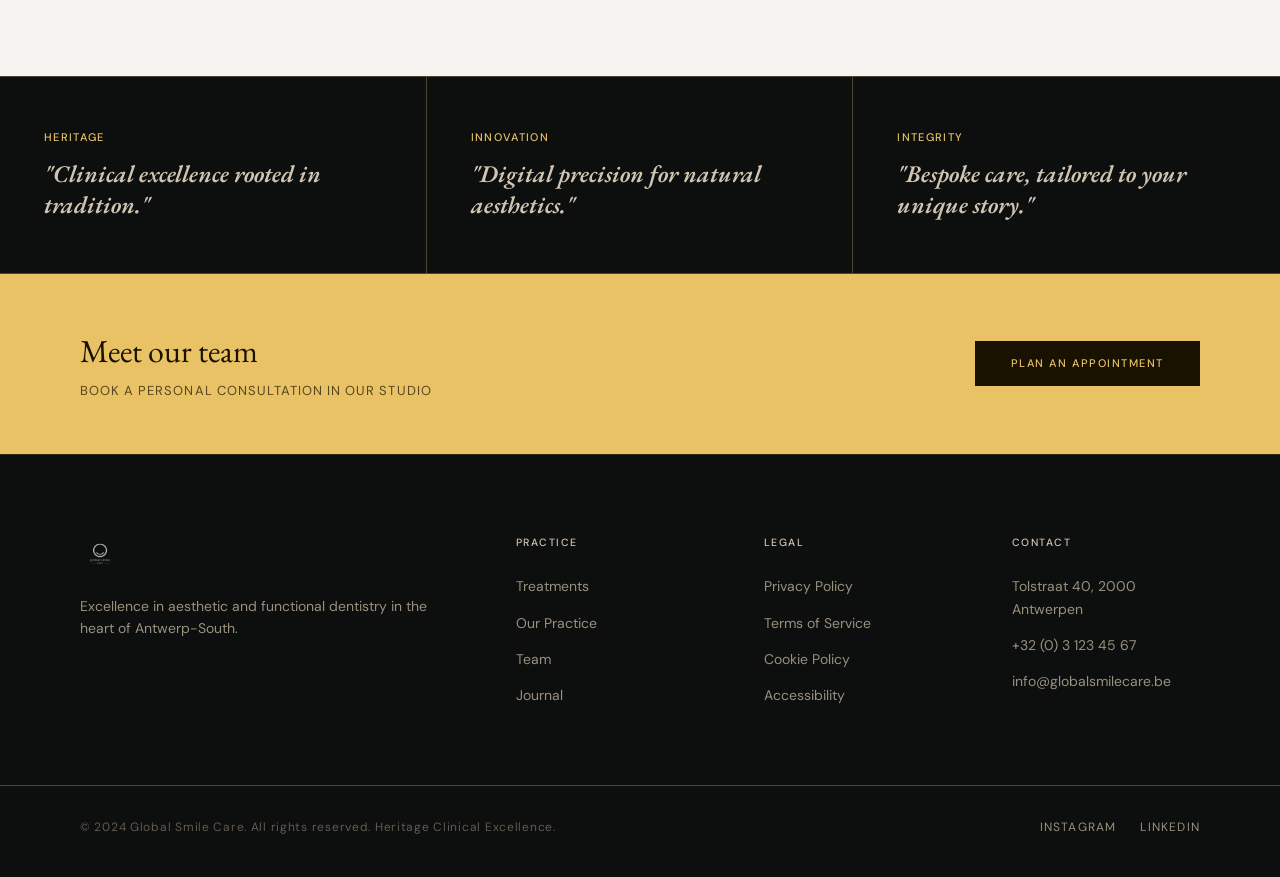
<file: team.html>
<!DOCTYPE html>
<html lang="en">
<head>
  <meta charset="utf-8"/>
  <meta name="viewport" content="width=device-width, initial-scale=1.0"/>
  <title>Our Team | Global Smile Care – Dental Specialists Antwerp</title>
  <meta name="description" content="Meet the team at Global Smile Care: certified specialists in aesthetic dentistry, implantology and orthodontics in Antwerp."/>
  <link rel="stylesheet" href="assets/style.css"/>
  <style>
    .team-grid { display:grid; grid-template-columns:repeat(2,1fr); gap:64px 48px; }
    .values-strip { display:grid; grid-template-columns:repeat(3,1fr); gap:0; background:var(--bg-soft); border-top:1px solid var(--outline-dim); border-bottom:1px solid var(--outline-dim); }
    .value-block { padding:52px 44px; border-right:1px solid var(--outline-dim); }
    .value-block:last-child { border-right:none; }
    .value-block__tag { color:var(--gold); margin-bottom:12px; display:block; }
    .value-block__title { font-family:'EB Garamond',serif; font-size:clamp(18px,2vw,24px); font-weight:600; font-style:italic; line-height:1.3; color:var(--on-muted); }
    @media (max-width:768px) {
      .team-grid { grid-template-columns:1fr; gap:48px; }
      .values-strip { grid-template-columns:1fr; }
      .value-block { border-right:none; border-bottom:1px solid var(--outline-dim); }
      .value-block:last-child { border-bottom:none; }
    }
  </style>
</head>
<body data-page="team">

<nav class="nav">
  <div class="nav__inner">
    <a href="index.html" class="nav__logo"><img src="assets/images/logo.png" alt="Global Smile Care"/></a>
    <div class="nav__links">
      <a href="behandelingen.html" class="nav__link"        data-i18n="nav.treatments">Treatments</a>
      <a href="praktijk.html"      class="nav__link"        data-i18n="nav.practice">Our Practice</a>
      <a href="team.html"          class="nav__link active" data-i18n="nav.team">Team</a>
      <a href="journal.html"       class="nav__link"        data-i18n="nav.journal">Journal</a>
      <a href="contact.html"       class="nav__link"        data-i18n="nav.contact">Contact</a>
    </div>
    <div class="lang-switcher">
      <button class="lang-btn active" data-lang="en">EN</button>
      <button class="lang-btn"        data-lang="nl">NL</button>
    </div>
    <a href="contact.html" class="btn btn-primary nav__cta" data-i18n="nav.cta">Book Appointment</a>
    <button class="nav__hamburger" aria-label="Open menu"><span></span><span></span><span></span></button>
  </div>
  <div class="nav__mobile-menu">
    <a href="behandelingen.html" class="nav__mobile-link" data-i18n="nav.treatments">Treatments</a>
    <a href="praktijk.html"      class="nav__mobile-link" data-i18n="nav.practice">Our Practice</a>
    <a href="team.html"          class="nav__mobile-link" data-i18n="nav.team">Team</a>
    <a href="journal.html"       class="nav__mobile-link" data-i18n="nav.journal">Journal</a>
    <a href="contact.html"       class="nav__mobile-link" data-i18n="nav.contact">Contact</a>
    <div class="lang-switcher" style="width:fit-content;">
      <button class="lang-btn active" data-lang="en">EN</button>
      <button class="lang-btn"        data-lang="nl">NL</button>
    </div>
    <a href="contact.html" class="btn btn-primary" style="justify-content:center; margin-top:8px;" data-i18n="nav.mobile.cta">Book Appointment</a>
  </div>
</nav>

<header style="padding-top:76px; background:var(--bg-soft); border-bottom:1px solid var(--outline-dim);">
  <div class="container" style="padding-top:80px; padding-bottom:72px;">
    <div class="page-hero__breadcrumb">
      <a href="index.html">Home</a><span class="sep">›</span>
      <span data-i18n="tm.breadcrumb">Team</span>
    </div>
    <span class="gold-rule reveal"></span>
    <h1 class="font-display reveal" style="margin-bottom:16px;" data-i18n="tm.hero.title">Our team.</h1>
    <p class="reveal reveal-delay-1" style="color:var(--gold); font-family:'EB Garamond',serif; font-style:italic; font-size:22px; font-weight:400;" data-i18n="tm.hero.sub">The architects of your smile.</p>
  </div>
</header>

<main>
  <section class="section" style="background:#f5f3ef;">
    <div class="container">
      <div class="team-grid">
        <div class="team-card reveal">
          <div class="team-card__img">
            <img src="assets/images/doctor_portrait_male.png" alt="Dr. Alexander Van de Velde"/>
            <div class="team-card__bracket"></div>
          </div>
          <span class="team-card__role font-label" style="color:var(--gold-dim);" data-i18n="tm.dr1.role">Head of Implantology &amp; Aesthetics</span>
          <h2 class="team-card__name font-headline-lg" style="color:#1a1200;" data-i18n="tm.dr1.name">Dr. Alexander Van de Velde</h2>
          <div style="display:flex;gap:8px;margin-bottom:16px;">
            <span style="background:rgba(184,150,62,0.12);color:var(--gold-dim);font-size:10px;letter-spacing:0.1em;padding:4px 10px;text-transform:uppercase;font-weight:600;">★★★★★</span>
          </div>
          <p class="team-card__bio" style="color:#444;" data-i18n="tm.dr1.bio">With over twenty years of experience in aesthetic dentistry, Dr. Van de Velde combines surgical precision with an eye for natural beauty. Specialised in complex restorations and facings.</p>
          <p class="team-card__langs" style="color:var(--outline-dim);"><span data-i18n="tm.dr1.langs">NL · EN · FR</span> &nbsp;|&nbsp; RIZIV: 1-04301-01-001</p>
        </div>
        <div class="team-card reveal reveal-delay-2" style="margin-top:40px;">
          <div class="team-card__img">
            <img src="assets/images/doctor_portrait_female.png" alt="Drs. Sophie Dumont"/>
            <div class="team-card__bracket"></div>
          </div>
          <span class="team-card__role font-label" style="color:var(--gold-dim);" data-i18n="tm.dr2.role">Orthodontics Specialist</span>
          <h2 class="team-card__name font-headline-lg" style="color:#1a1200;" data-i18n="tm.dr2.name">Drs. Sophie Dumont</h2>
          <div style="display:flex;gap:8px;margin-bottom:16px;">
            <span style="background:rgba(184,150,62,0.12);color:var(--gold-dim);font-size:10px;letter-spacing:0.1em;padding:4px 10px;text-transform:uppercase;font-weight:600;">★★★★★</span>
          </div>
          <p class="team-card__bio" style="color:#444;" data-i18n="tm.dr2.bio">Dr. Dumont is an expert in invisible orthodontics and craniofacial development. Her approach focuses on harmony between function and aesthetics, using the most advanced digital techniques.</p>
          <p class="team-card__langs" style="color:var(--outline-dim);"><span data-i18n="tm.dr2.langs">NL · EN · IT</span> &nbsp;|&nbsp; RIZIV: 1-04801-12-004</p>
        </div>
      </div>
    </div>
  </section>

  <div class="values-strip">
    <div class="value-block reveal">
      <span class="value-block__tag font-label" data-i18n="tm.val1.tag">Heritage</span>
      <p class="value-block__title" data-i18n="tm.val1.quote">"Clinical excellence rooted in tradition."</p>
    </div>
    <div class="value-block reveal reveal-delay-2">
      <span class="value-block__tag font-label" data-i18n="tm.val2.tag">Innovation</span>
      <p class="value-block__title" data-i18n="tm.val2.quote">"Digital precision for natural aesthetics."</p>
    </div>
    <div class="value-block reveal reveal-delay-3">
      <span class="value-block__tag font-label" data-i18n="tm.val3.tag">Integrity</span>
      <p class="value-block__title" data-i18n="tm.val3.quote">"Bespoke care, tailored to your unique story."</p>
    </div>
  </div>

  <div class="cta-band">
    <div class="cta-band__inner">
      <div>
        <div class="cta-band__title" data-i18n="tm.cta.title">Meet our team</div>
        <div class="cta-band__sub"   data-i18n="tm.cta.sub">Book a personal consultation in our studio</div>
      </div>
      <a href="contact.html" class="btn btn-primary" data-i18n="tm.cta.btn">Plan an Appointment</a>
    </div>
  </div>
</main>

<footer class="footer">
  <div class="footer__grid">
    <div>
      <div class="footer__logo"><img src="assets/images/logo.png" alt="Global Smile Care"/></div>
      <p class="footer__tagline" data-i18n="footer.tagline">Excellence in aesthetic and functional dentistry.</p>
    </div>
    <div>
      <div class="footer__col-title" data-i18n="footer.col1">Practice</div>
      <a href="behandelingen.html" class="footer__link" data-i18n="footer.link.treatments">Treatments</a>
      <a href="praktijk.html"      class="footer__link" data-i18n="footer.link.practice">Our Practice</a>
      <a href="team.html"          class="footer__link" data-i18n="footer.link.team">Team</a>
      <a href="journal.html"       class="footer__link" data-i18n="footer.link.journal">Journal</a>
    </div>
    <div>
      <div class="footer__col-title" data-i18n="footer.col2">Legal</div>
      <a href="#" class="footer__link" data-i18n="footer.link.privacy">Privacy Policy</a>
      <a href="#" class="footer__link" data-i18n="footer.link.terms">Terms of Service</a>
      <a href="#" class="footer__link" data-i18n="footer.link.cookies">Cookie Policy</a>
      <a href="#" class="footer__link" data-i18n="footer.link.access">Accessibility</a>
    </div>
    <div>
      <div class="footer__col-title" data-i18n="footer.col3">Contact</div>
      <p class="footer__link" style="cursor:default;">Tolstraat 40, 2000 Antwerpen</p>
      <a href="tel:+3231234567"            class="footer__link">+32 (0) 3 123 45 67</a>
      <a href="mailto:info@globalsmilecare.be" class="footer__link">info@globalsmilecare.be</a>
    </div>
  </div>
  <div class="footer__bottom">
    <p class="footer__copy" data-i18n="footer.copy">© 2024 Global Smile Care. All rights reserved.</p>
    <div class="footer__socials">
      <a href="#" class="footer__social">Instagram</a>
      <a href="#" class="footer__social">LinkedIn</a>
    </div>
  </div>
</footer>

<script src="assets/translations.js"></script>
<script src="assets/main.js"></script>
</body>
</html>
</file>
<file: assets/style.css>
/* ============================================================
   GLOBAL SMILE CARE — Heritage Clinical Excellence
   Design System CSS
   ============================================================ */

@import url('https://fonts.googleapis.com/css2?family=EB+Garamond:ital,wght@0,300;0,400;0,500;0,600;1,300;1,400;1,600&family=DM+Sans:ital,opsz,wght@0,9..40,300;0,9..40,400;0,9..40,500;1,9..40,300&display=swap');

/* ── Tokens ──────────────────────────────────────────────── */
:root {
  --bg:          #131314;
  --bg-soft:     #0d0e0e;
  --surface:     #1b1c1c;
  --surface-mid: #1f2020;
  --surface-hi:  #292a2a;
  --surface-top: #343535;
  --on-bg:       #e4e2e2;
  --on-muted:    #d0c5b2;
  --outline:     #99907e;
  --outline-dim: #4d4637;
  --gold:        #e8c265;
  --gold-dim:    #b8963e;
  --gold-light:  #f5d98a;
  --white:       #ffffff;
  --container:   1280px;
  --pad-x:       80px;
  --pad-x-sm:    24px;
  --section-y:   120px;
  --gap:         32px;
}

/* ── Reset ───────────────────────────────────────────────── */
*, *::before, *::after { box-sizing: border-box; margin: 0; padding: 0; }

html { scroll-behavior: smooth; }

body {
  background-color: var(--bg);
  color: var(--on-bg);
  font-family: 'DM Sans', sans-serif;
  font-size: 16px;
  line-height: 1.6;
  font-weight: 400;
  -webkit-font-smoothing: antialiased;
  overflow-x: hidden;
}

img { display: block; max-width: 100%; }
a  { text-decoration: none; color: inherit; }
ul { list-style: none; }
address { font-style: normal; }

/* ── Typography ──────────────────────────────────────────── */
.font-display {
  font-family: 'EB Garamond', serif;
  font-size: clamp(48px, 6vw, 72px);
  font-weight: 300;
  line-height: 1.08;
  letter-spacing: -0.02em;
}
.font-headline-xl {
  font-family: 'EB Garamond', serif;
  font-size: clamp(32px, 3.5vw, 48px);
  font-weight: 400;
  line-height: 1.2;
}
.font-headline-lg {
  font-family: 'EB Garamond', serif;
  font-size: clamp(24px, 2.5vw, 32px);
  font-weight: 400;
  line-height: 1.3;
}
.font-headline-md {
  font-family: 'EB Garamond', serif;
  font-size: clamp(20px, 2vw, 26px);
  font-weight: 600;
  line-height: 1.35;
}
.font-body-lg  { font-size: 18px; font-weight: 300; line-height: 1.7; }
.font-body-md  { font-size: 16px; font-weight: 400; line-height: 1.65; }
.font-label    {
  font-family: 'DM Sans', sans-serif;
  font-size: 11px;
  font-weight: 500;
  letter-spacing: 0.12em;
  text-transform: uppercase;
}
.font-label-lg {
  font-family: 'DM Sans', sans-serif;
  font-size: 13px;
  font-weight: 500;
  letter-spacing: 0.1em;
  text-transform: uppercase;
}
.text-gold      { color: var(--gold); }
.text-muted     { color: var(--on-muted); }
.text-dim       { color: rgba(212,207,200,0.55); }
.italic         { font-style: italic; }

/* ── Layout ──────────────────────────────────────────────── */
.container {
  max-width: var(--container);
  margin: 0 auto;
  padding: 0 var(--pad-x);
}
.section { padding: var(--section-y) 0; }
.section--dark  { background: var(--bg-soft); }
.section--mid   { background: var(--surface-mid); }

/* ── Gold Accents ────────────────────────────────────────── */
.gold-rule {
  display: block;
  width: 80px;
  height: 1px;
  background: var(--gold);
  margin-bottom: 24px;
}
.gold-rule--center { margin-left: auto; margin-right: auto; }

.bracket-frame {
  position: relative;
}
.bracket-frame::before {
  content: '';
  position: absolute;
  top: -12px; left: -12px;
  width: 28px; height: 28px;
  border-top: 2px solid var(--gold);
  border-left: 2px solid var(--gold);
  pointer-events: none;
  z-index: 2;
}
.bracket-frame::after {
  content: '';
  position: absolute;
  bottom: -12px; right: -12px;
  width: 28px; height: 28px;
  border-bottom: 2px solid var(--gold);
  border-right: 2px solid var(--gold);
  pointer-events: none;
  z-index: 2;
}

.watermark {
  font-family: 'EB Garamond', serif;
  font-size: 22vw;
  font-weight: 300;
  color: var(--gold);
  opacity: 0.035;
  user-select: none;
  pointer-events: none;
  position: absolute;
  line-height: 1;
}

/* ── Buttons ─────────────────────────────────────────────── */
.btn {
  display: inline-flex;
  align-items: center;
  gap: 10px;
  padding: 14px 36px;
  font-family: 'DM Sans', sans-serif;
  font-size: 11px;
  font-weight: 500;
  letter-spacing: 0.14em;
  text-transform: uppercase;
  cursor: pointer;
  border: none;
  transition: all 0.35s ease;
  white-space: nowrap;
}
.btn-primary {
  background: var(--gold);
  color: #1a1200;
}
.btn-primary:hover {
  background: var(--gold-light);
  transform: translateY(-1px);
}
.btn-ghost {
  background: transparent;
  color: var(--gold);
  border: 1px solid var(--gold);
}
.btn-ghost:hover {
  background: var(--gold);
  color: #1a1200;
}
.btn-text {
  background: transparent;
  color: var(--gold);
  padding: 0;
  border-bottom: 1px solid rgba(232,194,101,0.3);
  padding-bottom: 4px;
}
.btn-text:hover {
  border-bottom-color: var(--gold);
}
.btn-icon::after {
  content: '→';
  transition: transform 0.3s ease;
}
.btn-icon:hover::after {
  transform: translateX(5px);
}

/* ── Navigation ──────────────────────────────────────────── */
.nav {
  position: fixed;
  top: 0;
  width: 100%;
  z-index: 100;
  background: rgba(19,19,20,0.88);
  backdrop-filter: blur(16px);
  -webkit-backdrop-filter: blur(16px);
  border-bottom: 1px solid var(--outline-dim);
  transition: background 0.3s ease;
}
.nav__inner {
  display: flex;
  align-items: center;
  justify-content: space-between;
  height: 76px;
  max-width: var(--container);
  margin: 0 auto;
  padding: 0 var(--pad-x);
}
/* ── Nav Logo — Golden Shine ──────────────────────────────── */
@keyframes logo-glow-pulse {
  0%   { filter: drop-shadow(0 0 6px rgba(232,194,101,0.55)) drop-shadow(0 0 14px rgba(232,194,101,0.25)) brightness(1.05); }
  50%  { filter: drop-shadow(0 0 14px rgba(245,217,138,0.85)) drop-shadow(0 0 28px rgba(232,194,101,0.45)) brightness(1.18); }
  100% { filter: drop-shadow(0 0 6px rgba(232,194,101,0.55)) drop-shadow(0 0 14px rgba(232,194,101,0.25)) brightness(1.05); }
}
@keyframes logo-shimmer-ring {
  0%   { box-shadow: 0 0 0 0px rgba(232,194,101,0.5); opacity:1; }
  100% { box-shadow: 0 0 0 22px rgba(232,194,101,0); opacity:0; }
}
@keyframes logo-click-burst {
  0%   { transform: scale(1);    filter: drop-shadow(0 0 6px rgba(232,194,101,0.6)) brightness(1.1); }
  25%  { transform: scale(1.22); filter: drop-shadow(0 0 32px rgba(245,217,138,1))  brightness(1.5);  }
  60%  { transform: scale(0.94); filter: drop-shadow(0 0 18px rgba(232,194,101,0.8)) brightness(1.2);  }
  100% { transform: scale(1);    filter: drop-shadow(0 0 8px rgba(232,194,101,0.6))  brightness(1.1);  }
}
@keyframes logo-spin-shine {
  0%   { transform: rotate(0deg)   scale(1.0); opacity:0.6; }
  50%  { transform: rotate(180deg) scale(1.5); opacity:0;   }
  100% { transform: rotate(360deg) scale(1.0); opacity:0;   }
}

.nav__logo {
  position: relative;
  display: flex;
  align-items: center;
}
.nav__logo::before {
  content: '';
  position: absolute;
  inset: -8px;
  border-radius: 50%;
  pointer-events: none;
  animation: logo-shimmer-ring 2.4s ease-out infinite;
}
.nav__logo img {
  height: 44px;
  width: auto;
  cursor: pointer;
  /* Golden — remove white filter, use golden tint */
  filter: drop-shadow(0 0 6px rgba(232,194,101,0.55)) drop-shadow(0 0 14px rgba(232,194,101,0.25)) brightness(1.05);
  animation: logo-glow-pulse 2.4s ease-in-out infinite;
  transition: transform 0.15s ease;
  will-change: filter, transform;
}
.nav__logo img:hover {
  transform: scale(1.07);
}
.nav__logo img.logo-clicked {
  animation: logo-click-burst 0.55s cubic-bezier(0.36,0.07,0.19,0.97) forwards;
}

.nav__links {
  display: flex;
  align-items: center;
  gap: 40px;
}
.nav__link {
  font-family: 'DM Sans', sans-serif;
  font-size: 12px;
  font-weight: 500;
  letter-spacing: 0.1em;
  text-transform: uppercase;
  color: rgba(228,226,226,0.75);
  transition: color 0.25s ease;
  position: relative;
}
.nav__link:hover,
.nav__link.active {
  color: var(--gold);
}
.nav__link.active::after {
  content: '';
  position: absolute;
  bottom: -6px;
  left: 0;
  width: 100%;
  height: 1px;
  background: var(--gold);
}
.nav__cta { margin-left: 20px; }

/* Mobile nav */
.nav__hamburger {
  display: none;
  flex-direction: column;
  gap: 5px;
  background: none;
  border: none;
  cursor: pointer;
  padding: 4px;
}
.nav__hamburger span {
  display: block;
  width: 24px;
  height: 1.5px;
  background: var(--gold);
  transition: all 0.3s ease;
}
.nav__hamburger.open span:nth-child(1) { transform: translateY(6.5px) rotate(45deg); }
.nav__hamburger.open span:nth-child(2) { opacity: 0; }
.nav__hamburger.open span:nth-child(3) { transform: translateY(-6.5px) rotate(-45deg); }

.nav__mobile-menu {
  display: none;
  flex-direction: column;
  background: var(--bg-soft);
  border-top: 1px solid var(--outline-dim);
  padding: 32px var(--pad-x-sm);
  gap: 28px;
}
.nav__mobile-menu.open { display: flex; }
.nav__mobile-link {
  font-family: 'DM Sans', sans-serif;
  font-size: 13px;
  font-weight: 500;
  letter-spacing: 0.1em;
  text-transform: uppercase;
  color: var(--on-muted);
  transition: color 0.25s;
}
.nav__mobile-link:hover { color: var(--gold); }

/* ── Hero ────────────────────────────────────────────────── */
.hero {
  position: relative;
  height: 100svh;
  min-height: 620px;
  display: flex;
  align-items: center;
  overflow: hidden;
  padding-top: 76px;
}
.hero__bg {
  position: absolute;
  inset: 0;
  z-index: 0;
}
.hero__bg img {
  width: 100%;
  height: 100%;
  object-fit: cover;
  object-position: center top;
  filter: grayscale(1) brightness(0.45);
}
.hero__bg::after {
  content: '';
  position: absolute;
  inset: 0;
  background: linear-gradient(90deg, rgba(13,14,14,0.92) 0%, rgba(13,14,14,0.6) 55%, rgba(13,14,14,0.15) 100%);
}
.hero__content {
  position: relative;
  z-index: 1;
  max-width: var(--container);
  margin: 0 auto;
  padding: 0 var(--pad-x);
  display: flex;
  flex-direction: column;
  max-width: 680px;
  width: 100%;
}
.hero__eyebrow {
  color: var(--gold);
  font-family: 'EB Garamond', serif;
  font-style: italic;
  font-size: 18px;
  font-weight: 400;
  margin-bottom: 20px;
  display: block;
}
.hero__title {
  margin-bottom: 28px;
}
.hero__sub {
  color: var(--on-muted);
  font-size: 17px;
  font-weight: 300;
  line-height: 1.65;
  max-width: 520px;
  margin-bottom: 44px;
}
.hero__actions {
  display: flex;
  gap: 16px;
  flex-wrap: wrap;
}

/* ── Trust Bar ───────────────────────────────────────────── */
.trust-bar {
  background: var(--surface);
  border-top: 1px solid var(--outline-dim);
  border-bottom: 1px solid var(--outline-dim);
}
.trust-bar__inner {
  max-width: var(--container);
  margin: 0 auto;
  padding: 0 var(--pad-x);
  display: flex;
  flex-wrap: wrap;
}
.trust-bar__item {
  flex: 1;
  min-width: 140px;
  padding: 22px 16px;
  text-align: center;
  border-right: 1px solid var(--outline-dim);
  font-family: 'DM Sans', sans-serif;
  font-size: 10.5px;
  font-weight: 500;
  letter-spacing: 0.13em;
  text-transform: uppercase;
  color: var(--outline);
  transition: color 0.3s;
}
.trust-bar__item:last-child { border-right: none; }
.trust-bar__item:hover { color: var(--gold); }

/* ── Cards ───────────────────────────────────────────────── */
.treatment-card {
  background: #191a1a;
  border-top: 2px solid var(--gold);
  padding: 44px 36px;
  display: flex;
  flex-direction: column;
  transition: background 0.4s ease, transform 0.3s ease;
}
.treatment-card:hover {
  background: var(--surface-hi);
  transform: translateY(-4px);
}
.treatment-card__icon {
  width: 40px;
  height: 40px;
  margin-bottom: 28px;
  color: var(--gold);
}
.treatment-card__icon svg { width: 100%; height: 100%; fill: none; stroke: currentColor; stroke-width: 1.5; }
.treatment-card__title { margin-bottom: 16px; }
.treatment-card__body { color: var(--on-muted); flex-grow: 1; margin-bottom: 32px; font-size: 15px; }
.treatment-card__link {
  display: flex;
  align-items: center;
  gap: 8px;
  color: var(--gold);
  font-size: 11px;
  font-weight: 500;
  letter-spacing: 0.12em;
  text-transform: uppercase;
  transition: gap 0.3s;
}
.treatment-card:hover .treatment-card__link { gap: 14px; }

/* Journal cards */
.journal-card { cursor: pointer; }
.journal-card__img {
  overflow: hidden;
  aspect-ratio: 16/9;
  margin-bottom: 24px;
}
.journal-card__img img {
  width: 100%;
  height: 100%;
  object-fit: cover;
  filter: grayscale(1);
  transition: transform 0.9s ease, filter 0.6s ease;
}
.journal-card:hover .journal-card__img img {
  transform: scale(1.04);
  filter: grayscale(0.3);
}
.journal-card__cat {
  color: var(--gold);
  margin-bottom: 10px;
  display: block;
}
.journal-card__title { margin-bottom: 12px; transition: color 0.25s; }
.journal-card:hover .journal-card__title { color: var(--gold); }
.journal-card__body { color: rgba(208,197,178,0.7); font-size: 15px; }

/* Team cards */
.team-card { display: flex; flex-direction: column; }
.team-card__img {
  position: relative;
  overflow: hidden;
  margin-bottom: 28px;
}
.team-card__img img {
  width: 100%;
  aspect-ratio: 3/4;
  object-fit: cover;
  filter: grayscale(1);
  transition: filter 0.7s ease;
}
.team-card:hover .team-card__img img { filter: grayscale(0.2); }
.team-card__bracket {
  position: absolute;
  inset: 0;
  border: 1px solid rgba(232,194,101,0.15);
  pointer-events: none;
}
.team-card__role { color: var(--gold); margin-bottom: 6px; display: block; }
.team-card__name { margin-bottom: 12px; }
.team-card__bio  { color: var(--on-muted); font-size: 15px; line-height: 1.6; margin-bottom: 16px; }
.team-card__langs { color: var(--outline); font-size: 12px; letter-spacing: 0.1em; }

/* ── Grids ───────────────────────────────────────────────── */
.grid-2 { display: grid; grid-template-columns: repeat(2, 1fr); gap: var(--gap); }
.grid-3 { display: grid; grid-template-columns: repeat(3, 1fr); gap: var(--gap); }
.grid-4 { display: grid; grid-template-columns: repeat(4, 1fr); gap: var(--gap); }

.split {
  display: grid;
  grid-template-columns: 1fr 1fr;
  gap: 80px;
  align-items: center;
}
.split--7-5 { grid-template-columns: 7fr 5fr; }
.split--5-7 { grid-template-columns: 5fr 7fr; }

/* ── Stats Row ───────────────────────────────────────────── */
.stats-row {
  display: grid;
  grid-template-columns: repeat(3, 1fr);
  border-top: 1px solid var(--outline-dim);
  border-bottom: 1px solid var(--outline-dim);
  margin: 52px 0;
}
.stats-row__item {
  padding: 28px 0;
  border-right: 1px solid var(--outline-dim);
  text-align: center;
}
.stats-row__item:last-child { border-right: none; }
.stats-row__num { display: block; color: var(--gold); font-size: 28px; font-family: 'EB Garamond', serif; font-weight: 400; margin-bottom: 4px; }
.stats-row__label { font-size: 10.5px; letter-spacing: 0.12em; text-transform: uppercase; color: var(--outline); }

/* ── Process Steps ───────────────────────────────────────── */
.process-steps {
  display: grid;
  grid-template-columns: repeat(4, 1fr);
  gap: 0;
}
.process-step {
  padding: 36px 28px;
  border-right: 1px solid var(--outline-dim);
  position: relative;
}
.process-step:last-child { border-right: none; }
.process-step__num {
  display: block;
  color: var(--gold);
  font-family: 'EB Garamond', serif;
  font-size: 42px;
  font-weight: 300;
  line-height: 1;
  margin-bottom: 16px;
  opacity: 0.6;
}
.process-step__title { margin-bottom: 10px; font-size: 16px; font-weight: 600; }
.process-step__body  { font-size: 14px; color: var(--on-muted); line-height: 1.6; }

/* ── FAQ ─────────────────────────────────────────────────── */
.faq-item {
  border-bottom: 1px solid var(--outline-dim);
}
.faq-toggle {
  width: 100%;
  display: flex;
  justify-content: space-between;
  align-items: center;
  padding: 22px 0;
  background: none;
  border: none;
  cursor: pointer;
  color: var(--on-bg);
  text-align: left;
  gap: 16px;
}
.faq-toggle__q {
  font-family: 'EB Garamond', serif;
  font-size: 20px;
  font-weight: 400;
  line-height: 1.3;
}
.faq-toggle__icon {
  flex-shrink: 0;
  width: 24px;
  height: 24px;
  border: 1px solid var(--outline);
  display: flex;
  align-items: center;
  justify-content: center;
  color: var(--gold);
  font-size: 18px;
  transition: transform 0.3s, background 0.3s;
}
.faq-item.open .faq-toggle__icon { transform: rotate(45deg); background: var(--gold); color: #1a1200; }
.faq-body {
  max-height: 0;
  overflow: hidden;
  transition: max-height 0.4s ease, padding 0.3s;
}
.faq-body p {
  padding-bottom: 24px;
  color: var(--on-muted);
  font-size: 15px;
  line-height: 1.7;
}
.faq-item.open .faq-body { max-height: 400px; }

/* ── CTA Band ────────────────────────────────────────────── */
.cta-band {
  background: var(--gold);
  padding: 52px 0;
}
.cta-band__inner {
  max-width: var(--container);
  margin: 0 auto;
  padding: 0 var(--pad-x);
  display: flex;
  align-items: center;
  justify-content: space-between;
  gap: 32px;
  flex-wrap: wrap;
}
.cta-band__title { font-family: 'EB Garamond', serif; font-size: clamp(22px, 2.5vw, 32px); font-weight: 400; color: #1a1200; }
.cta-band__sub   { font-size: 13px; color: rgba(26,18,0,0.7); letter-spacing: 0.08em; text-transform: uppercase; margin-top: 4px; }
.cta-band .btn-primary {
  background: #1a1200;
  color: var(--gold);
  flex-shrink: 0;
}
.cta-band .btn-primary:hover { background: #000; }

/* ── Map placeholder ─────────────────────────────────────── */
.map-placeholder {
  background: var(--surface);
  border: 1px solid var(--outline-dim);
  height: 440px;
  display: flex;
  align-items: center;
  justify-content: center;
  position: relative;
  overflow: hidden;
}
.map-grid {
  position: absolute;
  inset: 0;
  background-image:
    linear-gradient(rgba(232,194,101,0.05) 1px, transparent 1px),
    linear-gradient(90deg, rgba(232,194,101,0.05) 1px, transparent 1px);
  background-size: 40px 40px;
}
.map-pin {
  position: relative;
  z-index: 1;
  text-align: center;
}
.map-pin__icon {
  width: 56px;
  height: 56px;
  background: var(--gold);
  display: flex;
  align-items: center;
  justify-content: center;
  margin: 0 auto 16px;
  color: #1a1200;
  font-size: 26px;
}
.map-pin__label { font-size: 11px; letter-spacing: 0.14em; text-transform: uppercase; color: var(--on-muted); }
.map-badge {
  position: absolute;
  bottom: 20px;
  right: 20px;
  background: var(--gold);
  color: #1a1200;
  font-size: 10px;
  font-weight: 600;
  letter-spacing: 0.1em;
  padding: 8px 16px;
  text-transform: uppercase;
}

/* ── Contact Form ────────────────────────────────────────── */
.form-group { margin-bottom: 32px; }
.form-label {
  display: block;
  font-size: 11px;
  font-weight: 500;
  letter-spacing: 0.12em;
  text-transform: uppercase;
  color: var(--gold);
  margin-bottom: 10px;
}
.form-input,
.form-textarea,
.form-select {
  width: 100%;
  background: transparent;
  border: none;
  border-bottom: 1px solid var(--outline-dim);
  color: var(--on-bg);
  font-family: 'DM Sans', sans-serif;
  font-size: 16px;
  font-weight: 300;
  padding: 12px 0;
  outline: none;
  transition: border-color 0.3s;
}
.form-input:focus,
.form-textarea:focus,
.form-select:focus { border-bottom-color: var(--gold); }
.form-input::placeholder,
.form-textarea::placeholder { color: var(--outline); }
.form-textarea { resize: none; height: 120px; }
.form-select { cursor: pointer; appearance: none; -webkit-appearance: none; }

/* ── Footer ──────────────────────────────────────────────── */
.footer {
  background: var(--bg-soft);
  border-top: 1px solid rgba(232,194,101,0.15);
  padding: 80px 0 40px;
}
.footer__grid {
  max-width: var(--container);
  margin: 0 auto;
  padding: 0 var(--pad-x);
  display: grid;
  grid-template-columns: 2fr 1fr 1fr 1fr;
  gap: 60px;
}
.footer__logo img {
  height: 40px;
  width: auto;
  filter: brightness(0) invert(1);
  opacity: 0.7;
  margin-bottom: 20px;
}
.footer__tagline { color: var(--outline); font-size: 14px; line-height: 1.6; }
.footer__col-title {
  font-size: 10.5px;
  font-weight: 500;
  letter-spacing: 0.14em;
  text-transform: uppercase;
  color: var(--on-muted);
  margin-bottom: 24px;
}
.footer__link {
  display: block;
  color: var(--outline);
  font-size: 14px;
  margin-bottom: 14px;
  transition: color 0.25s;
}
.footer__link:hover { color: var(--gold); }
.footer__bottom {
  max-width: var(--container);
  margin: 0 auto;
  padding: 32px var(--pad-x) 0;
  border-top: 1px solid var(--outline-dim);
  margin-top: 64px;
  display: flex;
  justify-content: space-between;
  align-items: center;
  flex-wrap: wrap;
  gap: 16px;
}
.footer__copy { color: rgba(153,144,126,0.6); font-size: 12px; letter-spacing: 0.06em; }
.footer__socials { display: flex; gap: 24px; }
.footer__social { color: var(--outline); font-size: 12px; letter-spacing: 0.1em; text-transform: uppercase; transition: color 0.25s; }
.footer__social:hover { color: var(--gold); }

/* ── Language Switcher ───────────────────────────────────── */
.lang-switcher {
  display: flex;
  align-items: center;
  gap: 0;
  border: 1px solid var(--outline-dim);
  overflow: hidden;
  margin-right: 4px;
}
.lang-btn {
  background: transparent;
  border: none;
  color: var(--outline);
  font-family: 'DM Sans', sans-serif;
  font-size: 10.5px;
  font-weight: 600;
  letter-spacing: 0.12em;
  text-transform: uppercase;
  padding: 6px 11px;
  cursor: pointer;
  transition: background 0.2s, color 0.2s;
  line-height: 1;
}
.lang-btn:first-child { border-right: 1px solid var(--outline-dim); }
.lang-btn.active {
  background: var(--gold);
  color: #1a1200;
}
.lang-btn:not(.active):hover {
  color: var(--gold);
}

/* ── Page Hero (inner pages) ─────────────────────────────── */
.page-hero {
  padding-top: 76px;
  position: relative;
  overflow: hidden;
}
.page-hero__bg {
  position: absolute;
  inset: 0;
  z-index: 0;
}
.page-hero__bg img {
  width: 100%;
  height: 100%;
  object-fit: cover;
  filter: grayscale(1) brightness(0.3);
}
.page-hero__bg::after {
  content: '';
  position: absolute;
  inset: 0;
  background: linear-gradient(180deg, rgba(13,14,14,0.5) 0%, rgba(13,14,14,0.85) 100%);
}
.page-hero__content {
  position: relative;
  z-index: 1;
  max-width: var(--container);
  margin: 0 auto;
  padding: 88px var(--pad-x) 88px;
}
.page-hero__breadcrumb {
  display: flex;
  align-items: center;
  gap: 8px;
  font-size: 11px;
  letter-spacing: 0.1em;
  text-transform: uppercase;
  color: var(--outline);
  margin-bottom: 28px;
}
.page-hero__breadcrumb a { color: var(--outline); transition: color 0.25s; }
.page-hero__breadcrumb a:hover { color: var(--gold); }
.page-hero__breadcrumb span.sep { color: var(--outline-dim); }
.page-hero__title { margin-bottom: 20px; }
.page-hero__sub { color: var(--on-muted); font-size: 17px; font-weight: 300; max-width: 560px; line-height: 1.6; }

/* ── Scroll animations ───────────────────────────────────── */
.reveal {
  opacity: 0;
  transform: translateY(28px);
  transition: opacity 0.75s ease, transform 0.75s ease;
}
.reveal.visible { opacity: 1; transform: none; }
.reveal-delay-1 { transition-delay: 0.1s; }
.reveal-delay-2 { transition-delay: 0.2s; }
.reveal-delay-3 { transition-delay: 0.3s; }
.reveal-delay-4 { transition-delay: 0.4s; }

/* ── Responsive ──────────────────────────────────────────── */
@media (max-width: 1024px) {
  :root { --pad-x: 48px; }
  .split { gap: 52px; }
}

@media (max-width: 768px) {
  :root { --pad-x: var(--pad-x-sm); --section-y: 72px; }

  .nav__links,
  .nav__cta { display: none; }
  .nav__hamburger { display: flex; }

  .font-display { font-size: clamp(36px, 11vw, 52px); }

  .grid-2,
  .grid-3,
  .grid-4  { grid-template-columns: 1fr; }

  .split,
  .split--7-5,
  .split--5-7 { grid-template-columns: 1fr; gap: 40px; }

  .split--5-7 > :first-child { order: 2; }
  .split--5-7 > :last-child  { order: 1; }

  .process-steps { grid-template-columns: 1fr 1fr; }

  .trust-bar__item { flex: 0 0 50%; border-right: none; border-bottom: 1px solid var(--outline-dim); }
  .trust-bar__item:last-child { border-bottom: none; }

  .footer__grid { grid-template-columns: 1fr 1fr; gap: 40px; }
  .footer__grid > :first-child { grid-column: 1 / -1; }

  .cta-band__inner { flex-direction: column; text-align: center; }

  .stats-row { grid-template-columns: 1fr 1fr; }
  .stats-row__item:nth-child(2n) { border-right: none; }

  .hero__content { max-width: 100%; }
  .hero__actions { flex-direction: column; }
  .hero__actions .btn { justify-content: center; }
}

@media (max-width: 480px) {
  .process-steps { grid-template-columns: 1fr; }
  .footer__grid  { grid-template-columns: 1fr; }
  .stats-row     { grid-template-columns: 1fr; }
  .stats-row__item { border-right: none; border-bottom: 1px solid var(--outline-dim); }
}
</file>
